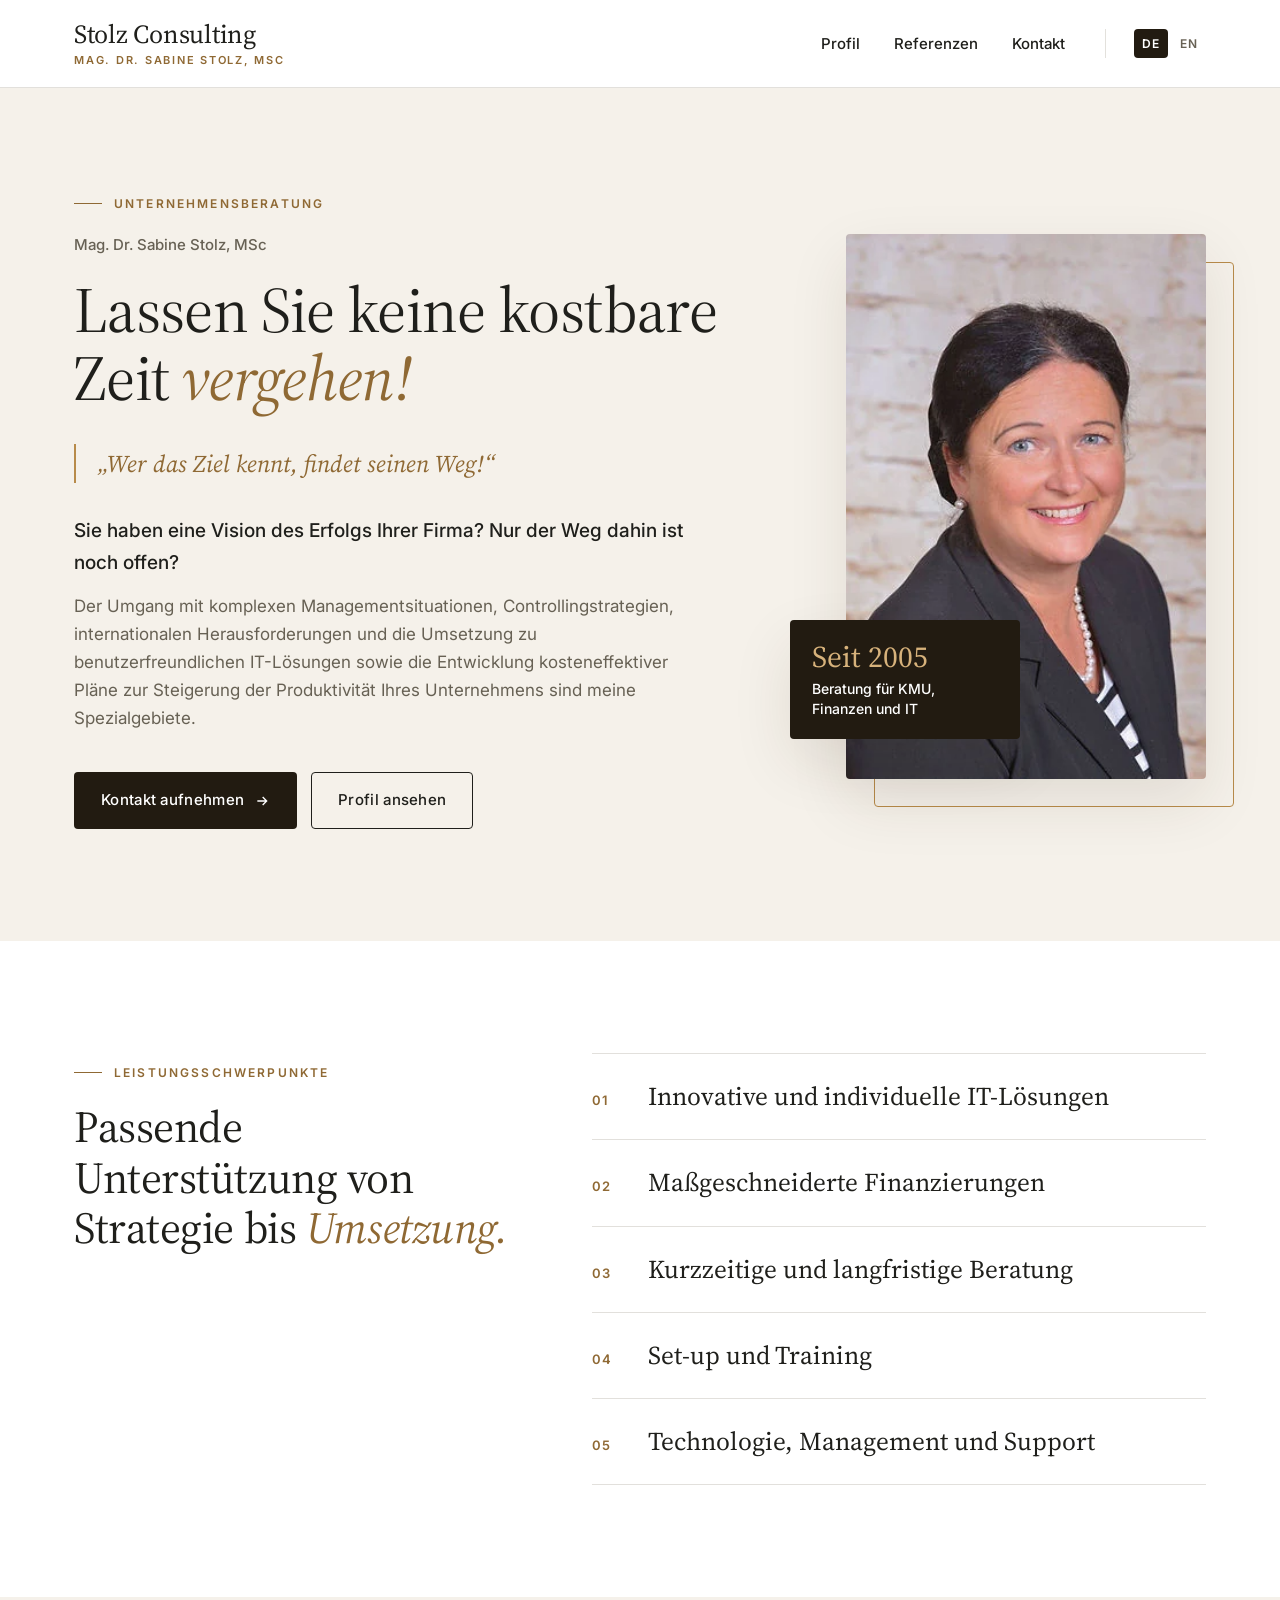
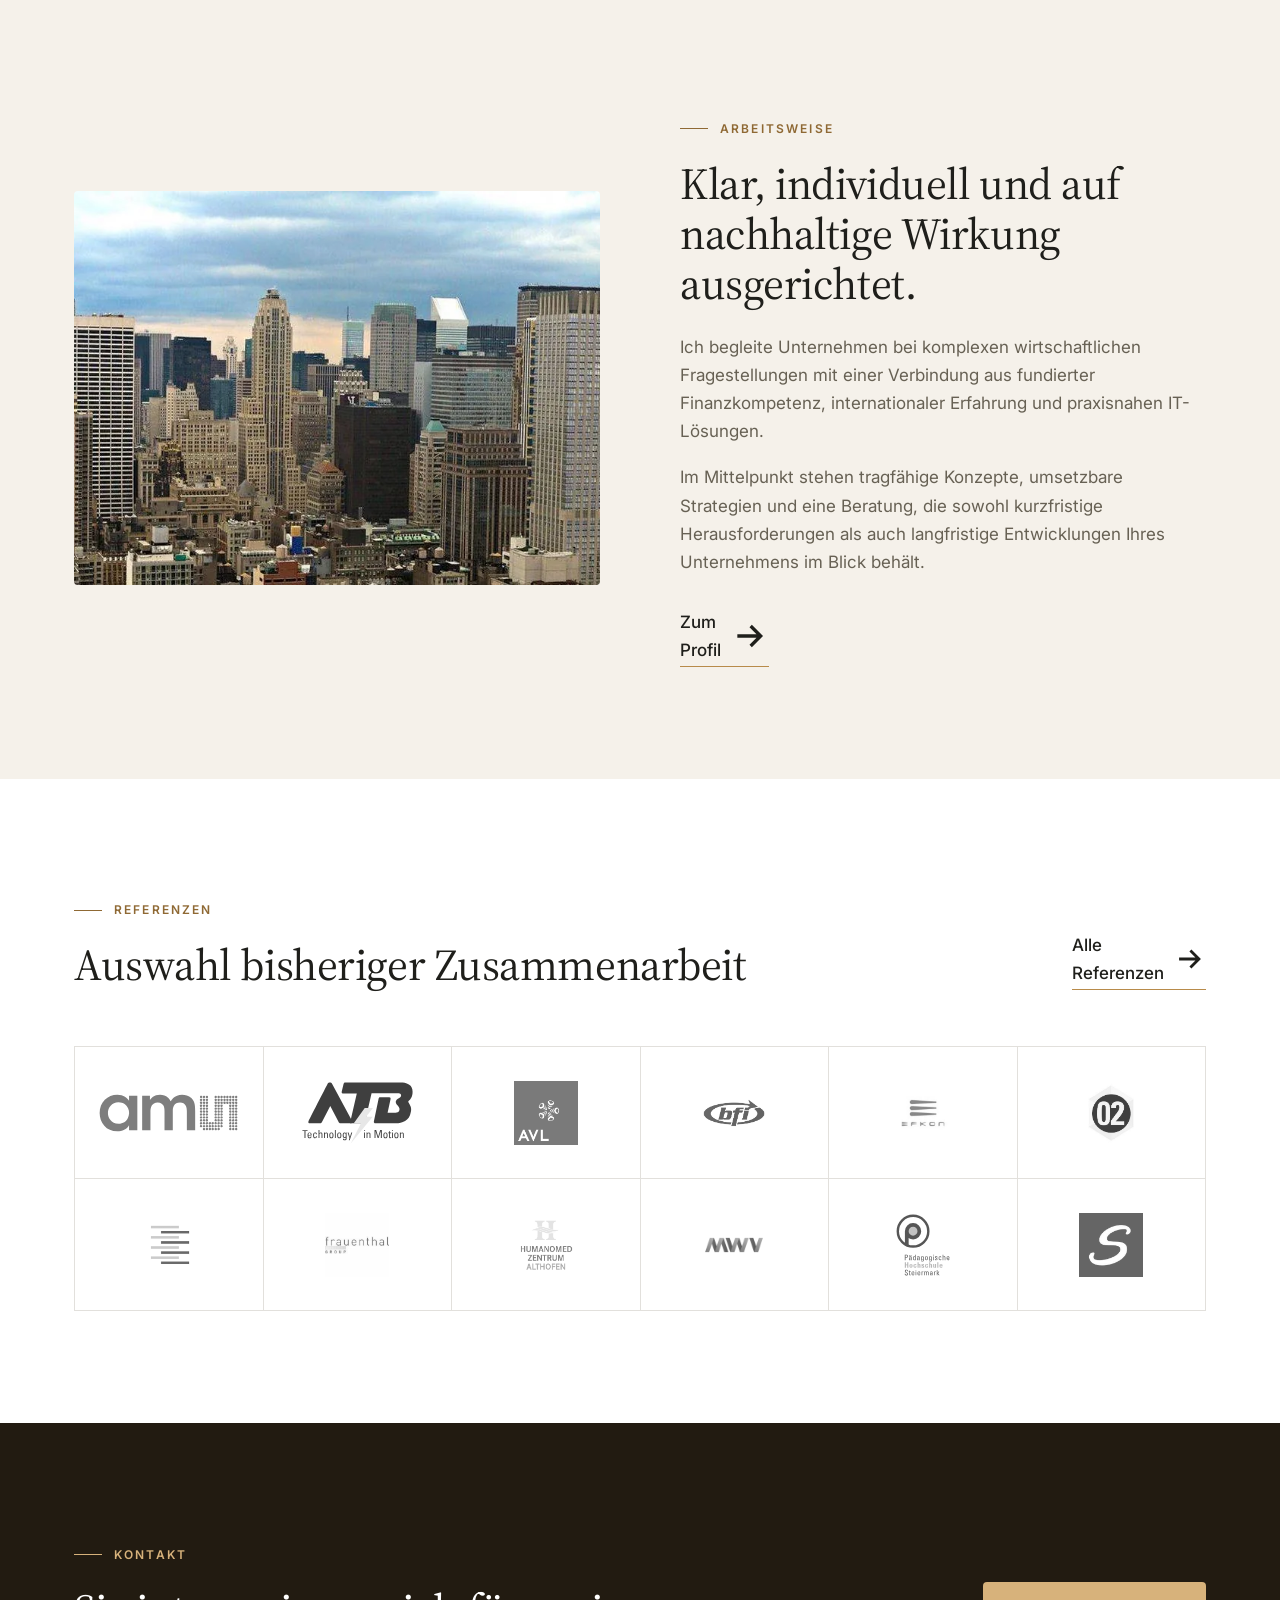
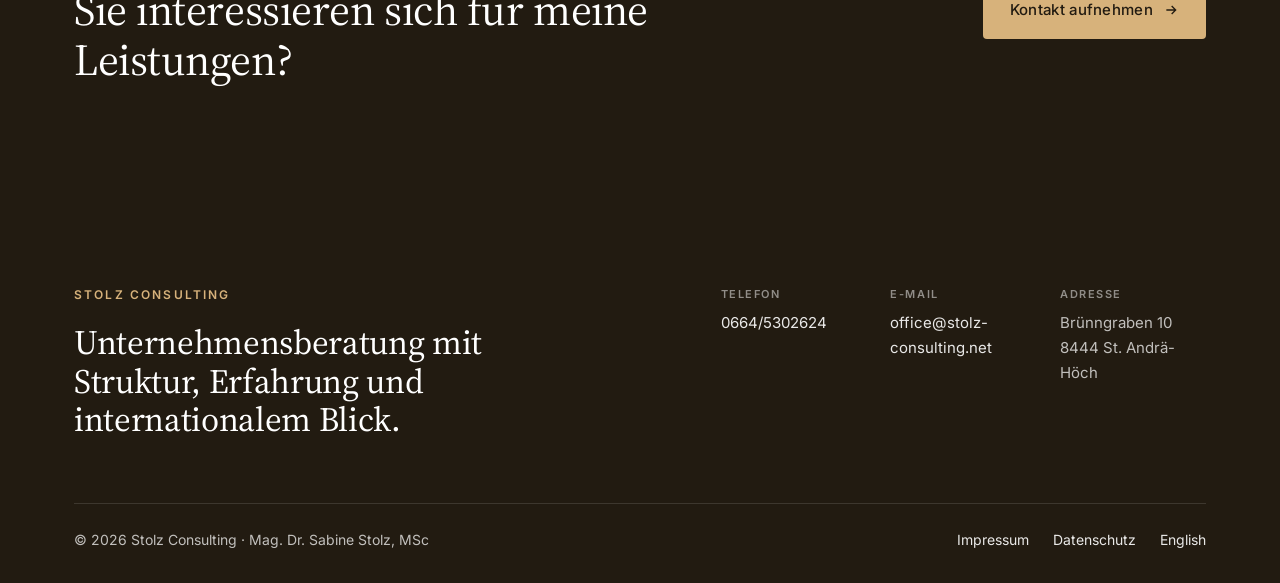
<file: index.html>
<!DOCTYPE html>
<html lang="de">
<head>
  <meta charset="utf-8">
  <meta name="viewport" content="width=device-width, initial-scale=1">
  <title>Stolz Consulting – Unternehmensberatung | Mag. Dr. Sabine Stolz, MSc</title>
  <meta name="description" content="Unternehmensberatung von Mag. Dr. Sabine Stolz, MSc: Management, Controlling, Finanzierung, Internationalisierung und IT-Lösungen für KMU – seit 2005.">
  <link rel="canonical" href="https://www.stolz-consulting.net/">
  <link rel="alternate" hreflang="de" href="https://www.stolz-consulting.net/">
  <link rel="alternate" hreflang="en" href="https://www.stolz-consulting.net/en/">
  <link rel="alternate" hreflang="x-default" href="https://www.stolz-consulting.net/">
  <meta property="og:type" content="website">
  <meta property="og:locale" content="de_AT">
  <meta property="og:title" content="Stolz Consulting – Unternehmensberatung | Mag. Dr. Sabine Stolz, MSc">
  <meta property="og:description" content="Unternehmensberatung von Mag. Dr. Sabine Stolz, MSc: Management, Controlling, Finanzierung, Internationalisierung und IT-Lösungen für KMU – seit 2005.">
  <meta property="og:url" content="https://www.stolz-consulting.net/">
  <meta property="og:image" content="https://www.stolz-consulting.net/assets/img/og-image.jpg">
  <meta name="theme-color" content="#221b11">
  <link rel="icon" type="image/svg+xml" href="assets/img/favicon.svg">
  <link rel="preconnect" href="https://fonts.googleapis.com">
  <link rel="preconnect" href="https://fonts.gstatic.com" crossorigin>
  <link rel="stylesheet" href="https://fonts.googleapis.com/css2?family=Inter:wght@400;500;600&family=Source+Serif+4:ital,opsz,wght@0,8..60,400;1,8..60,400&display=swap">
  <link rel="stylesheet" href="assets/css/style.css">
</head>
<body>
  <a class="skip-link" href="#main">Zum Inhalt springen</a>

  <header class="site-header">
    <div class="container">
      <a class="brand" href="./" aria-label="Stolz Consulting – Startseite">
        <span class="brand__name">Stolz Consulting</span>
        <span class="brand__sub">Mag. Dr. Sabine Stolz, MSc</span>
      </a>
      <button class="nav-toggle" type="button" aria-expanded="false" aria-controls="nav" aria-label="Menü öffnen"><span></span></button>
      <nav class="nav" id="nav" aria-label="Hauptnavigation">
        <ul class="nav__list"><li><a class="nav__link" href="profil/">Profil</a></li><li><a class="nav__link" href="referenzen/">Referenzen</a></li><li><a class="nav__link" href="kontakt/">Kontakt</a></li></ul>
        <div class="lang" aria-label="Sprache"><span aria-current="true" lang="de">DE</span><a href="en/" lang="en" hreflang="en">EN</a></div>
      </nav>
    </div>
  </header>

  <main id="main">
    <section class="hero">
      <div class="container hero__grid">
        <div class="reveal">
          <p class="eyebrow">Unternehmensberatung</p>
          <p class="hero__name">Mag. Dr. Sabine Stolz, MSc</p>
          <h1 class="h1">Lassen Sie keine kostbare Zeit <em>vergehen!</em></h1>
          <blockquote class="hero__quote">„Wer das Ziel kennt, findet seinen Weg!“</blockquote>
          <div class="hero__text">
            <p class="intro">Sie haben eine Vision des Erfolgs Ihrer Firma? Nur der Weg dahin ist noch offen?</p>
            <p>Der Umgang mit komplexen Managementsituationen, Controllingstrategien, internationalen Herausforderungen und die Umsetzung zu benutzerfreundlichen IT-Lösungen sowie die Entwicklung kosteneffektiver Pläne zur Steigerung der Produktivität Ihres Unternehmens sind meine Spezialgebiete.</p>
          </div>
          <div class="hero__actions">
            <a class="btn btn--primary" href="kontakt/">Kontakt aufnehmen <svg viewBox="0 0 24 24" fill="none" stroke="currentColor" stroke-width="2" aria-hidden="true"><path d="M5 12h14M13 6l6 6-6 6"/></svg></a>
            <a class="btn btn--ghost" href="profil/">Profil ansehen</a>
          </div>
        </div>
        <div class="hero__media reveal">
          <picture>
            <source type="image/webp" srcset="assets/img/portrait.webp">
            <img src="assets/img/portrait.jpg" alt="Portrait von Mag. Dr. Sabine Stolz, MSc" width="313" height="474" fetchpriority="high">
          </picture>
          <div class="hero__badge"><span>Seit 2005</span><strong>Beratung für KMU, Finanzen und IT</strong></div>
        </div>
      </div>
    </section>

    <section class="section">
      <div class="container services__grid">
        <div class="reveal">
          <p class="eyebrow">Leistungsschwerpunkte</p>
          <h2 class="h2">Passende Unterstützung von Strategie bis <em>Umsetzung.</em></h2>
        </div>
        <ul class="service-list reveal">
          <li>Innovative und individuelle IT-Lösungen</li>
          <li>Maßgeschneiderte Finanzierungen</li>
          <li>Kurzzeitige und langfristige Beratung</li>
          <li>Set-up und Training</li>
          <li>Technologie, Management und Support</li>
        </ul>
      </div>
    </section>

    <section class="section section--cream">
      <div class="container split">
        <div class="split__media reveal">
          <picture>
            <source type="image/webp" srcset="assets/img/city.webp">
            <img src="assets/img/city.jpg" alt="Stadtansicht als Symbol für internationale Unternehmensberatung" width="999" height="520" loading="lazy">
          </picture>
        </div>
        <div class="split__text reveal">
          <p class="eyebrow">Arbeitsweise</p>
          <h2 class="h2">Klar, individuell und auf nachhaltige Wirkung ausgerichtet.</h2>
          <div class="prose">
            <p>Ich begleite Unternehmen bei komplexen wirtschaftlichen Fragestellungen mit einer Verbindung aus fundierter Finanzkompetenz, internationaler Erfahrung und praxisnahen IT-Lösungen.</p>
            <p>Im Mittelpunkt stehen tragfähige Konzepte, umsetzbare Strategien und eine Beratung, die sowohl kurzfristige Herausforderungen als auch langfristige Entwicklungen Ihres Unternehmens im Blick behält.</p>
          </div>
          <a class="link-arrow" href="profil/">Zum Profil <svg viewBox="0 0 24 24" fill="none" stroke="currentColor" stroke-width="2" aria-hidden="true"><path d="M5 12h14M13 6l6 6-6 6"/></svg></a>
        </div>
      </div>
    </section>

    <section class="section">
      <div class="container">
        <div class="section__head section__head--row reveal">
          <div>
            <p class="eyebrow">Referenzen</p>
            <h2 class="h2">Auswahl bisheriger Zusammenarbeit</h2>
          </div>
          <a class="link-arrow" href="referenzen/">Alle Referenzen <svg viewBox="0 0 24 24" fill="none" stroke="currentColor" stroke-width="2" aria-hidden="true"><path d="M5 12h14M13 6l6 6-6 6"/></svg></a>
        </div>
        <ul class="logo-grid reveal"><li><img src="assets/img/referenzen/ams.svg" alt="ams - austriamicrosystems AG" loading="lazy"></li><li><img src="assets/img/referenzen/atb.svg" alt="ATB Austria Antriebstechnik AG" loading="lazy"></li><li><img src="assets/img/referenzen/avl.png" alt="AVL List GmbH" loading="lazy"></li><li><img src="assets/img/referenzen/bfi.jpg" alt="BFI Steiermark" loading="lazy"></li><li><img src="assets/img/referenzen/efkon.jpeg" alt="Efkon AG" loading="lazy"></li><li><img src="assets/img/referenzen/campus-02.jpeg" alt="FH Campus 02" loading="lazy"></li><li><img src="assets/img/referenzen/fh-hamburg.png" alt="FH Hamburg" loading="lazy"></li><li><img src="assets/img/referenzen/frauenthal.jpeg" alt="Frauenthal Holding AG" loading="lazy"></li><li><img src="assets/img/referenzen/kurzentrum-althofen.png" alt="Kurzentrum Althofen GmbH" loading="lazy"></li><li><img src="assets/img/referenzen/meadwestvaco.png" alt="Meadwestvaco GmbH" loading="lazy"></li><li><img src="assets/img/referenzen/ph-steiermark.svg" alt="Pädagogische Hochschule Steiermark" loading="lazy"></li><li><img src="assets/img/referenzen/saubermacher.jpeg" alt="Saubermacher Dienstleistungs AG" loading="lazy"></li></ul>
      </div>
    </section>

    <section class="section section--dark">
      <div class="container cta reveal">
        <div>
          <p class="eyebrow">Kontakt</p>
          <h2 class="h2">Sie interessieren sich für meine Leistungen?</h2>
        </div>
        <a class="btn btn--light" href="kontakt/">Kontakt aufnehmen <svg viewBox="0 0 24 24" fill="none" stroke="currentColor" stroke-width="2" aria-hidden="true"><path d="M5 12h14M13 6l6 6-6 6"/></svg></a>
      </div>
    </section>
  </main>

  <footer class="site-footer">
    <div class="container">
      <div class="site-footer__top">
        <div>
          <p class="kicker">Stolz Consulting</p>
          <p class="h2">Unternehmensberatung mit Struktur, Erfahrung und internationalem Blick.</p>
        </div>
        <div class="site-footer__contact">
          <div><span class="k">Telefon</span><a href="tel:+436645302624">0664/5302624</a></div>
          <div><span class="k">E-Mail</span><a href="mailto:office@stolz-consulting.net">office@stolz-consulting.net</a></div>
          <div><span class="k">Adresse</span><address>Brünngraben 10<br>8444 St. Andrä-Höch</address></div>
        </div>
      </div>
      <div class="site-footer__bottom">
        <span>© <span data-year>2026</span> Stolz Consulting · Mag. Dr. Sabine Stolz, MSc</span>
        <nav class="site-footer__links" aria-label="Footer">
          <a href="impressum/">Impressum</a>
          <a href="datenschutz/">Datenschutz</a>
          <a href="en/" lang="en" hreflang="en">English</a>
        </nav>
      </div>
    </div>
  </footer>

  <script src="assets/js/main.js" defer></script>
</body>
</html>
</file>
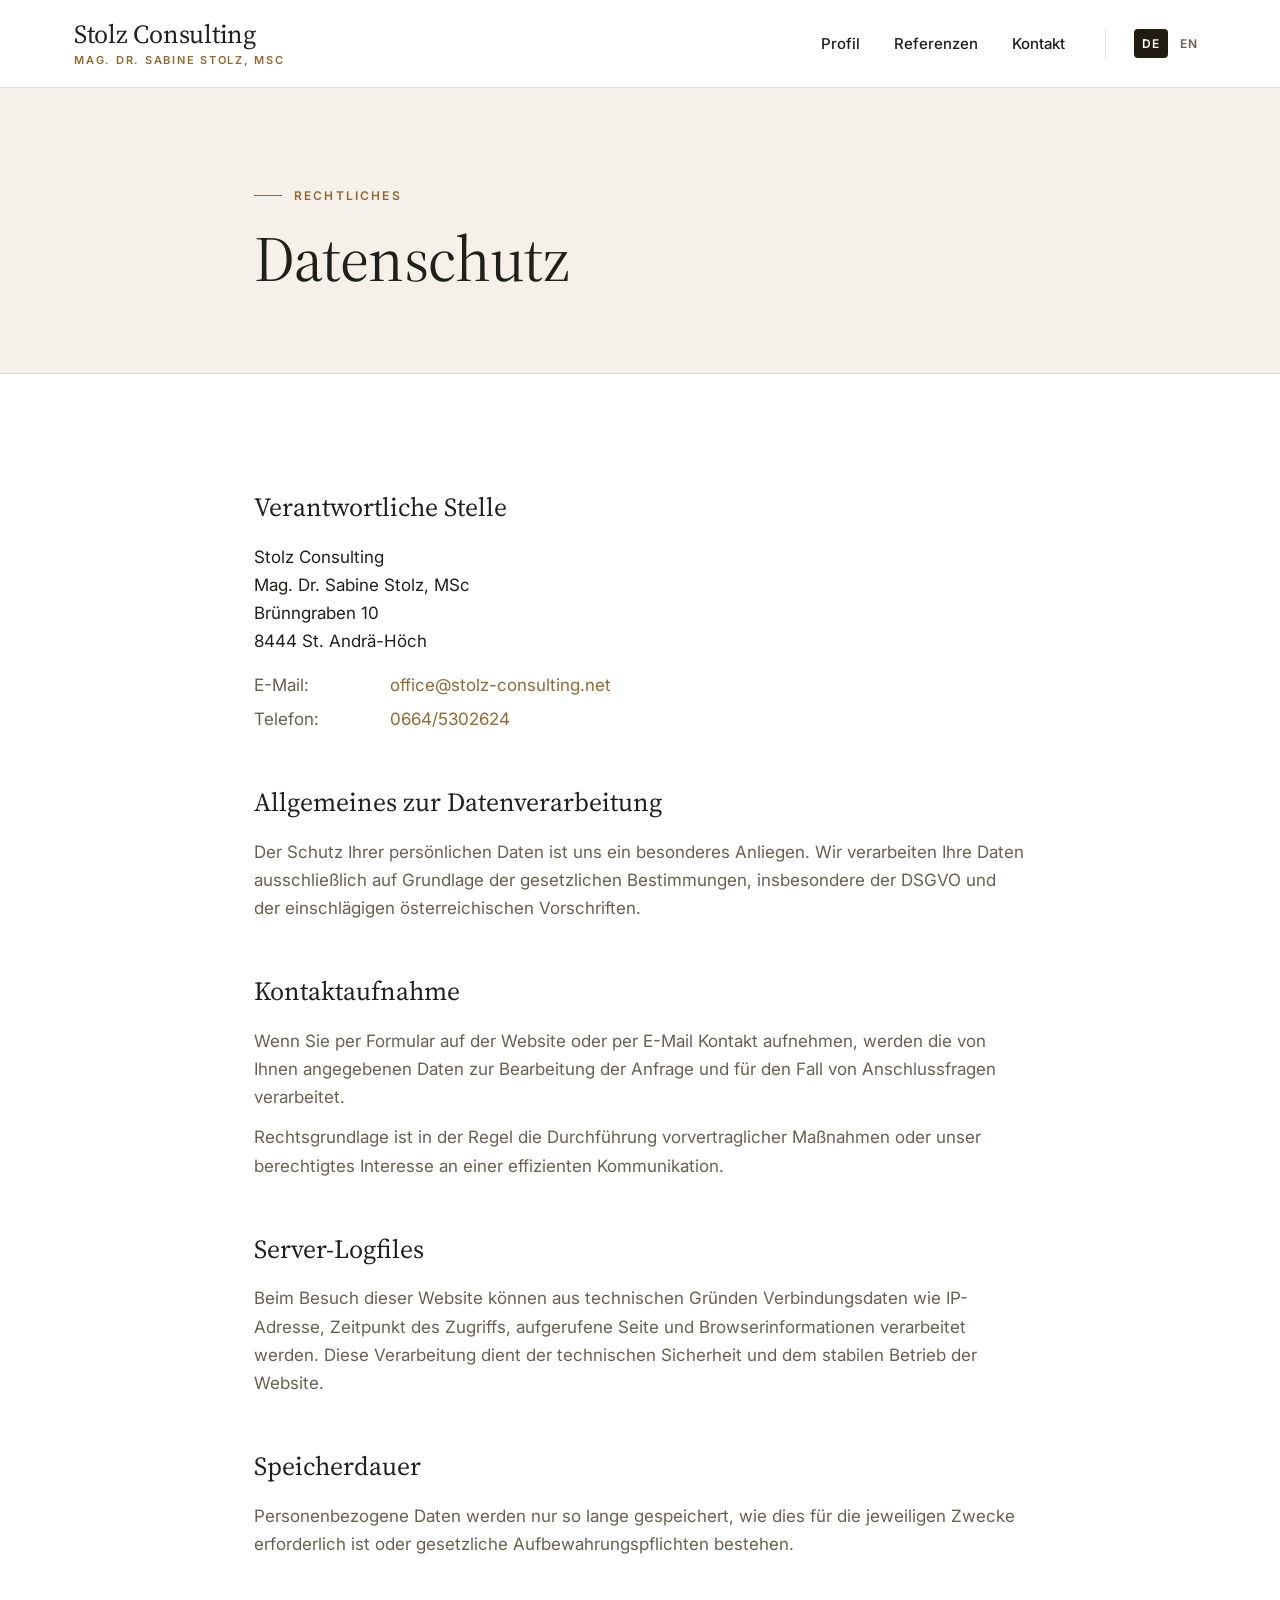
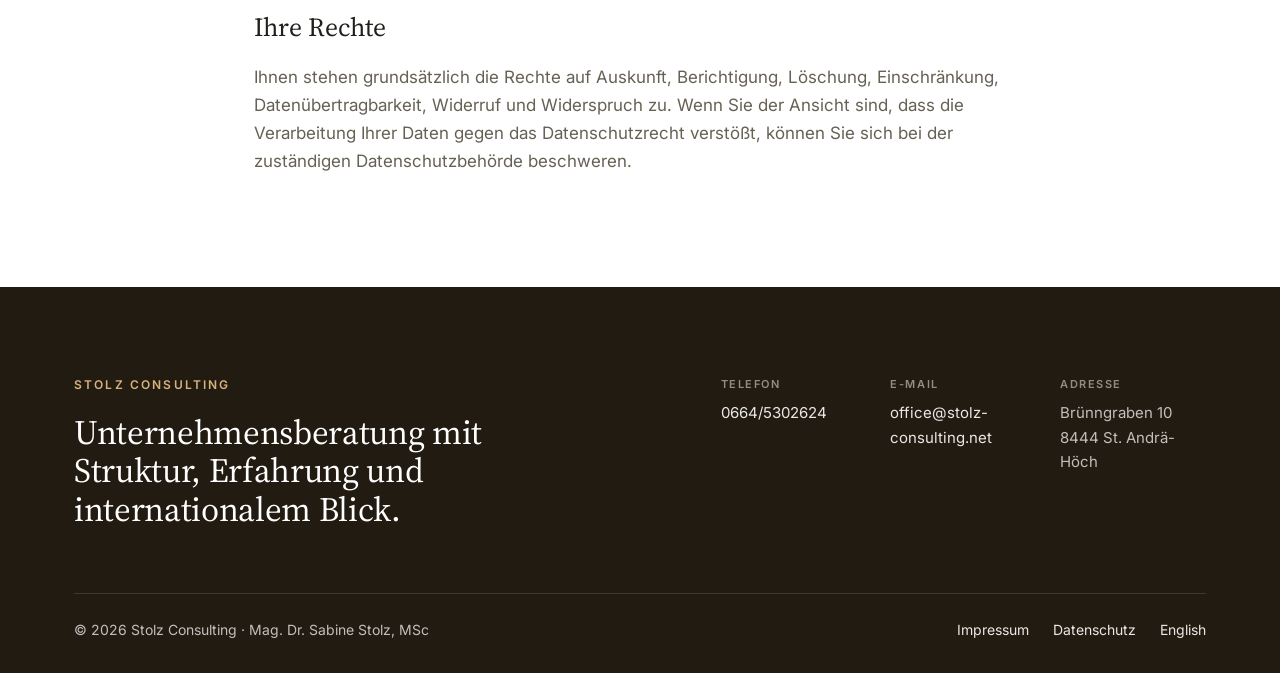
<file: datenschutz/index.html>
<!DOCTYPE html>
<html lang="de">
<head>
  <meta charset="utf-8">
  <meta name="viewport" content="width=device-width, initial-scale=1">
  <title>Datenschutz – Stolz Consulting</title>
  <meta name="description" content="Datenschutzerklärung von Stolz Consulting.">
  <link rel="canonical" href="https://www.stolz-consulting.net/datenschutz/">
  <link rel="alternate" hreflang="de" href="https://www.stolz-consulting.net/datenschutz/">
  <link rel="alternate" hreflang="en" href="https://www.stolz-consulting.net/en/privacy/">
  <link rel="alternate" hreflang="x-default" href="https://www.stolz-consulting.net/datenschutz/">
  <meta property="og:type" content="website">
  <meta property="og:locale" content="de_AT">
  <meta property="og:title" content="Datenschutz – Stolz Consulting">
  <meta property="og:description" content="Datenschutzerklärung von Stolz Consulting.">
  <meta property="og:url" content="https://www.stolz-consulting.net/datenschutz/">
  <meta property="og:image" content="https://www.stolz-consulting.net/assets/img/og-image.jpg">
  <meta name="theme-color" content="#221b11">
  <link rel="icon" type="image/svg+xml" href="../assets/img/favicon.svg">
  <link rel="preconnect" href="https://fonts.googleapis.com">
  <link rel="preconnect" href="https://fonts.gstatic.com" crossorigin>
  <link rel="stylesheet" href="https://fonts.googleapis.com/css2?family=Inter:wght@400;500;600&family=Source+Serif+4:ital,opsz,wght@0,8..60,400;1,8..60,400&display=swap">
  <link rel="stylesheet" href="../assets/css/style.css">
</head>
<body>
  <a class="skip-link" href="#main">Zum Inhalt springen</a>

  <header class="site-header">
    <div class="container">
      <a class="brand" href="../" aria-label="Stolz Consulting – Startseite">
        <span class="brand__name">Stolz Consulting</span>
        <span class="brand__sub">Mag. Dr. Sabine Stolz, MSc</span>
      </a>
      <button class="nav-toggle" type="button" aria-expanded="false" aria-controls="nav" aria-label="Menü öffnen"><span></span></button>
      <nav class="nav" id="nav" aria-label="Hauptnavigation">
        <ul class="nav__list"><li><a class="nav__link" href="../profil/">Profil</a></li><li><a class="nav__link" href="../referenzen/">Referenzen</a></li><li><a class="nav__link" href="../kontakt/">Kontakt</a></li></ul>
        <div class="lang" aria-label="Sprache"><span aria-current="true" lang="de">DE</span><a href="../en/privacy/" lang="en" hreflang="en">EN</a></div>
      </nav>
    </div>
  </header>

  <main id="main">
    <section class="page-hero">
      <div class="container container--narrow">
        <p class="eyebrow">Rechtliches</p>
        <h1 class="h1">Datenschutz</h1>
      </div>
    </section>
    <section class="section">
      <div class="container container--narrow legal">
        <h2>Verantwortliche Stelle</h2>
        <address>Stolz Consulting<br>Mag. Dr. Sabine Stolz, MSc<br>Brünngraben 10<br>8444 St. Andrä-Höch</address>
        <dl>
          <dt>E-Mail:</dt><dd><a href="mailto:office@stolz-consulting.net">office@stolz-consulting.net</a></dd>
          <dt>Telefon:</dt><dd><a href="tel:+436645302624">0664/5302624</a></dd>
        </dl>
        <h2>Allgemeines zur Datenverarbeitung</h2>
        <p>Der Schutz Ihrer persönlichen Daten ist uns ein besonderes Anliegen. Wir verarbeiten Ihre Daten ausschließlich auf Grundlage der gesetzlichen Bestimmungen, insbesondere der DSGVO und der einschlägigen österreichischen Vorschriften.</p>
        <h2>Kontaktaufnahme</h2>
        <p>Wenn Sie per Formular auf der Website oder per E-Mail Kontakt aufnehmen, werden die von Ihnen angegebenen Daten zur Bearbeitung der Anfrage und für den Fall von Anschlussfragen verarbeitet.</p>
        <p>Rechtsgrundlage ist in der Regel die Durchführung vorvertraglicher Maßnahmen oder unser berechtigtes Interesse an einer effizienten Kommunikation.</p>
        <h2>Server-Logfiles</h2>
        <p>Beim Besuch dieser Website können aus technischen Gründen Verbindungsdaten wie IP-Adresse, Zeitpunkt des Zugriffs, aufgerufene Seite und Browserinformationen verarbeitet werden. Diese Verarbeitung dient der technischen Sicherheit und dem stabilen Betrieb der Website.</p>
        <h2>Speicherdauer</h2>
        <p>Personenbezogene Daten werden nur so lange gespeichert, wie dies für die jeweiligen Zwecke erforderlich ist oder gesetzliche Aufbewahrungspflichten bestehen.</p>
        <h2>Ihre Rechte</h2>
        <p>Ihnen stehen grundsätzlich die Rechte auf Auskunft, Berichtigung, Löschung, Einschränkung, Datenübertragbarkeit, Widerruf und Widerspruch zu. Wenn Sie der Ansicht sind, dass die Verarbeitung Ihrer Daten gegen das Datenschutzrecht verstößt, können Sie sich bei der zuständigen Datenschutzbehörde beschweren.</p>
      </div>
    </section>
  </main>

  <footer class="site-footer">
    <div class="container">
      <div class="site-footer__top">
        <div>
          <p class="kicker">Stolz Consulting</p>
          <p class="h2">Unternehmensberatung mit Struktur, Erfahrung und internationalem Blick.</p>
        </div>
        <div class="site-footer__contact">
          <div><span class="k">Telefon</span><a href="tel:+436645302624">0664/5302624</a></div>
          <div><span class="k">E-Mail</span><a href="mailto:office@stolz-consulting.net">office@stolz-consulting.net</a></div>
          <div><span class="k">Adresse</span><address>Brünngraben 10<br>8444 St. Andrä-Höch</address></div>
        </div>
      </div>
      <div class="site-footer__bottom">
        <span>© <span data-year>2026</span> Stolz Consulting · Mag. Dr. Sabine Stolz, MSc</span>
        <nav class="site-footer__links" aria-label="Footer">
          <a href="../impressum/">Impressum</a>
          <a href="../datenschutz/">Datenschutz</a>
          <a href="../en/privacy/" lang="en" hreflang="en">English</a>
        </nav>
      </div>
    </div>
  </footer>

  <script src="../assets/js/main.js" defer></script>
</body>
</html>
</file>
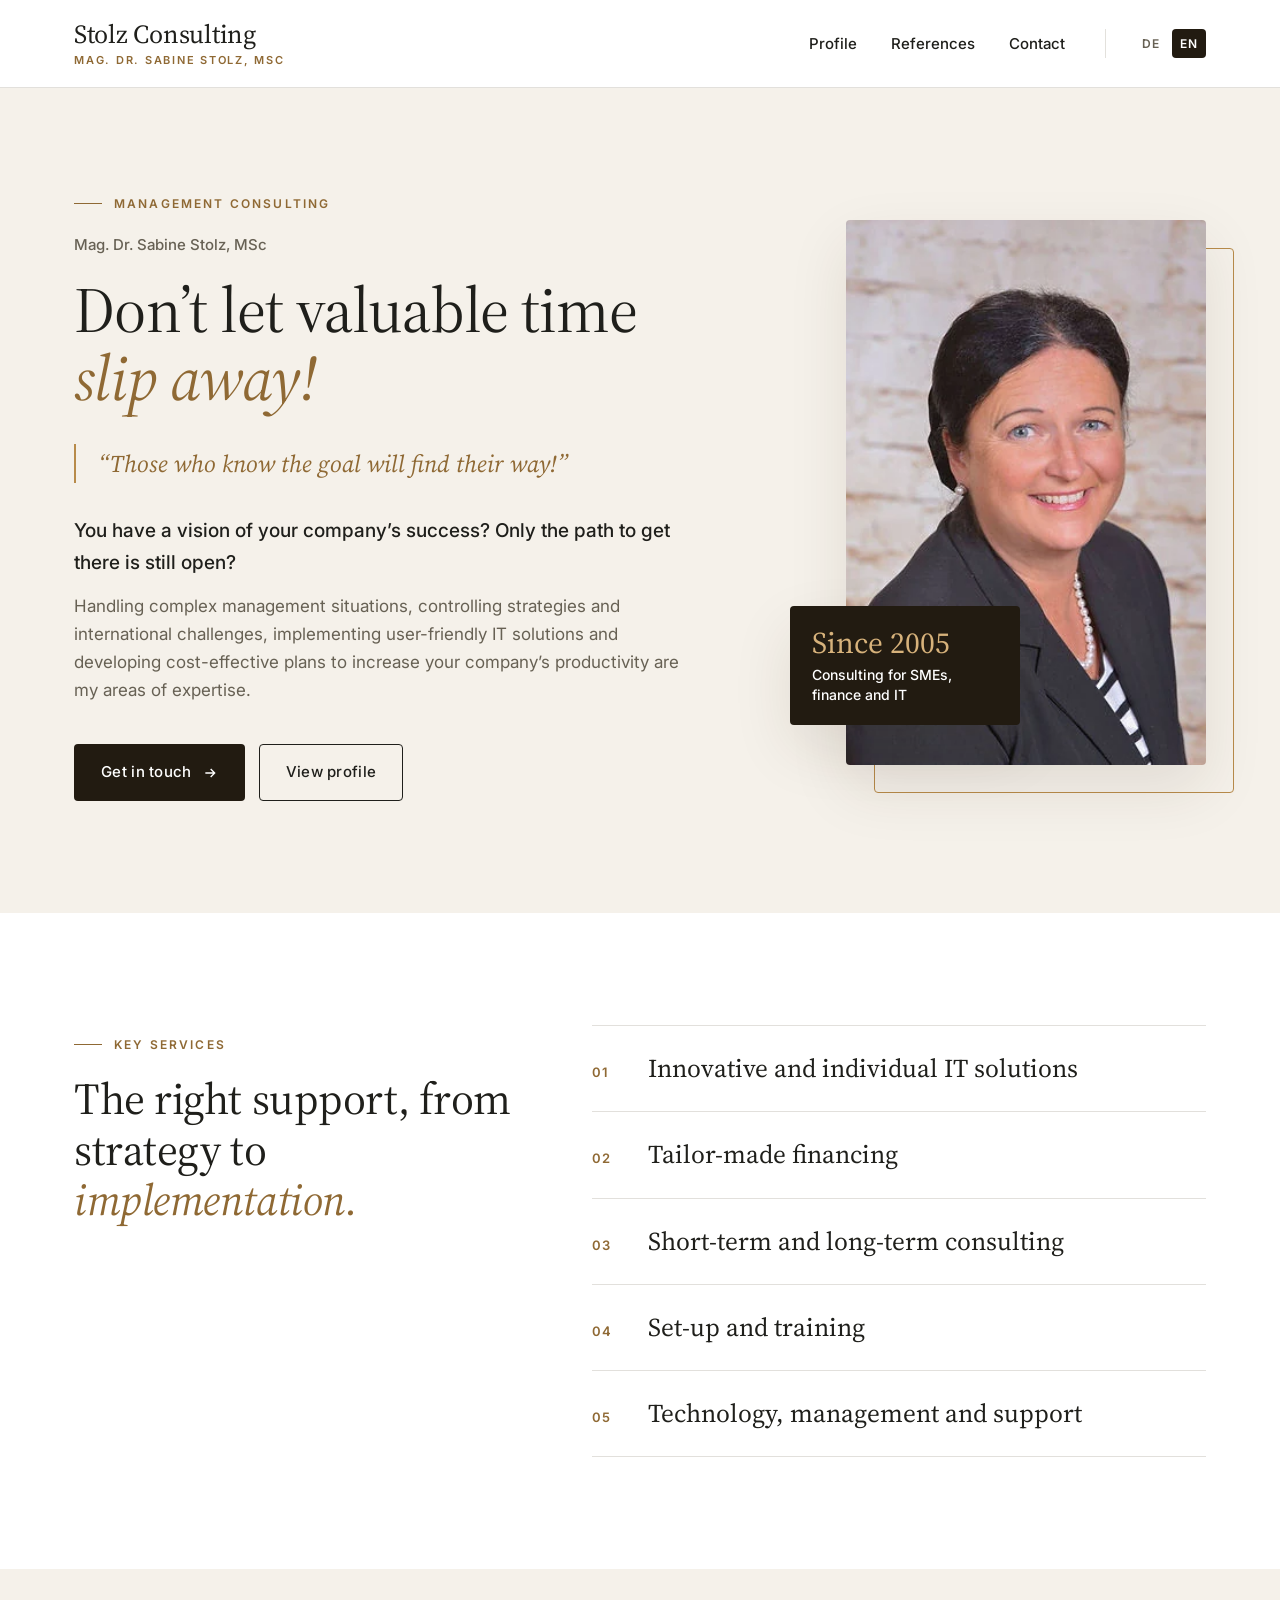
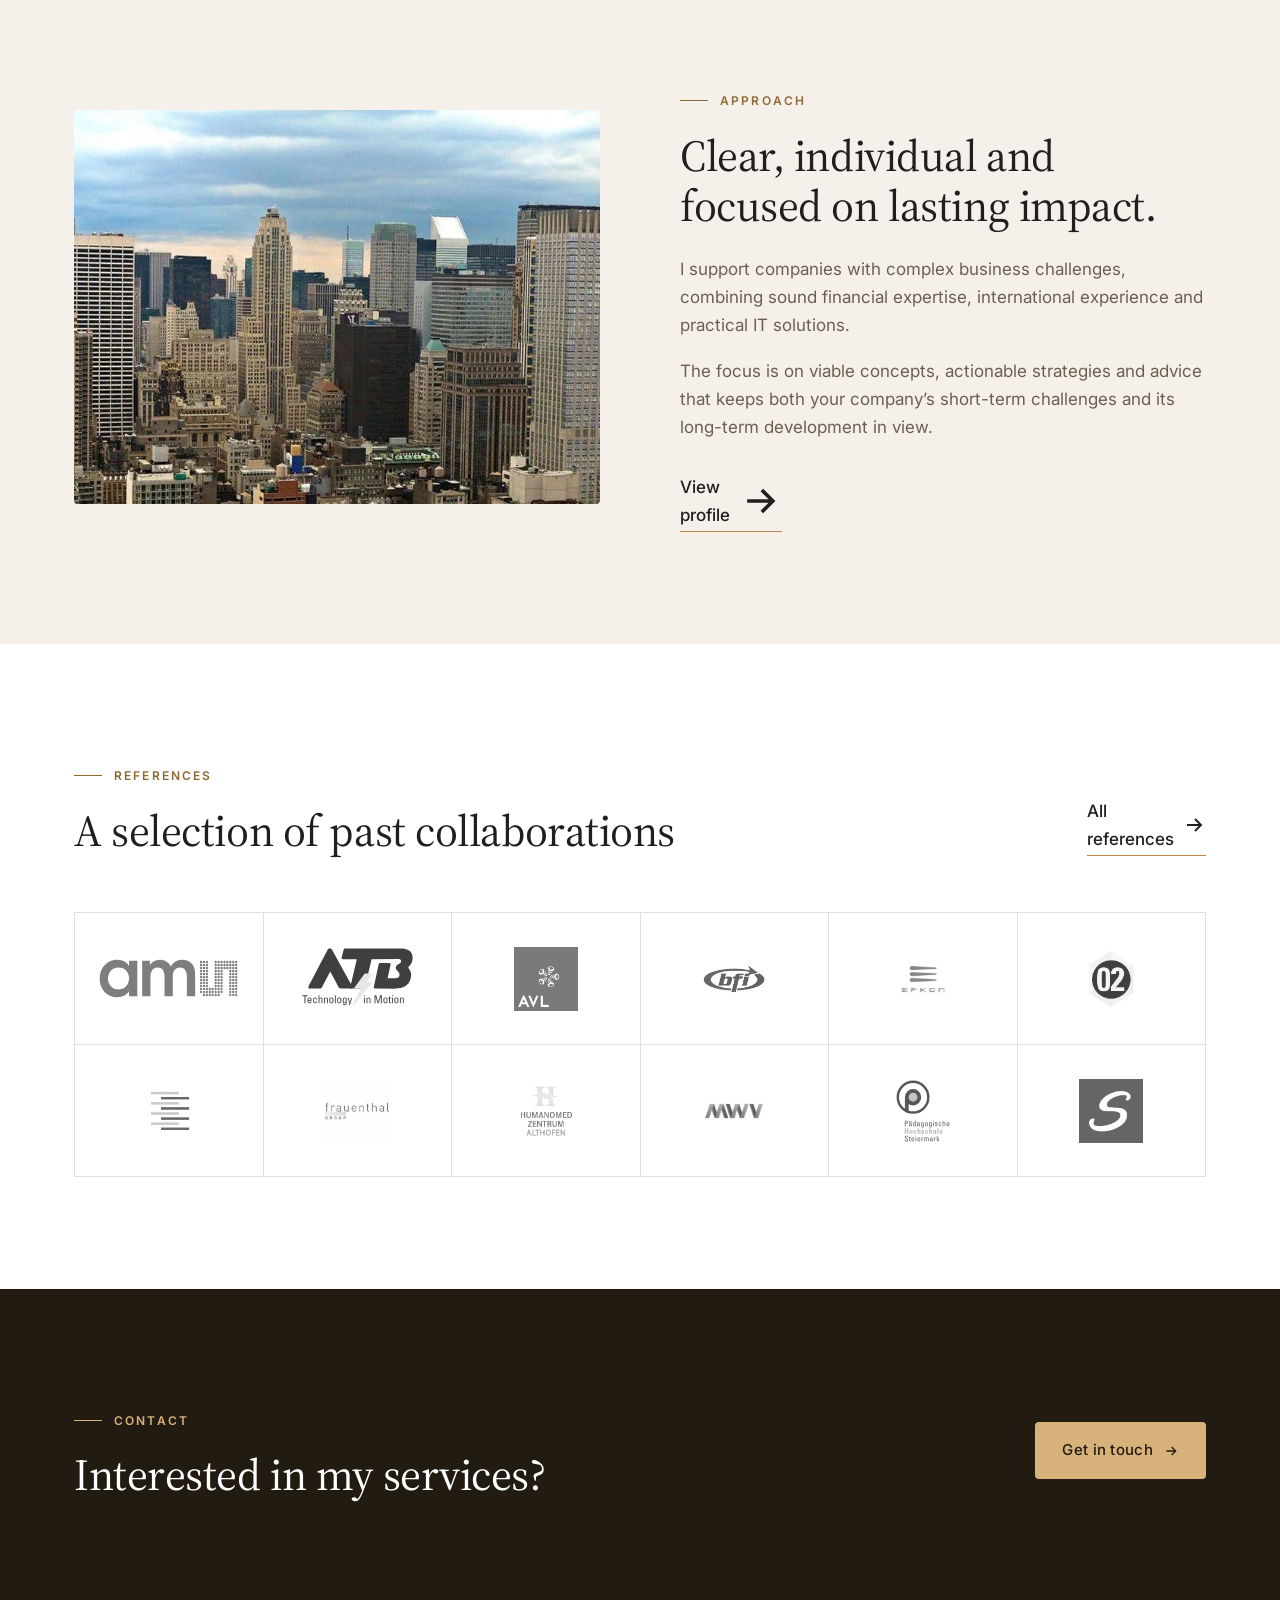
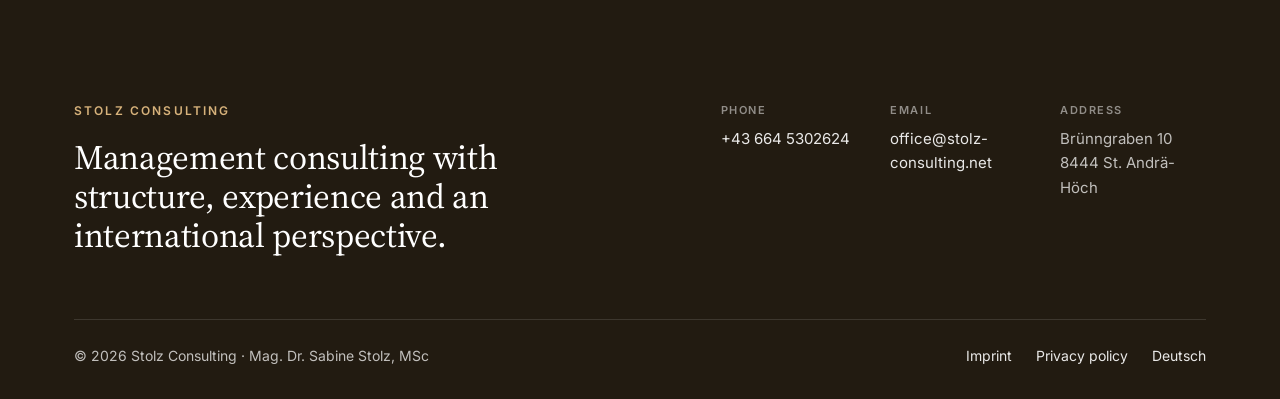
<file: en/index.html>
<!DOCTYPE html>
<html lang="en">
<head>
  <meta charset="utf-8">
  <meta name="viewport" content="width=device-width, initial-scale=1">
  <title>Stolz Consulting – Management Consulting | Mag. Dr. Sabine Stolz, MSc</title>
  <meta name="description" content="Management consulting by Mag. Dr. Sabine Stolz, MSc: management, controlling, financing, internationalisation and IT solutions for SMEs – since 2005.">
  <link rel="canonical" href="https://www.stolz-consulting.net/en/">
  <link rel="alternate" hreflang="de" href="https://www.stolz-consulting.net/">
  <link rel="alternate" hreflang="en" href="https://www.stolz-consulting.net/en/">
  <link rel="alternate" hreflang="x-default" href="https://www.stolz-consulting.net/">
  <meta property="og:type" content="website">
  <meta property="og:locale" content="en_GB">
  <meta property="og:title" content="Stolz Consulting – Management Consulting | Mag. Dr. Sabine Stolz, MSc">
  <meta property="og:description" content="Management consulting by Mag. Dr. Sabine Stolz, MSc: management, controlling, financing, internationalisation and IT solutions for SMEs – since 2005.">
  <meta property="og:url" content="https://www.stolz-consulting.net/en/">
  <meta property="og:image" content="https://www.stolz-consulting.net/assets/img/og-image.jpg">
  <meta name="theme-color" content="#221b11">
  <link rel="icon" type="image/svg+xml" href="../assets/img/favicon.svg">
  <link rel="preconnect" href="https://fonts.googleapis.com">
  <link rel="preconnect" href="https://fonts.gstatic.com" crossorigin>
  <link rel="stylesheet" href="https://fonts.googleapis.com/css2?family=Inter:wght@400;500;600&family=Source+Serif+4:ital,opsz,wght@0,8..60,400;1,8..60,400&display=swap">
  <link rel="stylesheet" href="../assets/css/style.css">
</head>
<body>
  <a class="skip-link" href="#main">Skip to content</a>

  <header class="site-header">
    <div class="container">
      <a class="brand" href="../en/" aria-label="Stolz Consulting – Home">
        <span class="brand__name">Stolz Consulting</span>
        <span class="brand__sub">Mag. Dr. Sabine Stolz, MSc</span>
      </a>
      <button class="nav-toggle" type="button" aria-expanded="false" aria-controls="nav" aria-label="Open menu"><span></span></button>
      <nav class="nav" id="nav" aria-label="Main navigation">
        <ul class="nav__list"><li><a class="nav__link" href="../en/profile/">Profile</a></li><li><a class="nav__link" href="../en/references/">References</a></li><li><a class="nav__link" href="../en/contact/">Contact</a></li></ul>
        <div class="lang" aria-label="Language"><a href="../" lang="de" hreflang="de">DE</a><span aria-current="true" lang="en">EN</span></div>
      </nav>
    </div>
  </header>

  <main id="main">
    <section class="hero">
      <div class="container hero__grid">
        <div class="reveal">
          <p class="eyebrow">Management consulting</p>
          <p class="hero__name">Mag. Dr. Sabine Stolz, MSc</p>
          <h1 class="h1">Don’t let valuable time <em>slip away!</em></h1>
          <blockquote class="hero__quote">“Those who know the goal will find their way!”</blockquote>
          <div class="hero__text">
            <p class="intro">You have a vision of your company’s success? Only the path to get there is still open?</p>
            <p>Handling complex management situations, controlling strategies and international challenges, implementing user-friendly IT solutions and developing cost-effective plans to increase your company’s productivity are my areas of expertise.</p>
          </div>
          <div class="hero__actions">
            <a class="btn btn--primary" href="../en/contact/">Get in touch <svg viewBox="0 0 24 24" fill="none" stroke="currentColor" stroke-width="2" aria-hidden="true"><path d="M5 12h14M13 6l6 6-6 6"/></svg></a>
            <a class="btn btn--ghost" href="../en/profile/">View profile</a>
          </div>
        </div>
        <div class="hero__media reveal">
          <picture>
            <source type="image/webp" srcset="../assets/img/portrait.webp">
            <img src="../assets/img/portrait.jpg" alt="Portrait of Mag. Dr. Sabine Stolz, MSc" width="313" height="474" fetchpriority="high">
          </picture>
          <div class="hero__badge"><span>Since 2005</span><strong>Consulting for SMEs, finance and IT</strong></div>
        </div>
      </div>
    </section>

    <section class="section">
      <div class="container services__grid">
        <div class="reveal">
          <p class="eyebrow">Key services</p>
          <h2 class="h2">The right support, from strategy to <em>implementation.</em></h2>
        </div>
        <ul class="service-list reveal">
          <li>Innovative and individual IT solutions</li>
          <li>Tailor-made financing</li>
          <li>Short-term and long-term consulting</li>
          <li>Set-up and training</li>
          <li>Technology, management and support</li>
        </ul>
      </div>
    </section>

    <section class="section section--cream">
      <div class="container split">
        <div class="split__media reveal">
          <picture>
            <source type="image/webp" srcset="../assets/img/city.webp">
            <img src="../assets/img/city.jpg" alt="City skyline as a symbol of international management consulting" width="999" height="520" loading="lazy">
          </picture>
        </div>
        <div class="split__text reveal">
          <p class="eyebrow">Approach</p>
          <h2 class="h2">Clear, individual and focused on lasting impact.</h2>
          <div class="prose">
            <p>I support companies with complex business challenges, combining sound financial expertise, international experience and practical IT solutions.</p>
            <p>The focus is on viable concepts, actionable strategies and advice that keeps both your company’s short-term challenges and its long-term development in view.</p>
          </div>
          <a class="link-arrow" href="../en/profile/">View profile <svg viewBox="0 0 24 24" fill="none" stroke="currentColor" stroke-width="2" aria-hidden="true"><path d="M5 12h14M13 6l6 6-6 6"/></svg></a>
        </div>
      </div>
    </section>

    <section class="section">
      <div class="container">
        <div class="section__head section__head--row reveal">
          <div>
            <p class="eyebrow">References</p>
            <h2 class="h2">A selection of past collaborations</h2>
          </div>
          <a class="link-arrow" href="../en/references/">All references <svg viewBox="0 0 24 24" fill="none" stroke="currentColor" stroke-width="2" aria-hidden="true"><path d="M5 12h14M13 6l6 6-6 6"/></svg></a>
        </div>
        <ul class="logo-grid reveal"><li><img src="../assets/img/referenzen/ams.svg" alt="ams - austriamicrosystems AG" loading="lazy"></li><li><img src="../assets/img/referenzen/atb.svg" alt="ATB Austria Antriebstechnik AG" loading="lazy"></li><li><img src="../assets/img/referenzen/avl.png" alt="AVL List GmbH" loading="lazy"></li><li><img src="../assets/img/referenzen/bfi.jpg" alt="BFI Steiermark" loading="lazy"></li><li><img src="../assets/img/referenzen/efkon.jpeg" alt="Efkon AG" loading="lazy"></li><li><img src="../assets/img/referenzen/campus-02.jpeg" alt="FH Campus 02" loading="lazy"></li><li><img src="../assets/img/referenzen/fh-hamburg.png" alt="FH Hamburg" loading="lazy"></li><li><img src="../assets/img/referenzen/frauenthal.jpeg" alt="Frauenthal Holding AG" loading="lazy"></li><li><img src="../assets/img/referenzen/kurzentrum-althofen.png" alt="Kurzentrum Althofen GmbH" loading="lazy"></li><li><img src="../assets/img/referenzen/meadwestvaco.png" alt="Meadwestvaco GmbH" loading="lazy"></li><li><img src="../assets/img/referenzen/ph-steiermark.svg" alt="Pädagogische Hochschule Steiermark" loading="lazy"></li><li><img src="../assets/img/referenzen/saubermacher.jpeg" alt="Saubermacher Dienstleistungs AG" loading="lazy"></li></ul>
      </div>
    </section>

    <section class="section section--dark">
      <div class="container cta reveal">
        <div>
          <p class="eyebrow">Contact</p>
          <h2 class="h2">Interested in my services?</h2>
        </div>
        <a class="btn btn--light" href="../en/contact/">Get in touch <svg viewBox="0 0 24 24" fill="none" stroke="currentColor" stroke-width="2" aria-hidden="true"><path d="M5 12h14M13 6l6 6-6 6"/></svg></a>
      </div>
    </section>
  </main>

  <footer class="site-footer">
    <div class="container">
      <div class="site-footer__top">
        <div>
          <p class="kicker">Stolz Consulting</p>
          <p class="h2">Management consulting with structure, experience and an international perspective.</p>
        </div>
        <div class="site-footer__contact">
          <div><span class="k">Phone</span><a href="tel:+436645302624">+43 664 5302624</a></div>
          <div><span class="k">Email</span><a href="mailto:office@stolz-consulting.net">office@stolz-consulting.net</a></div>
          <div><span class="k">Address</span><address>Brünngraben 10<br>8444 St. Andrä-Höch</address></div>
        </div>
      </div>
      <div class="site-footer__bottom">
        <span>© <span data-year>2026</span> Stolz Consulting · Mag. Dr. Sabine Stolz, MSc</span>
        <nav class="site-footer__links" aria-label="Footer">
          <a href="../en/imprint/">Imprint</a>
          <a href="../en/privacy/">Privacy policy</a>
          <a href="../" lang="de" hreflang="de">Deutsch</a>
        </nav>
      </div>
    </div>
  </footer>

  <script src="../assets/js/main.js" defer></script>
</body>
</html>
</file>
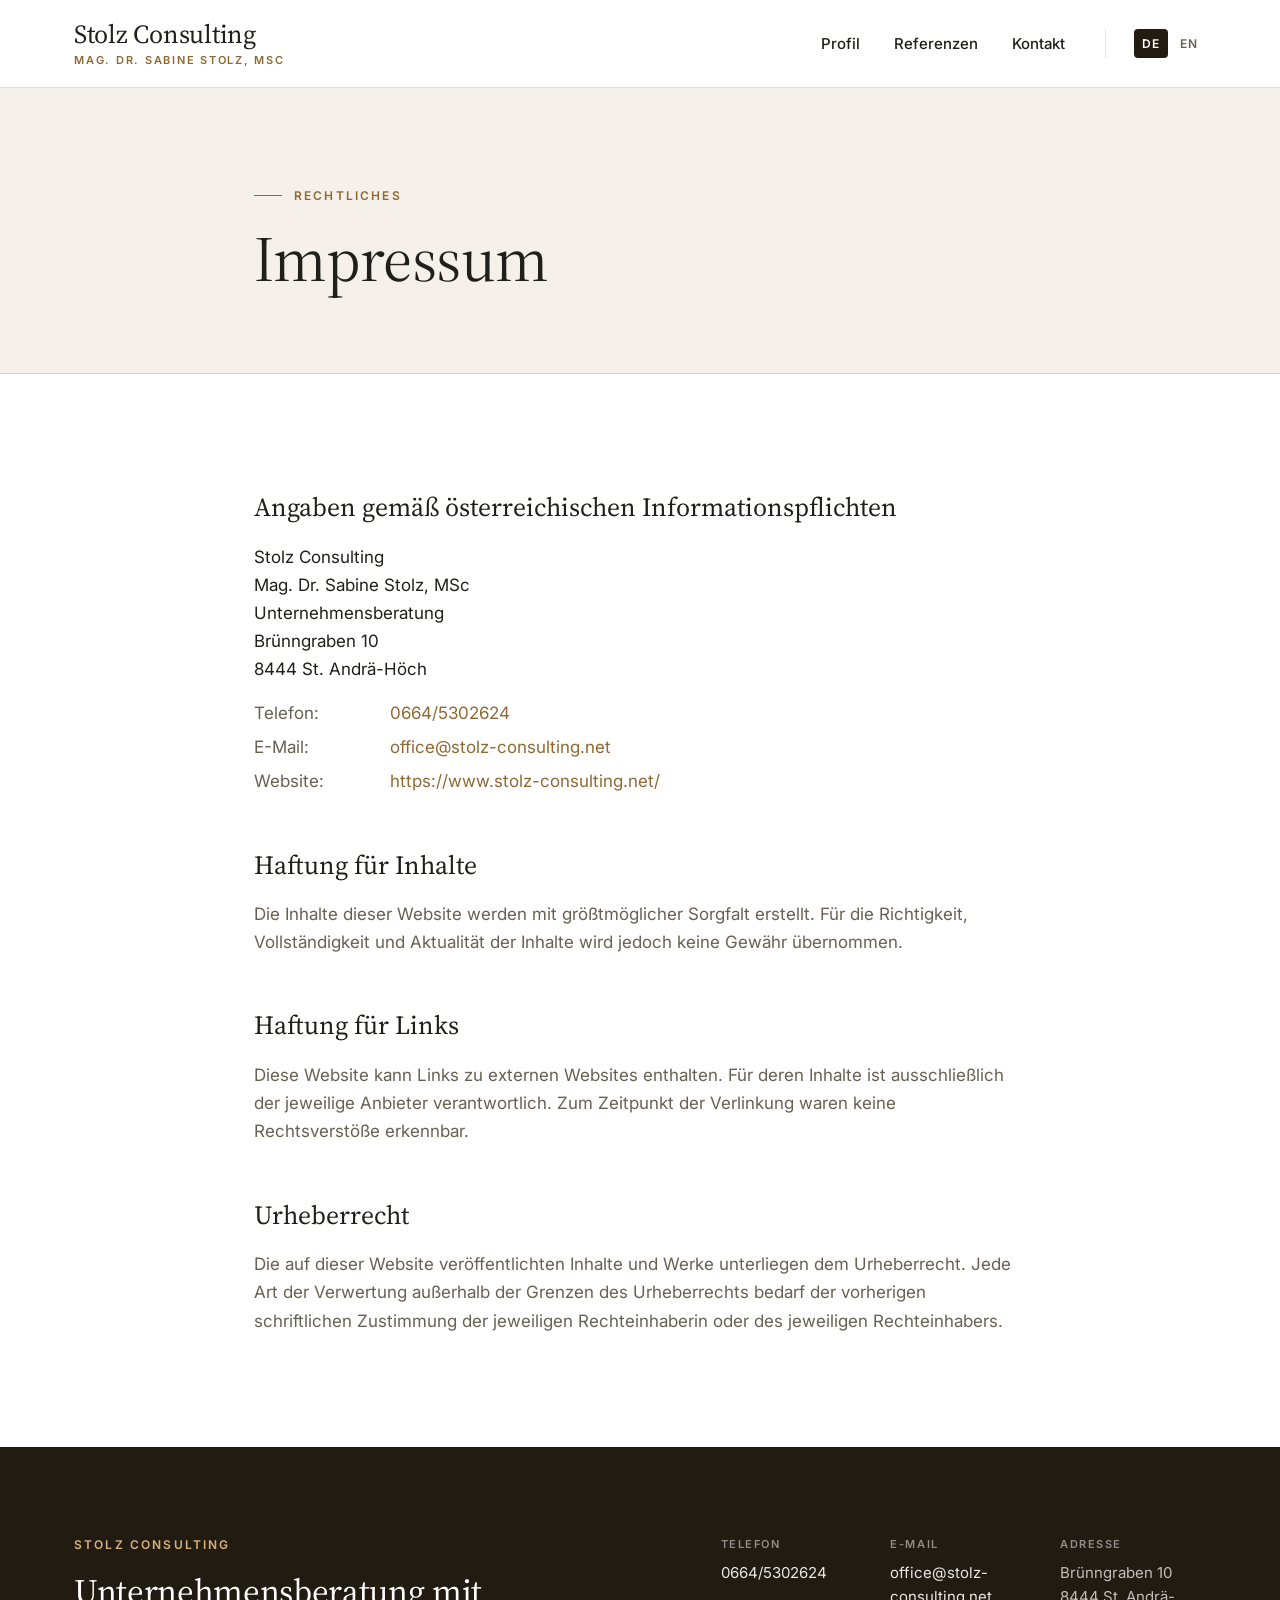
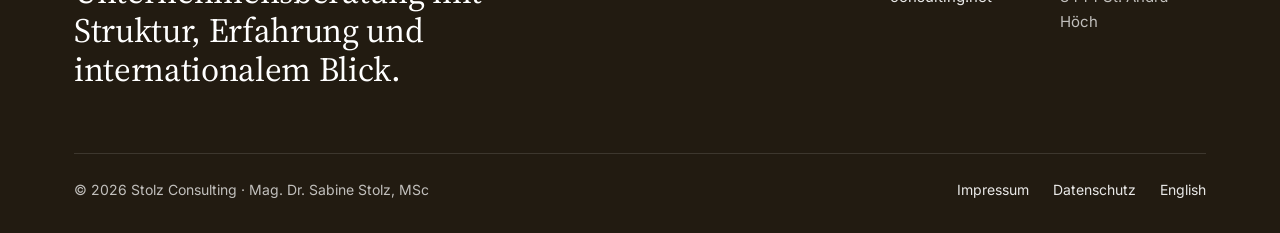
<file: impressum/index.html>
<!DOCTYPE html>
<html lang="de">
<head>
  <meta charset="utf-8">
  <meta name="viewport" content="width=device-width, initial-scale=1">
  <title>Impressum – Stolz Consulting</title>
  <meta name="description" content="Impressum von Stolz Consulting, Mag. Dr. Sabine Stolz, MSc.">
  <link rel="canonical" href="https://www.stolz-consulting.net/impressum/">
  <link rel="alternate" hreflang="de" href="https://www.stolz-consulting.net/impressum/">
  <link rel="alternate" hreflang="en" href="https://www.stolz-consulting.net/en/imprint/">
  <link rel="alternate" hreflang="x-default" href="https://www.stolz-consulting.net/impressum/">
  <meta property="og:type" content="website">
  <meta property="og:locale" content="de_AT">
  <meta property="og:title" content="Impressum – Stolz Consulting">
  <meta property="og:description" content="Impressum von Stolz Consulting, Mag. Dr. Sabine Stolz, MSc.">
  <meta property="og:url" content="https://www.stolz-consulting.net/impressum/">
  <meta property="og:image" content="https://www.stolz-consulting.net/assets/img/og-image.jpg">
  <meta name="theme-color" content="#221b11">
  <link rel="icon" type="image/svg+xml" href="../assets/img/favicon.svg">
  <link rel="preconnect" href="https://fonts.googleapis.com">
  <link rel="preconnect" href="https://fonts.gstatic.com" crossorigin>
  <link rel="stylesheet" href="https://fonts.googleapis.com/css2?family=Inter:wght@400;500;600&family=Source+Serif+4:ital,opsz,wght@0,8..60,400;1,8..60,400&display=swap">
  <link rel="stylesheet" href="../assets/css/style.css">
</head>
<body>
  <a class="skip-link" href="#main">Zum Inhalt springen</a>

  <header class="site-header">
    <div class="container">
      <a class="brand" href="../" aria-label="Stolz Consulting – Startseite">
        <span class="brand__name">Stolz Consulting</span>
        <span class="brand__sub">Mag. Dr. Sabine Stolz, MSc</span>
      </a>
      <button class="nav-toggle" type="button" aria-expanded="false" aria-controls="nav" aria-label="Menü öffnen"><span></span></button>
      <nav class="nav" id="nav" aria-label="Hauptnavigation">
        <ul class="nav__list"><li><a class="nav__link" href="../profil/">Profil</a></li><li><a class="nav__link" href="../referenzen/">Referenzen</a></li><li><a class="nav__link" href="../kontakt/">Kontakt</a></li></ul>
        <div class="lang" aria-label="Sprache"><span aria-current="true" lang="de">DE</span><a href="../en/imprint/" lang="en" hreflang="en">EN</a></div>
      </nav>
    </div>
  </header>

  <main id="main">
    <section class="page-hero">
      <div class="container container--narrow">
        <p class="eyebrow">Rechtliches</p>
        <h1 class="h1">Impressum</h1>
      </div>
    </section>
    <section class="section">
      <div class="container container--narrow legal">
        <h2>Angaben gemäß österreichischen Informationspflichten</h2>
        <address>Stolz Consulting<br>Mag. Dr. Sabine Stolz, MSc<br>Unternehmensberatung<br>Brünngraben 10<br>8444 St. Andrä-Höch</address>
        <dl>
          <dt>Telefon:</dt><dd><a href="tel:+436645302624">0664/5302624</a></dd>
          <dt>E-Mail:</dt><dd><a href="mailto:office@stolz-consulting.net">office@stolz-consulting.net</a></dd>
          <dt>Website:</dt><dd><a href="https://www.stolz-consulting.net/">https://www.stolz-consulting.net/</a></dd>
        </dl>
        <h2>Haftung für Inhalte</h2>
        <p>Die Inhalte dieser Website werden mit größtmöglicher Sorgfalt erstellt. Für die Richtigkeit, Vollständigkeit und Aktualität der Inhalte wird jedoch keine Gewähr übernommen.</p>
        <h2>Haftung für Links</h2>
        <p>Diese Website kann Links zu externen Websites enthalten. Für deren Inhalte ist ausschließlich der jeweilige Anbieter verantwortlich. Zum Zeitpunkt der Verlinkung waren keine Rechtsverstöße erkennbar.</p>
        <h2>Urheberrecht</h2>
        <p>Die auf dieser Website veröffentlichten Inhalte und Werke unterliegen dem Urheberrecht. Jede Art der Verwertung außerhalb der Grenzen des Urheberrechts bedarf der vorherigen schriftlichen Zustimmung der jeweiligen Rechteinhaberin oder des jeweiligen Rechteinhabers.</p>
      </div>
    </section>
  </main>

  <footer class="site-footer">
    <div class="container">
      <div class="site-footer__top">
        <div>
          <p class="kicker">Stolz Consulting</p>
          <p class="h2">Unternehmensberatung mit Struktur, Erfahrung und internationalem Blick.</p>
        </div>
        <div class="site-footer__contact">
          <div><span class="k">Telefon</span><a href="tel:+436645302624">0664/5302624</a></div>
          <div><span class="k">E-Mail</span><a href="mailto:office@stolz-consulting.net">office@stolz-consulting.net</a></div>
          <div><span class="k">Adresse</span><address>Brünngraben 10<br>8444 St. Andrä-Höch</address></div>
        </div>
      </div>
      <div class="site-footer__bottom">
        <span>© <span data-year>2026</span> Stolz Consulting · Mag. Dr. Sabine Stolz, MSc</span>
        <nav class="site-footer__links" aria-label="Footer">
          <a href="../impressum/">Impressum</a>
          <a href="../datenschutz/">Datenschutz</a>
          <a href="../en/imprint/" lang="en" hreflang="en">English</a>
        </nav>
      </div>
    </div>
  </footer>

  <script src="../assets/js/main.js" defer></script>
</body>
</html>
</file>
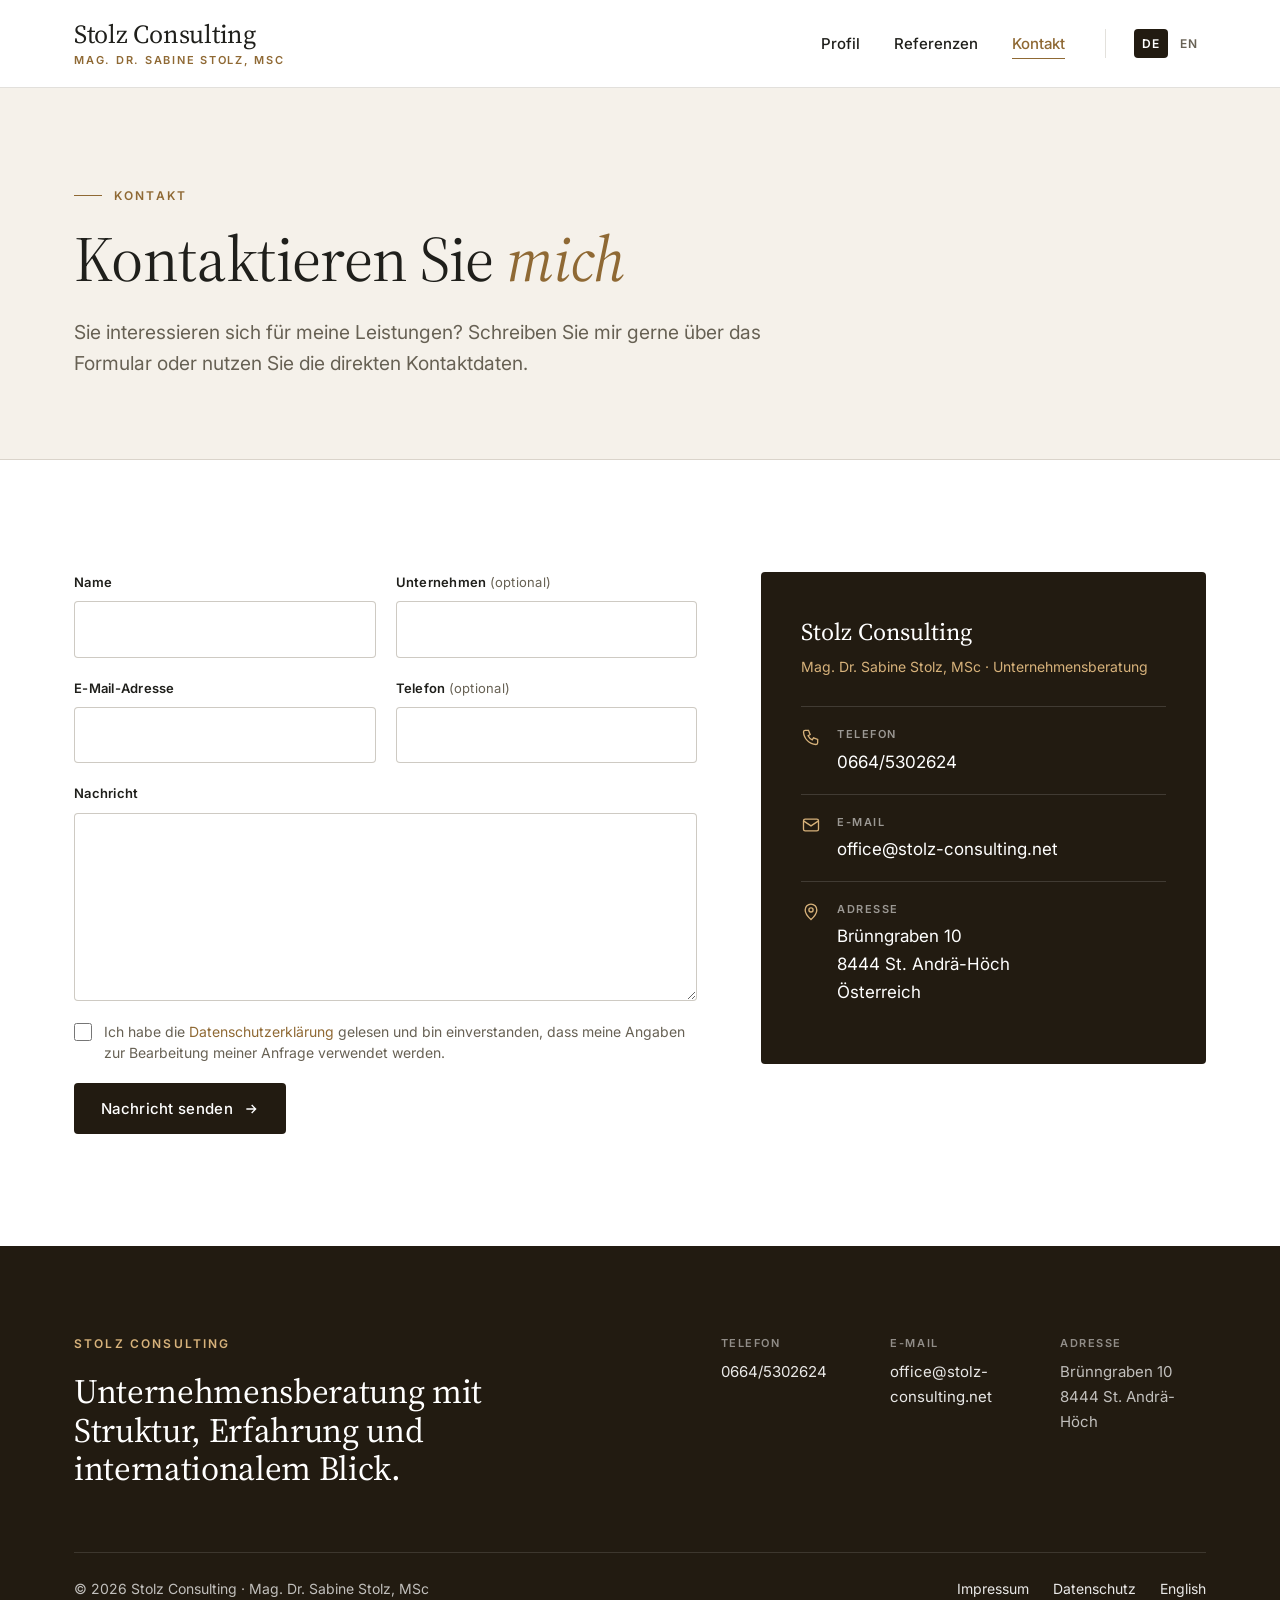
<file: kontakt/index.html>
<!DOCTYPE html>
<html lang="de">
<head>
  <meta charset="utf-8">
  <meta name="viewport" content="width=device-width, initial-scale=1">
  <title>Kontakt – Stolz Consulting | Mag. Dr. Sabine Stolz, MSc</title>
  <meta name="description" content="Kontakt zu Stolz Consulting, Mag. Dr. Sabine Stolz, MSc – Brünngraben 10, 8444 St. Andrä-Höch.">
  <link rel="canonical" href="https://www.stolz-consulting.net/kontakt/">
  <link rel="alternate" hreflang="de" href="https://www.stolz-consulting.net/kontakt/">
  <link rel="alternate" hreflang="en" href="https://www.stolz-consulting.net/en/contact/">
  <link rel="alternate" hreflang="x-default" href="https://www.stolz-consulting.net/kontakt/">
  <meta property="og:type" content="website">
  <meta property="og:locale" content="de_AT">
  <meta property="og:title" content="Kontakt – Stolz Consulting | Mag. Dr. Sabine Stolz, MSc">
  <meta property="og:description" content="Kontakt zu Stolz Consulting, Mag. Dr. Sabine Stolz, MSc – Brünngraben 10, 8444 St. Andrä-Höch.">
  <meta property="og:url" content="https://www.stolz-consulting.net/kontakt/">
  <meta property="og:image" content="https://www.stolz-consulting.net/assets/img/og-image.jpg">
  <meta name="theme-color" content="#221b11">
  <link rel="icon" type="image/svg+xml" href="../assets/img/favicon.svg">
  <link rel="preconnect" href="https://fonts.googleapis.com">
  <link rel="preconnect" href="https://fonts.gstatic.com" crossorigin>
  <link rel="stylesheet" href="https://fonts.googleapis.com/css2?family=Inter:wght@400;500;600&family=Source+Serif+4:ital,opsz,wght@0,8..60,400;1,8..60,400&display=swap">
  <link rel="stylesheet" href="../assets/css/style.css">
</head>
<body>
  <a class="skip-link" href="#main">Zum Inhalt springen</a>

  <header class="site-header">
    <div class="container">
      <a class="brand" href="../" aria-label="Stolz Consulting – Startseite">
        <span class="brand__name">Stolz Consulting</span>
        <span class="brand__sub">Mag. Dr. Sabine Stolz, MSc</span>
      </a>
      <button class="nav-toggle" type="button" aria-expanded="false" aria-controls="nav" aria-label="Menü öffnen"><span></span></button>
      <nav class="nav" id="nav" aria-label="Hauptnavigation">
        <ul class="nav__list"><li><a class="nav__link" href="../profil/">Profil</a></li><li><a class="nav__link" href="../referenzen/">Referenzen</a></li><li><a class="nav__link" href="../kontakt/" aria-current="page">Kontakt</a></li></ul>
        <div class="lang" aria-label="Sprache"><span aria-current="true" lang="de">DE</span><a href="../en/contact/" lang="en" hreflang="en">EN</a></div>
      </nav>
    </div>
  </header>

  <main id="main">
    <section class="page-hero">
      <div class="container reveal">
        <p class="eyebrow">Kontakt</p>
        <h1 class="h1">Kontaktieren Sie <em>mich</em></h1>
        <p class="lead">Sie interessieren sich für meine Leistungen? Schreiben Sie mir gerne über das Formular oder nutzen Sie die direkten Kontaktdaten.</p>
      </div>
    </section>

    <section class="section">
      <div class="container contact-grid">
        <form class="form reveal" action="../contact.php" method="post" novalidate data-contact-form
              data-mailto="office@stolz-consulting.net" data-subject="Anfrage über stolz-consulting.net"
              data-msg-ok="Vielen Dank für Ihre Nachricht. Ich melde mich in Kürze bei Ihnen." data-msg-error="Die Nachricht konnte leider nicht gesendet werden. Bitte schreiben Sie direkt an office@stolz-consulting.net." data-msg-mailto="Ihr E-Mail-Programm wurde mit Ihrer Nachricht geöffnet. Bitte senden Sie die E-Mail dort ab.">
          <input type="hidden" name="lang" value="de">
          <div class="form__row">
            <div class="field">
              <label for="f-name">Name</label>
              <input id="f-name" name="name" type="text" autocomplete="name" required>
            </div>
            <div class="field">
              <label for="f-company">Unternehmen <span class="opt">(optional)</span></label>
              <input id="f-company" name="company" type="text" autocomplete="organization">
            </div>
          </div>
          <div class="form__row">
            <div class="field">
              <label for="f-email">E-Mail-Adresse</label>
              <input id="f-email" name="email" type="email" autocomplete="email" required>
            </div>
            <div class="field">
              <label for="f-phone">Telefon <span class="opt">(optional)</span></label>
              <input id="f-phone" name="phone" type="tel" autocomplete="tel">
            </div>
          </div>
          <div class="field">
            <label for="f-message">Nachricht</label>
            <textarea id="f-message" name="message" rows="6" required></textarea>
          </div>
          <div class="hp" aria-hidden="true">
            <label for="f-website">Website</label>
            <input id="f-website" name="website" type="text" tabindex="-1" autocomplete="off">
          </div>
          <label class="check">
            <input type="checkbox" name="consent" value="1" required>
            <span>Ich habe die <a href="../datenschutz/">Datenschutzerklärung</a> gelesen und bin einverstanden, dass meine Angaben zur Bearbeitung meiner Anfrage verwendet werden.</span>
          </label>
          <button class="btn btn--primary" type="submit">Nachricht senden <svg viewBox="0 0 24 24" fill="none" stroke="currentColor" stroke-width="2" aria-hidden="true"><path d="M5 12h14M13 6l6 6-6 6"/></svg></button>
          <p class="form__status" role="status" aria-live="polite"></p>
        </form>

        <aside class="contact-info reveal" aria-label="Kontaktinformationen">
          <p class="name">Stolz Consulting</p>
          <p class="role">Mag. Dr. Sabine Stolz, MSc · Unternehmensberatung</p>
          <ul>
            <li><svg viewBox="0 0 24 24" fill="none" stroke="currentColor" stroke-width="1.6" aria-hidden="true"><path d="M5 4h4l2 5-2.5 1.5a11 11 0 0 0 5 5L15 13l5 2v4a2 2 0 0 1-2 2A16 16 0 0 1 3 6a2 2 0 0 1 2-2"/></svg><div><span class="k">Telefon</span><a href="tel:+436645302624">0664/5302624</a></div></li>
            <li><svg viewBox="0 0 24 24" fill="none" stroke="currentColor" stroke-width="1.6" aria-hidden="true"><rect x="3" y="5" width="18" height="14" rx="2"/><path d="m3 7 9 6 9-6"/></svg><div><span class="k">E-Mail</span><a href="mailto:office@stolz-consulting.net">office@stolz-consulting.net</a></div></li>
            <li><svg viewBox="0 0 24 24" fill="none" stroke="currentColor" stroke-width="1.6" aria-hidden="true"><path d="M12 21s-7-6.2-7-11.5A7 7 0 0 1 19 9.5C19 14.8 12 21 12 21z"/><circle cx="12" cy="9.5" r="2.5"/></svg><div><span class="k">Adresse</span><address>Brünngraben 10<br>8444 St. Andrä-Höch<br>Österreich</address></div></li>
          </ul>
        </aside>
      </div>
    </section>
  </main>

  <footer class="site-footer">
    <div class="container">
      <div class="site-footer__top">
        <div>
          <p class="kicker">Stolz Consulting</p>
          <p class="h2">Unternehmensberatung mit Struktur, Erfahrung und internationalem Blick.</p>
        </div>
        <div class="site-footer__contact">
          <div><span class="k">Telefon</span><a href="tel:+436645302624">0664/5302624</a></div>
          <div><span class="k">E-Mail</span><a href="mailto:office@stolz-consulting.net">office@stolz-consulting.net</a></div>
          <div><span class="k">Adresse</span><address>Brünngraben 10<br>8444 St. Andrä-Höch</address></div>
        </div>
      </div>
      <div class="site-footer__bottom">
        <span>© <span data-year>2026</span> Stolz Consulting · Mag. Dr. Sabine Stolz, MSc</span>
        <nav class="site-footer__links" aria-label="Footer">
          <a href="../impressum/">Impressum</a>
          <a href="../datenschutz/">Datenschutz</a>
          <a href="../en/contact/" lang="en" hreflang="en">English</a>
        </nav>
      </div>
    </div>
  </footer>

  <script src="../assets/js/main.js" defer></script>
</body>
</html>
</file>
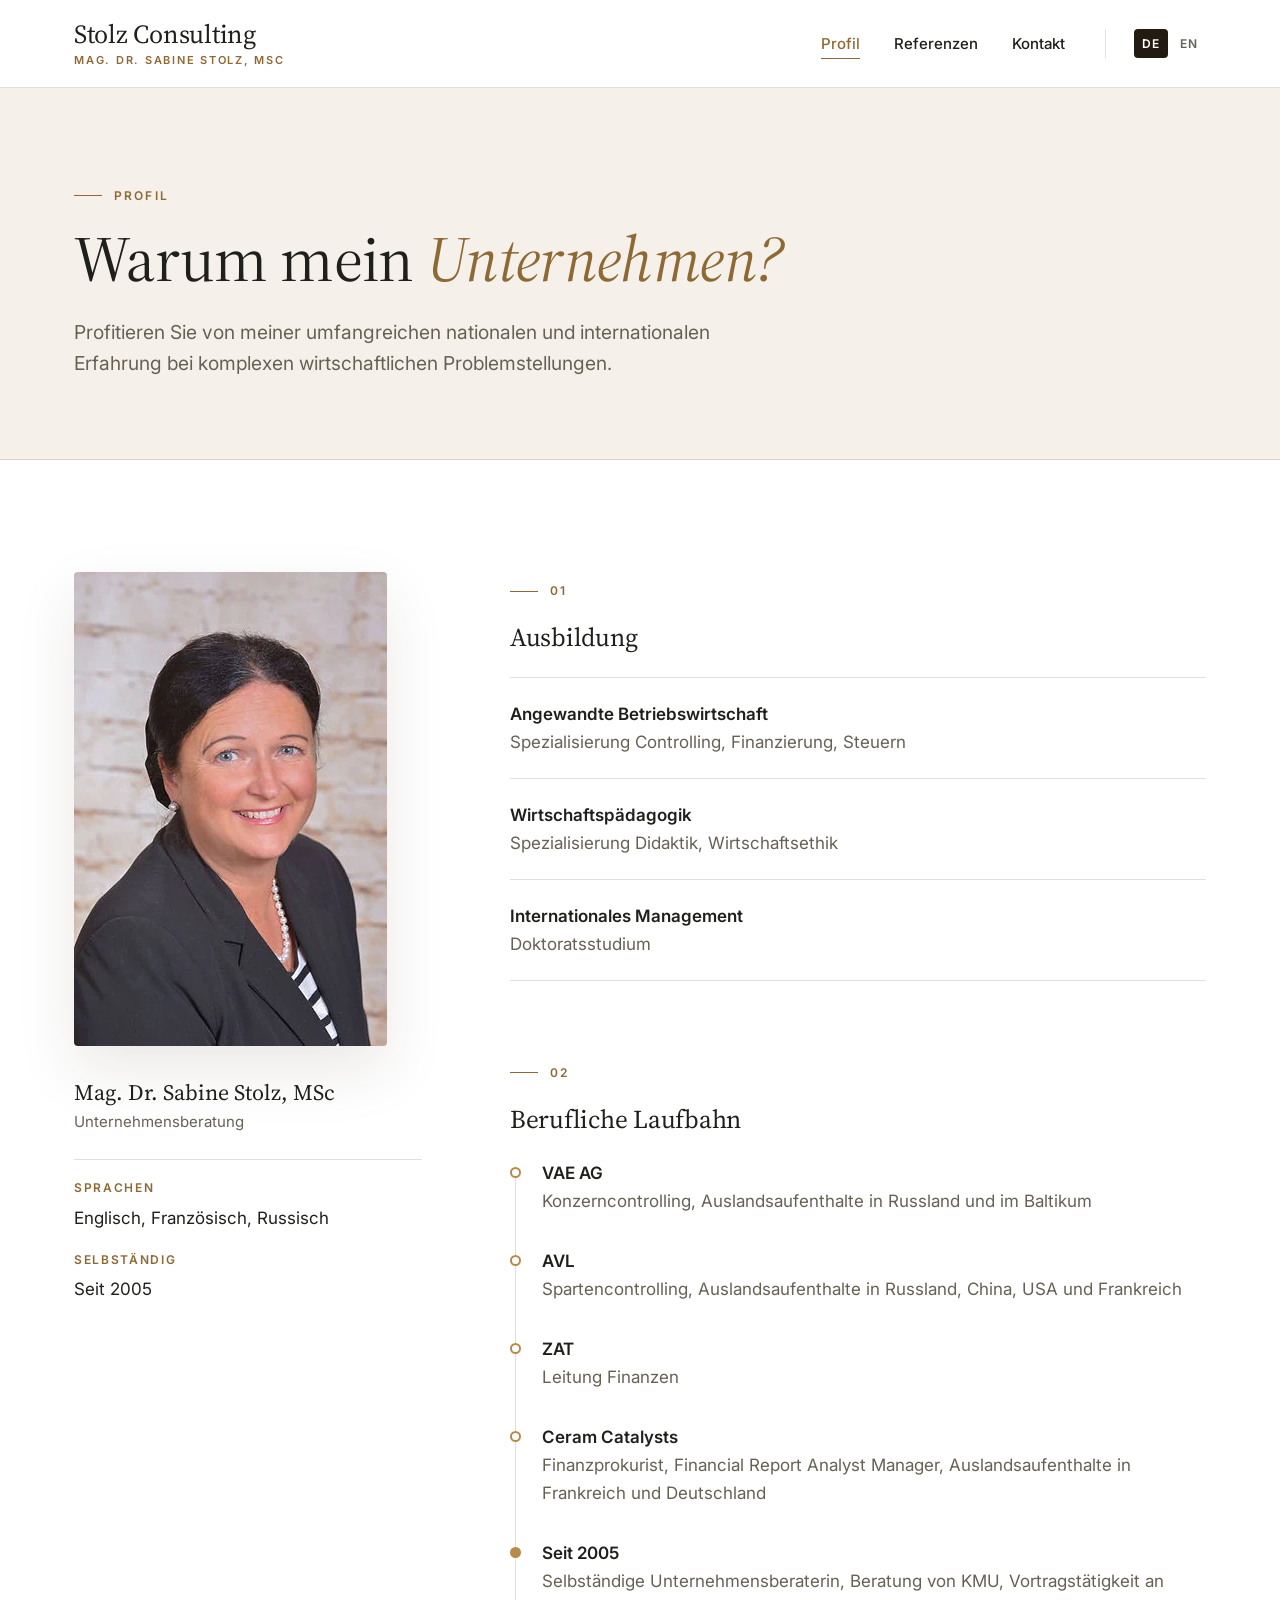
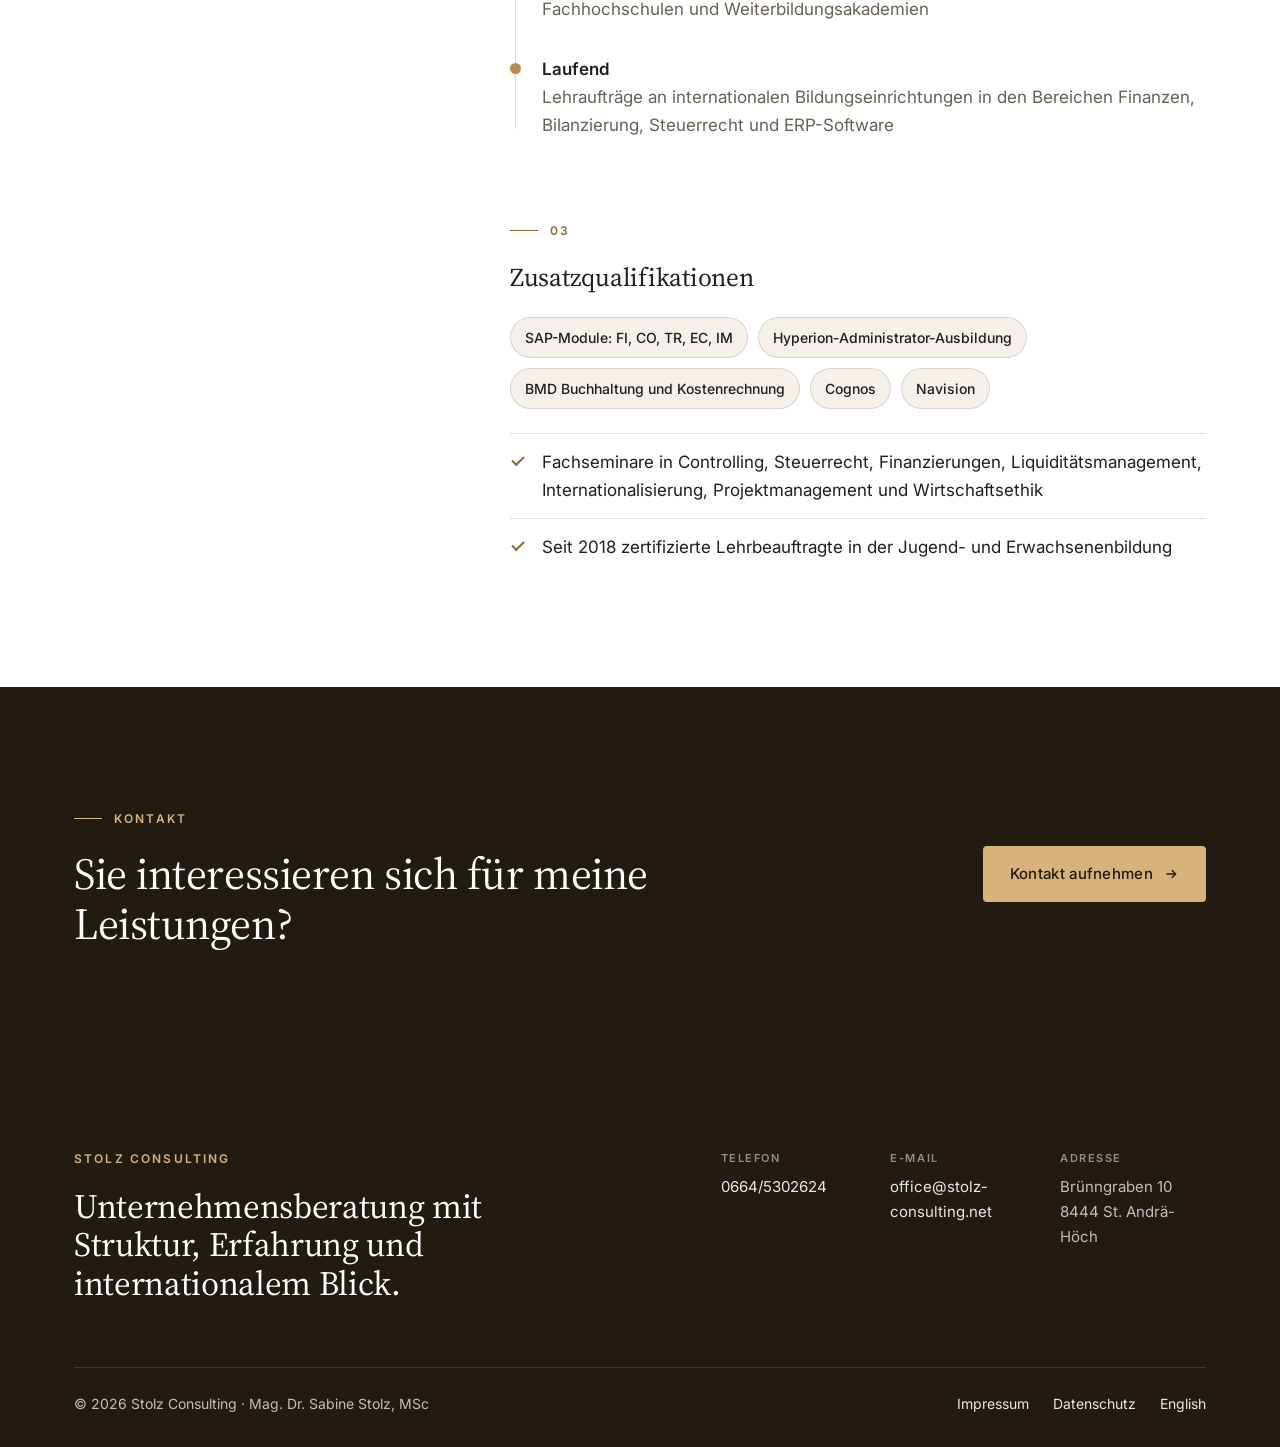
<file: profil/index.html>
<!DOCTYPE html>
<html lang="de">
<head>
  <meta charset="utf-8">
  <meta name="viewport" content="width=device-width, initial-scale=1">
  <title>Profil – Mag. Dr. Sabine Stolz, MSc | Stolz Consulting</title>
  <meta name="description" content="Ausbildung, berufliche Laufbahn und Zusatzqualifikationen von Mag. Dr. Sabine Stolz, MSc – selbständige Unternehmensberaterin seit 2005.">
  <link rel="canonical" href="https://www.stolz-consulting.net/profil/">
  <link rel="alternate" hreflang="de" href="https://www.stolz-consulting.net/profil/">
  <link rel="alternate" hreflang="en" href="https://www.stolz-consulting.net/en/profile/">
  <link rel="alternate" hreflang="x-default" href="https://www.stolz-consulting.net/profil/">
  <meta property="og:type" content="website">
  <meta property="og:locale" content="de_AT">
  <meta property="og:title" content="Profil – Mag. Dr. Sabine Stolz, MSc | Stolz Consulting">
  <meta property="og:description" content="Ausbildung, berufliche Laufbahn und Zusatzqualifikationen von Mag. Dr. Sabine Stolz, MSc – selbständige Unternehmensberaterin seit 2005.">
  <meta property="og:url" content="https://www.stolz-consulting.net/profil/">
  <meta property="og:image" content="https://www.stolz-consulting.net/assets/img/og-image.jpg">
  <meta name="theme-color" content="#221b11">
  <link rel="icon" type="image/svg+xml" href="../assets/img/favicon.svg">
  <link rel="preconnect" href="https://fonts.googleapis.com">
  <link rel="preconnect" href="https://fonts.gstatic.com" crossorigin>
  <link rel="stylesheet" href="https://fonts.googleapis.com/css2?family=Inter:wght@400;500;600&family=Source+Serif+4:ital,opsz,wght@0,8..60,400;1,8..60,400&display=swap">
  <link rel="stylesheet" href="../assets/css/style.css">
</head>
<body>
  <a class="skip-link" href="#main">Zum Inhalt springen</a>

  <header class="site-header">
    <div class="container">
      <a class="brand" href="../" aria-label="Stolz Consulting – Startseite">
        <span class="brand__name">Stolz Consulting</span>
        <span class="brand__sub">Mag. Dr. Sabine Stolz, MSc</span>
      </a>
      <button class="nav-toggle" type="button" aria-expanded="false" aria-controls="nav" aria-label="Menü öffnen"><span></span></button>
      <nav class="nav" id="nav" aria-label="Hauptnavigation">
        <ul class="nav__list"><li><a class="nav__link" href="../profil/" aria-current="page">Profil</a></li><li><a class="nav__link" href="../referenzen/">Referenzen</a></li><li><a class="nav__link" href="../kontakt/">Kontakt</a></li></ul>
        <div class="lang" aria-label="Sprache"><span aria-current="true" lang="de">DE</span><a href="../en/profile/" lang="en" hreflang="en">EN</a></div>
      </nav>
    </div>
  </header>

  <main id="main">
    <section class="page-hero">
      <div class="container reveal">
        <p class="eyebrow">Profil</p>
        <h1 class="h1">Warum mein <em>Unternehmen?</em></h1>
        <p class="lead">Profitieren Sie von meiner umfangreichen nationalen und internationalen Erfahrung bei komplexen wirtschaftlichen Problemstellungen.</p>
      </div>
    </section>

    <section class="section">
      <div class="container profile">
        <aside class="profile__aside reveal">
          <picture>
            <source type="image/webp" srcset="../assets/img/portrait.webp">
            <img src="../assets/img/portrait.jpg" alt="Mag. Dr. Sabine Stolz, MSc" width="313" height="474">
          </picture>
          <div class="profile__card">
            <p class="name">Mag. Dr. Sabine Stolz, MSc</p>
            <p class="role">Unternehmensberatung</p>
            <dl>
              <dt>Sprachen</dt><dd>Englisch, Französisch, Russisch</dd>
              <dt>Selbständig</dt><dd>Seit 2005</dd>
            </dl>
          </div>
        </aside>

        <div>
          <div class="profile__block reveal">
            <p class="eyebrow">01</p>
            <h2 class="h3">Ausbildung</h2>
            <ul class="edu-list"><li><strong>Angewandte Betriebswirtschaft</strong><span>Spezialisierung Controlling, Finanzierung, Steuern</span></li><li><strong>Wirtschaftspädagogik</strong><span>Spezialisierung Didaktik, Wirtschaftsethik</span></li><li><strong>Internationales Management</strong><span>Doktoratsstudium</span></li></ul>
          </div>
          <div class="profile__block reveal">
            <p class="eyebrow">02</p>
            <h2 class="h3">Berufliche Laufbahn</h2>
            <ol class="timeline"><li><strong>VAE AG</strong><span>Konzerncontrolling, Auslandsaufenthalte in Russland und im Baltikum</span></li><li><strong>AVL</strong><span>Spartencontrolling, Auslandsaufenthalte in Russland, China, USA und Frankreich</span></li><li><strong>ZAT</strong><span>Leitung Finanzen</span></li><li><strong>Ceram Catalysts</strong><span>Finanzprokurist, Financial Report Analyst Manager, Auslandsaufenthalte in Frankreich und Deutschland</span></li><li class="is-current"><strong>Seit 2005</strong><span>Selbständige Unternehmensberaterin, Beratung von KMU, Vortragstätigkeit an Fachhochschulen und Weiterbildungsakademien</span></li><li class="is-current"><strong>Laufend</strong><span>Lehraufträge an internationalen Bildungseinrichtungen in den Bereichen Finanzen, Bilanzierung, Steuerrecht und ERP-Software</span></li></ol>
          </div>
          <div class="profile__block reveal">
            <p class="eyebrow">03</p>
            <h2 class="h3">Zusatzqualifikationen</h2>
            <ul class="tags"><li>SAP-Module: FI, CO, TR, EC, IM</li><li>Hyperion-Administrator-Ausbildung</li><li>BMD Buchhaltung und Kostenrechnung</li><li>Cognos</li><li>Navision</li></ul>
            <ul class="check-list"><li>Fachseminare in Controlling, Steuerrecht, Finanzierungen, Liquiditätsmanagement, Internationalisierung, Projektmanagement und Wirtschaftsethik</li><li>Seit 2018 zertifizierte Lehrbeauftragte in der Jugend- und Erwachsenenbildung</li></ul>
          </div>
        </div>
      </div>
    </section>

    <section class="section section--dark">
      <div class="container cta reveal">
        <div>
          <p class="eyebrow">Kontakt</p>
          <h2 class="h2">Sie interessieren sich für meine Leistungen?</h2>
        </div>
        <a class="btn btn--light" href="../kontakt/">Kontakt aufnehmen <svg viewBox="0 0 24 24" fill="none" stroke="currentColor" stroke-width="2" aria-hidden="true"><path d="M5 12h14M13 6l6 6-6 6"/></svg></a>
      </div>
    </section>
  </main>

  <footer class="site-footer">
    <div class="container">
      <div class="site-footer__top">
        <div>
          <p class="kicker">Stolz Consulting</p>
          <p class="h2">Unternehmensberatung mit Struktur, Erfahrung und internationalem Blick.</p>
        </div>
        <div class="site-footer__contact">
          <div><span class="k">Telefon</span><a href="tel:+436645302624">0664/5302624</a></div>
          <div><span class="k">E-Mail</span><a href="mailto:office@stolz-consulting.net">office@stolz-consulting.net</a></div>
          <div><span class="k">Adresse</span><address>Brünngraben 10<br>8444 St. Andrä-Höch</address></div>
        </div>
      </div>
      <div class="site-footer__bottom">
        <span>© <span data-year>2026</span> Stolz Consulting · Mag. Dr. Sabine Stolz, MSc</span>
        <nav class="site-footer__links" aria-label="Footer">
          <a href="../impressum/">Impressum</a>
          <a href="../datenschutz/">Datenschutz</a>
          <a href="../en/profile/" lang="en" hreflang="en">English</a>
        </nav>
      </div>
    </div>
  </footer>

  <script src="../assets/js/main.js" defer></script>
</body>
</html>
</file>
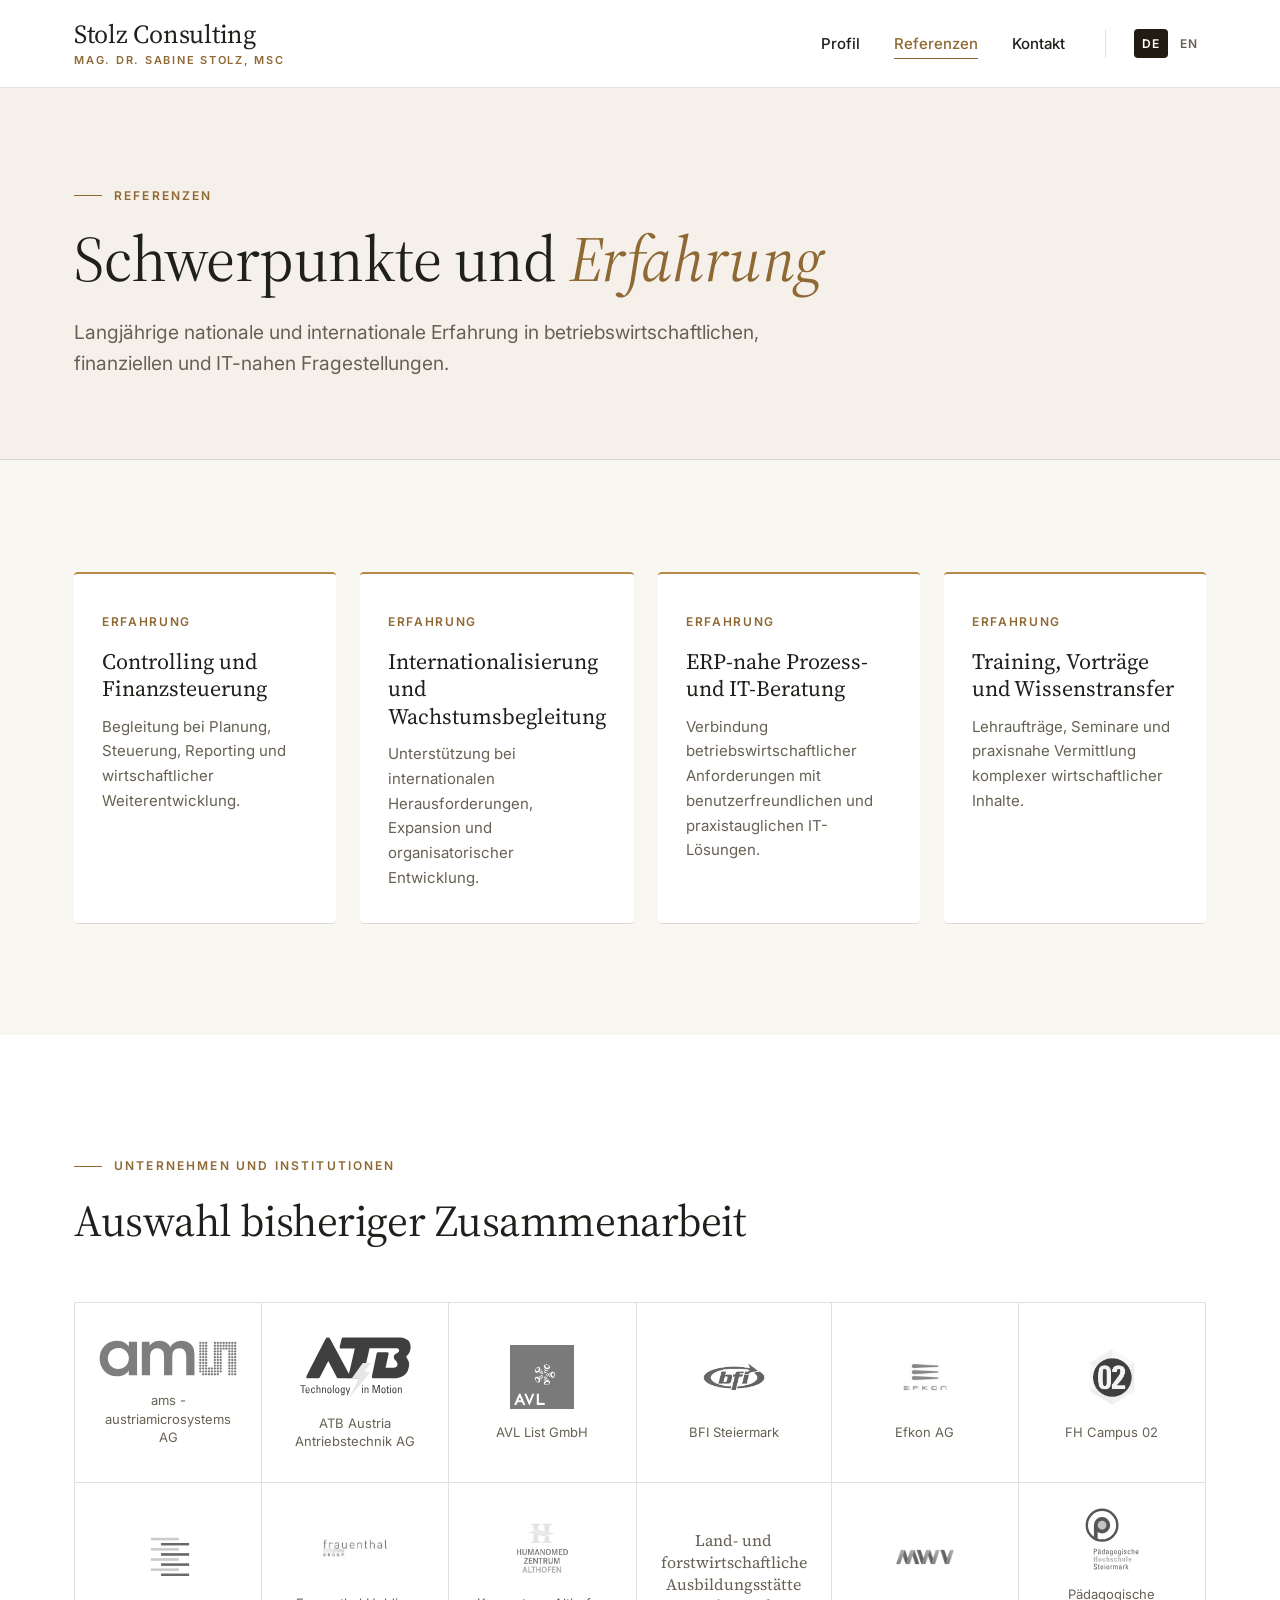
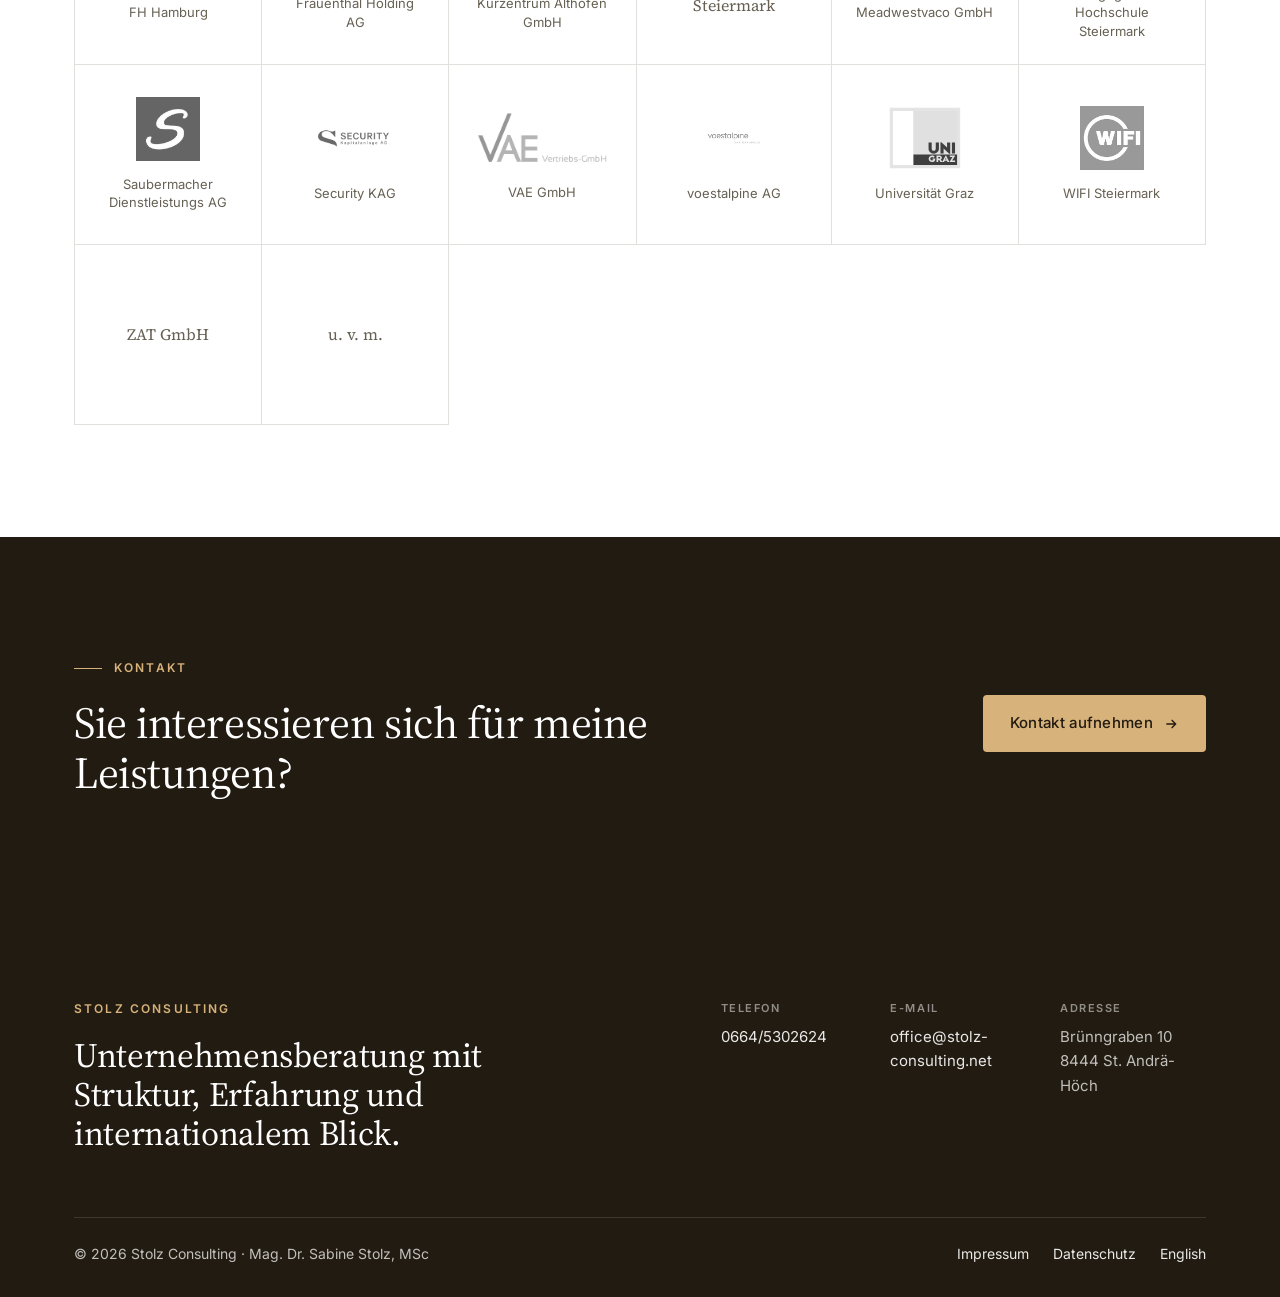
<file: referenzen/index.html>
<!DOCTYPE html>
<html lang="de">
<head>
  <meta charset="utf-8">
  <meta name="viewport" content="width=device-width, initial-scale=1">
  <title>Referenzen – Stolz Consulting | Mag. Dr. Sabine Stolz, MSc</title>
  <meta name="description" content="Schwerpunkte, Erfahrung und eine Auswahl bisheriger Zusammenarbeit von Stolz Consulting.">
  <link rel="canonical" href="https://www.stolz-consulting.net/referenzen/">
  <link rel="alternate" hreflang="de" href="https://www.stolz-consulting.net/referenzen/">
  <link rel="alternate" hreflang="en" href="https://www.stolz-consulting.net/en/references/">
  <link rel="alternate" hreflang="x-default" href="https://www.stolz-consulting.net/referenzen/">
  <meta property="og:type" content="website">
  <meta property="og:locale" content="de_AT">
  <meta property="og:title" content="Referenzen – Stolz Consulting | Mag. Dr. Sabine Stolz, MSc">
  <meta property="og:description" content="Schwerpunkte, Erfahrung und eine Auswahl bisheriger Zusammenarbeit von Stolz Consulting.">
  <meta property="og:url" content="https://www.stolz-consulting.net/referenzen/">
  <meta property="og:image" content="https://www.stolz-consulting.net/assets/img/og-image.jpg">
  <meta name="theme-color" content="#221b11">
  <link rel="icon" type="image/svg+xml" href="../assets/img/favicon.svg">
  <link rel="preconnect" href="https://fonts.googleapis.com">
  <link rel="preconnect" href="https://fonts.gstatic.com" crossorigin>
  <link rel="stylesheet" href="https://fonts.googleapis.com/css2?family=Inter:wght@400;500;600&family=Source+Serif+4:ital,opsz,wght@0,8..60,400;1,8..60,400&display=swap">
  <link rel="stylesheet" href="../assets/css/style.css">
</head>
<body>
  <a class="skip-link" href="#main">Zum Inhalt springen</a>

  <header class="site-header">
    <div class="container">
      <a class="brand" href="../" aria-label="Stolz Consulting – Startseite">
        <span class="brand__name">Stolz Consulting</span>
        <span class="brand__sub">Mag. Dr. Sabine Stolz, MSc</span>
      </a>
      <button class="nav-toggle" type="button" aria-expanded="false" aria-controls="nav" aria-label="Menü öffnen"><span></span></button>
      <nav class="nav" id="nav" aria-label="Hauptnavigation">
        <ul class="nav__list"><li><a class="nav__link" href="../profil/">Profil</a></li><li><a class="nav__link" href="../referenzen/" aria-current="page">Referenzen</a></li><li><a class="nav__link" href="../kontakt/">Kontakt</a></li></ul>
        <div class="lang" aria-label="Sprache"><span aria-current="true" lang="de">DE</span><a href="../en/references/" lang="en" hreflang="en">EN</a></div>
      </nav>
    </div>
  </header>

  <main id="main">
    <section class="page-hero">
      <div class="container reveal">
        <p class="eyebrow">Referenzen</p>
        <h1 class="h1">Schwerpunkte und <em>Erfahrung</em></h1>
        <p class="lead">Langjährige nationale und internationale Erfahrung in betriebswirtschaftlichen, finanziellen und IT-nahen Fragestellungen.</p>
      </div>
    </section>

    <section class="section section--soft">
      <div class="container">
        <ul class="expertise"><li class="reveal"><span class="label">Erfahrung</span><h3>Controlling und Finanzsteuerung</h3><p>Begleitung bei Planung, Steuerung, Reporting und wirtschaftlicher Weiterentwicklung.</p></li><li class="reveal"><span class="label">Erfahrung</span><h3>Internationalisierung und Wachstumsbegleitung</h3><p>Unterstützung bei internationalen Herausforderungen, Expansion und organisatorischer Entwicklung.</p></li><li class="reveal"><span class="label">Erfahrung</span><h3>ERP-nahe Prozess- und IT-Beratung</h3><p>Verbindung betriebswirtschaftlicher Anforderungen mit benutzerfreundlichen und praxistauglichen IT-Lösungen.</p></li><li class="reveal"><span class="label">Erfahrung</span><h3>Training, Vorträge und Wissenstransfer</h3><p>Lehraufträge, Seminare und praxisnahe Vermittlung komplexer wirtschaftlicher Inhalte.</p></li></ul>
      </div>
    </section>

    <section class="section">
      <div class="container">
        <div class="section__head reveal">
          <p class="eyebrow">Unternehmen und Institutionen</p>
          <h2 class="h2">Auswahl bisheriger Zusammenarbeit</h2>
        </div>
        <ul class="logo-grid logo-grid--names reveal"><li><img src="../assets/img/referenzen/ams.svg" alt="ams - austriamicrosystems AG" loading="lazy"><span class="logo-name">ams - austriamicrosystems AG</span></li><li><img src="../assets/img/referenzen/atb.svg" alt="ATB Austria Antriebstechnik AG" loading="lazy"><span class="logo-name">ATB Austria Antriebstechnik AG</span></li><li><img src="../assets/img/referenzen/avl.png" alt="AVL List GmbH" loading="lazy"><span class="logo-name">AVL List GmbH</span></li><li><img src="../assets/img/referenzen/bfi.jpg" alt="BFI Steiermark" loading="lazy"><span class="logo-name">BFI Steiermark</span></li><li><img src="../assets/img/referenzen/efkon.jpeg" alt="Efkon AG" loading="lazy"><span class="logo-name">Efkon AG</span></li><li><img src="../assets/img/referenzen/campus-02.jpeg" alt="FH Campus 02" loading="lazy"><span class="logo-name">FH Campus 02</span></li><li><img src="../assets/img/referenzen/fh-hamburg.png" alt="FH Hamburg" loading="lazy"><span class="logo-name">FH Hamburg</span></li><li><img src="../assets/img/referenzen/frauenthal.jpeg" alt="Frauenthal Holding AG" loading="lazy"><span class="logo-name">Frauenthal Holding AG</span></li><li><img src="../assets/img/referenzen/kurzentrum-althofen.png" alt="Kurzentrum Althofen GmbH" loading="lazy"><span class="logo-name">Kurzentrum Althofen GmbH</span></li><li><span class="logo-text">Land- und forstwirtschaftliche Ausbildungsstätte Steiermark</span></li><li><img src="../assets/img/referenzen/meadwestvaco.png" alt="Meadwestvaco GmbH" loading="lazy"><span class="logo-name">Meadwestvaco GmbH</span></li><li><img src="../assets/img/referenzen/ph-steiermark.svg" alt="Pädagogische Hochschule Steiermark" loading="lazy"><span class="logo-name">Pädagogische Hochschule Steiermark</span></li><li><img src="../assets/img/referenzen/saubermacher.jpeg" alt="Saubermacher Dienstleistungs AG" loading="lazy"><span class="logo-name">Saubermacher Dienstleistungs AG</span></li><li><img src="../assets/img/referenzen/security-kag.png" alt="Security KAG" loading="lazy"><span class="logo-name">Security KAG</span></li><li><img src="../assets/img/referenzen/vae.png" alt="VAE GmbH" loading="lazy"><span class="logo-name">VAE GmbH</span></li><li><img src="../assets/img/referenzen/voestalpine.png" alt="voestalpine AG" loading="lazy"><span class="logo-name">voestalpine AG</span></li><li><img src="../assets/img/referenzen/universitaet-graz.svg" alt="Universität Graz" loading="lazy"><span class="logo-name">Universität Graz</span></li><li><img src="../assets/img/referenzen/wifi.png" alt="WIFI Steiermark" loading="lazy"><span class="logo-name">WIFI Steiermark</span></li><li><span class="logo-text">ZAT GmbH</span></li><li><span class="logo-text">u. v. m.</span></li></ul>
      </div>
    </section>

    <section class="section section--dark">
      <div class="container cta reveal">
        <div>
          <p class="eyebrow">Kontakt</p>
          <h2 class="h2">Sie interessieren sich für meine Leistungen?</h2>
        </div>
        <a class="btn btn--light" href="../kontakt/">Kontakt aufnehmen <svg viewBox="0 0 24 24" fill="none" stroke="currentColor" stroke-width="2" aria-hidden="true"><path d="M5 12h14M13 6l6 6-6 6"/></svg></a>
      </div>
    </section>
  </main>

  <footer class="site-footer">
    <div class="container">
      <div class="site-footer__top">
        <div>
          <p class="kicker">Stolz Consulting</p>
          <p class="h2">Unternehmensberatung mit Struktur, Erfahrung und internationalem Blick.</p>
        </div>
        <div class="site-footer__contact">
          <div><span class="k">Telefon</span><a href="tel:+436645302624">0664/5302624</a></div>
          <div><span class="k">E-Mail</span><a href="mailto:office@stolz-consulting.net">office@stolz-consulting.net</a></div>
          <div><span class="k">Adresse</span><address>Brünngraben 10<br>8444 St. Andrä-Höch</address></div>
        </div>
      </div>
      <div class="site-footer__bottom">
        <span>© <span data-year>2026</span> Stolz Consulting · Mag. Dr. Sabine Stolz, MSc</span>
        <nav class="site-footer__links" aria-label="Footer">
          <a href="../impressum/">Impressum</a>
          <a href="../datenschutz/">Datenschutz</a>
          <a href="../en/references/" lang="en" hreflang="en">English</a>
        </nav>
      </div>
    </div>
  </footer>

  <script src="../assets/js/main.js" defer></script>
</body>
</html>
</file>
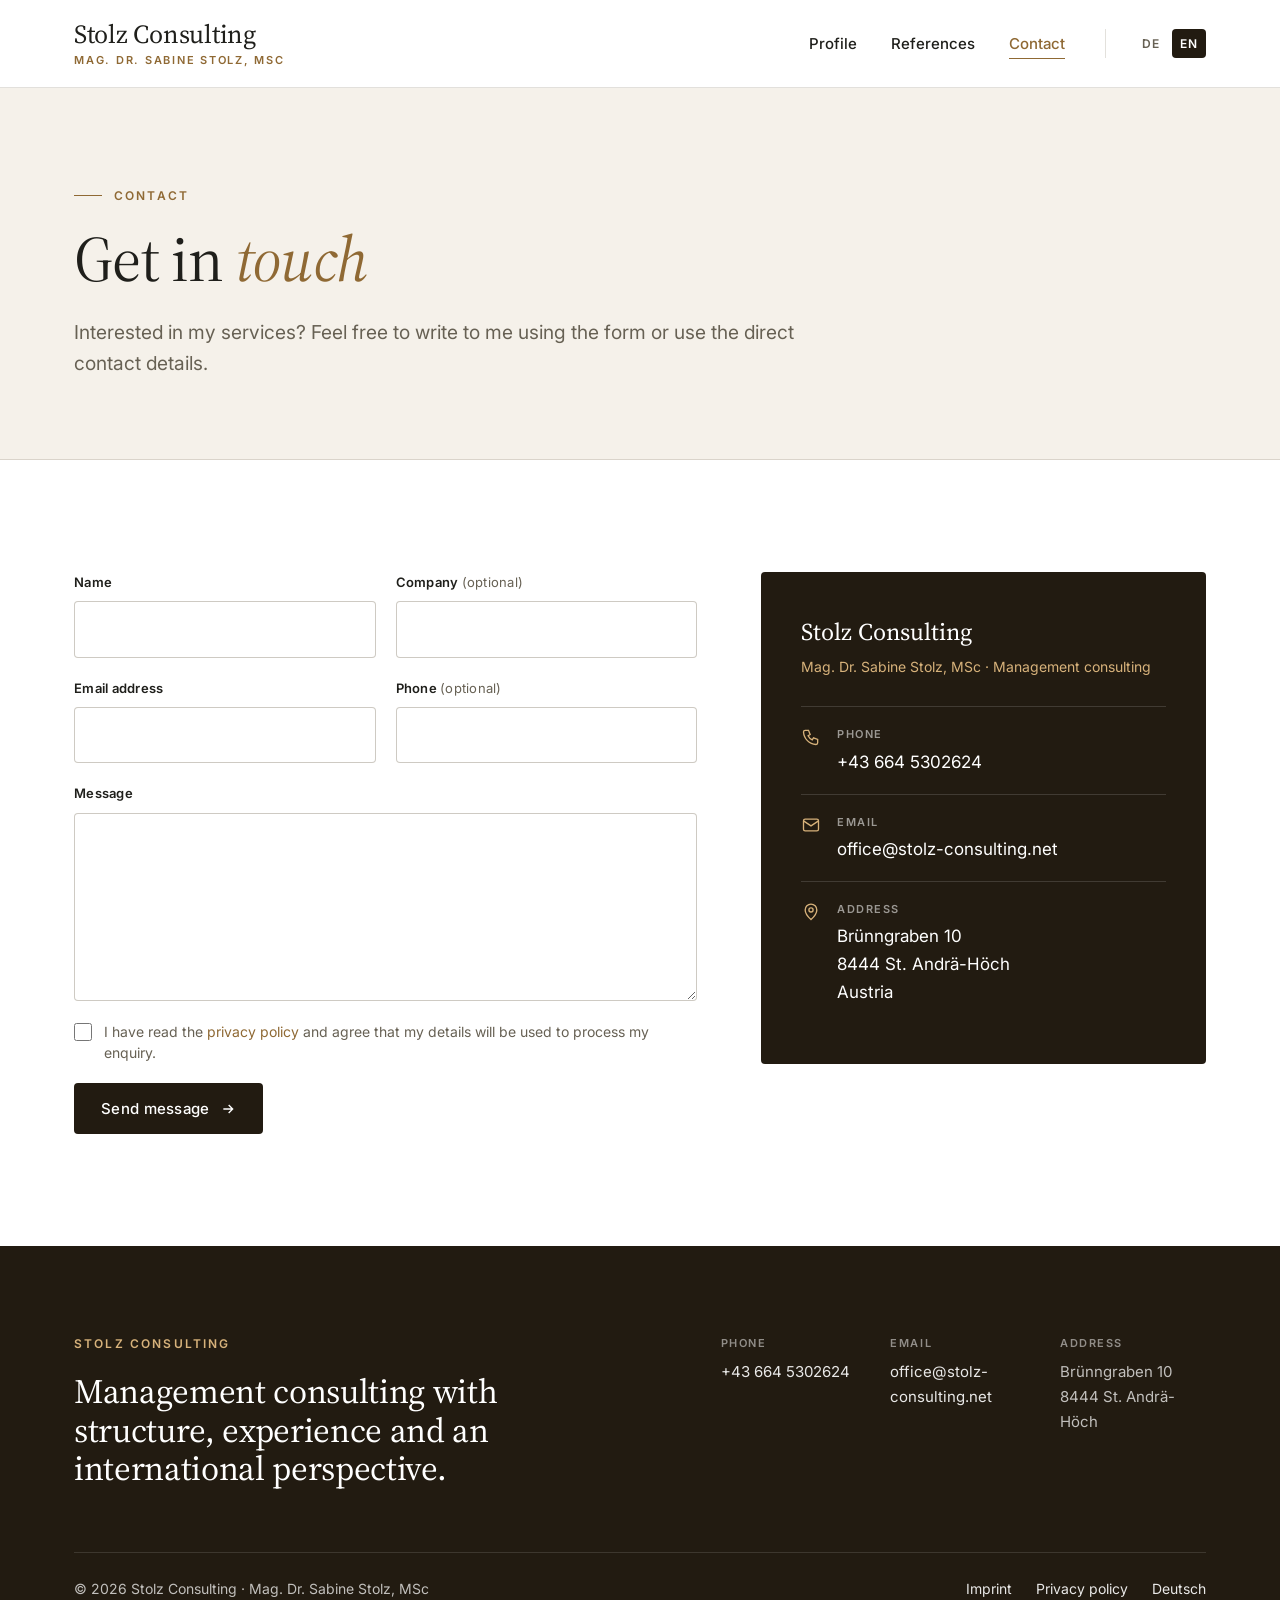
<file: en/contact/index.html>
<!DOCTYPE html>
<html lang="en">
<head>
  <meta charset="utf-8">
  <meta name="viewport" content="width=device-width, initial-scale=1">
  <title>Contact – Stolz Consulting | Mag. Dr. Sabine Stolz, MSc</title>
  <meta name="description" content="Contact Stolz Consulting, Mag. Dr. Sabine Stolz, MSc – Brünngraben 10, 8444 St. Andrä-Höch, Austria.">
  <link rel="canonical" href="https://www.stolz-consulting.net/en/contact/">
  <link rel="alternate" hreflang="de" href="https://www.stolz-consulting.net/kontakt/">
  <link rel="alternate" hreflang="en" href="https://www.stolz-consulting.net/en/contact/">
  <link rel="alternate" hreflang="x-default" href="https://www.stolz-consulting.net/kontakt/">
  <meta property="og:type" content="website">
  <meta property="og:locale" content="en_GB">
  <meta property="og:title" content="Contact – Stolz Consulting | Mag. Dr. Sabine Stolz, MSc">
  <meta property="og:description" content="Contact Stolz Consulting, Mag. Dr. Sabine Stolz, MSc – Brünngraben 10, 8444 St. Andrä-Höch, Austria.">
  <meta property="og:url" content="https://www.stolz-consulting.net/en/contact/">
  <meta property="og:image" content="https://www.stolz-consulting.net/assets/img/og-image.jpg">
  <meta name="theme-color" content="#221b11">
  <link rel="icon" type="image/svg+xml" href="../../assets/img/favicon.svg">
  <link rel="preconnect" href="https://fonts.googleapis.com">
  <link rel="preconnect" href="https://fonts.gstatic.com" crossorigin>
  <link rel="stylesheet" href="https://fonts.googleapis.com/css2?family=Inter:wght@400;500;600&family=Source+Serif+4:ital,opsz,wght@0,8..60,400;1,8..60,400&display=swap">
  <link rel="stylesheet" href="../../assets/css/style.css">
</head>
<body>
  <a class="skip-link" href="#main">Skip to content</a>

  <header class="site-header">
    <div class="container">
      <a class="brand" href="../../en/" aria-label="Stolz Consulting – Home">
        <span class="brand__name">Stolz Consulting</span>
        <span class="brand__sub">Mag. Dr. Sabine Stolz, MSc</span>
      </a>
      <button class="nav-toggle" type="button" aria-expanded="false" aria-controls="nav" aria-label="Open menu"><span></span></button>
      <nav class="nav" id="nav" aria-label="Main navigation">
        <ul class="nav__list"><li><a class="nav__link" href="../../en/profile/">Profile</a></li><li><a class="nav__link" href="../../en/references/">References</a></li><li><a class="nav__link" href="../../en/contact/" aria-current="page">Contact</a></li></ul>
        <div class="lang" aria-label="Language"><a href="../../kontakt/" lang="de" hreflang="de">DE</a><span aria-current="true" lang="en">EN</span></div>
      </nav>
    </div>
  </header>

  <main id="main">
    <section class="page-hero">
      <div class="container reveal">
        <p class="eyebrow">Contact</p>
        <h1 class="h1">Get in <em>touch</em></h1>
        <p class="lead">Interested in my services? Feel free to write to me using the form or use the direct contact details.</p>
      </div>
    </section>

    <section class="section">
      <div class="container contact-grid">
        <form class="form reveal" action="../../contact.php" method="post" novalidate data-contact-form
              data-mailto="office@stolz-consulting.net" data-subject="Enquiry via stolz-consulting.net"
              data-msg-ok="Thank you for your message. I will get back to you shortly." data-msg-error="Unfortunately, your message could not be sent. Please write directly to office@stolz-consulting.net." data-msg-mailto="Your email program has been opened with your message. Please send the email from there.">
          <input type="hidden" name="lang" value="en">
          <div class="form__row">
            <div class="field">
              <label for="f-name">Name</label>
              <input id="f-name" name="name" type="text" autocomplete="name" required>
            </div>
            <div class="field">
              <label for="f-company">Company <span class="opt">(optional)</span></label>
              <input id="f-company" name="company" type="text" autocomplete="organization">
            </div>
          </div>
          <div class="form__row">
            <div class="field">
              <label for="f-email">Email address</label>
              <input id="f-email" name="email" type="email" autocomplete="email" required>
            </div>
            <div class="field">
              <label for="f-phone">Phone <span class="opt">(optional)</span></label>
              <input id="f-phone" name="phone" type="tel" autocomplete="tel">
            </div>
          </div>
          <div class="field">
            <label for="f-message">Message</label>
            <textarea id="f-message" name="message" rows="6" required></textarea>
          </div>
          <div class="hp" aria-hidden="true">
            <label for="f-website">Website</label>
            <input id="f-website" name="website" type="text" tabindex="-1" autocomplete="off">
          </div>
          <label class="check">
            <input type="checkbox" name="consent" value="1" required>
            <span>I have read the <a href="../../en/privacy/">privacy policy</a> and agree that my details will be used to process my enquiry.</span>
          </label>
          <button class="btn btn--primary" type="submit">Send message <svg viewBox="0 0 24 24" fill="none" stroke="currentColor" stroke-width="2" aria-hidden="true"><path d="M5 12h14M13 6l6 6-6 6"/></svg></button>
          <p class="form__status" role="status" aria-live="polite"></p>
        </form>

        <aside class="contact-info reveal" aria-label="Contact information">
          <p class="name">Stolz Consulting</p>
          <p class="role">Mag. Dr. Sabine Stolz, MSc · Management consulting</p>
          <ul>
            <li><svg viewBox="0 0 24 24" fill="none" stroke="currentColor" stroke-width="1.6" aria-hidden="true"><path d="M5 4h4l2 5-2.5 1.5a11 11 0 0 0 5 5L15 13l5 2v4a2 2 0 0 1-2 2A16 16 0 0 1 3 6a2 2 0 0 1 2-2"/></svg><div><span class="k">Phone</span><a href="tel:+436645302624">+43 664 5302624</a></div></li>
            <li><svg viewBox="0 0 24 24" fill="none" stroke="currentColor" stroke-width="1.6" aria-hidden="true"><rect x="3" y="5" width="18" height="14" rx="2"/><path d="m3 7 9 6 9-6"/></svg><div><span class="k">Email</span><a href="mailto:office@stolz-consulting.net">office@stolz-consulting.net</a></div></li>
            <li><svg viewBox="0 0 24 24" fill="none" stroke="currentColor" stroke-width="1.6" aria-hidden="true"><path d="M12 21s-7-6.2-7-11.5A7 7 0 0 1 19 9.5C19 14.8 12 21 12 21z"/><circle cx="12" cy="9.5" r="2.5"/></svg><div><span class="k">Address</span><address>Brünngraben 10<br>8444 St. Andrä-Höch<br>Austria</address></div></li>
          </ul>
        </aside>
      </div>
    </section>
  </main>

  <footer class="site-footer">
    <div class="container">
      <div class="site-footer__top">
        <div>
          <p class="kicker">Stolz Consulting</p>
          <p class="h2">Management consulting with structure, experience and an international perspective.</p>
        </div>
        <div class="site-footer__contact">
          <div><span class="k">Phone</span><a href="tel:+436645302624">+43 664 5302624</a></div>
          <div><span class="k">Email</span><a href="mailto:office@stolz-consulting.net">office@stolz-consulting.net</a></div>
          <div><span class="k">Address</span><address>Brünngraben 10<br>8444 St. Andrä-Höch</address></div>
        </div>
      </div>
      <div class="site-footer__bottom">
        <span>© <span data-year>2026</span> Stolz Consulting · Mag. Dr. Sabine Stolz, MSc</span>
        <nav class="site-footer__links" aria-label="Footer">
          <a href="../../en/imprint/">Imprint</a>
          <a href="../../en/privacy/">Privacy policy</a>
          <a href="../../kontakt/" lang="de" hreflang="de">Deutsch</a>
        </nav>
      </div>
    </div>
  </footer>

  <script src="../../assets/js/main.js" defer></script>
</body>
</html>
</file>
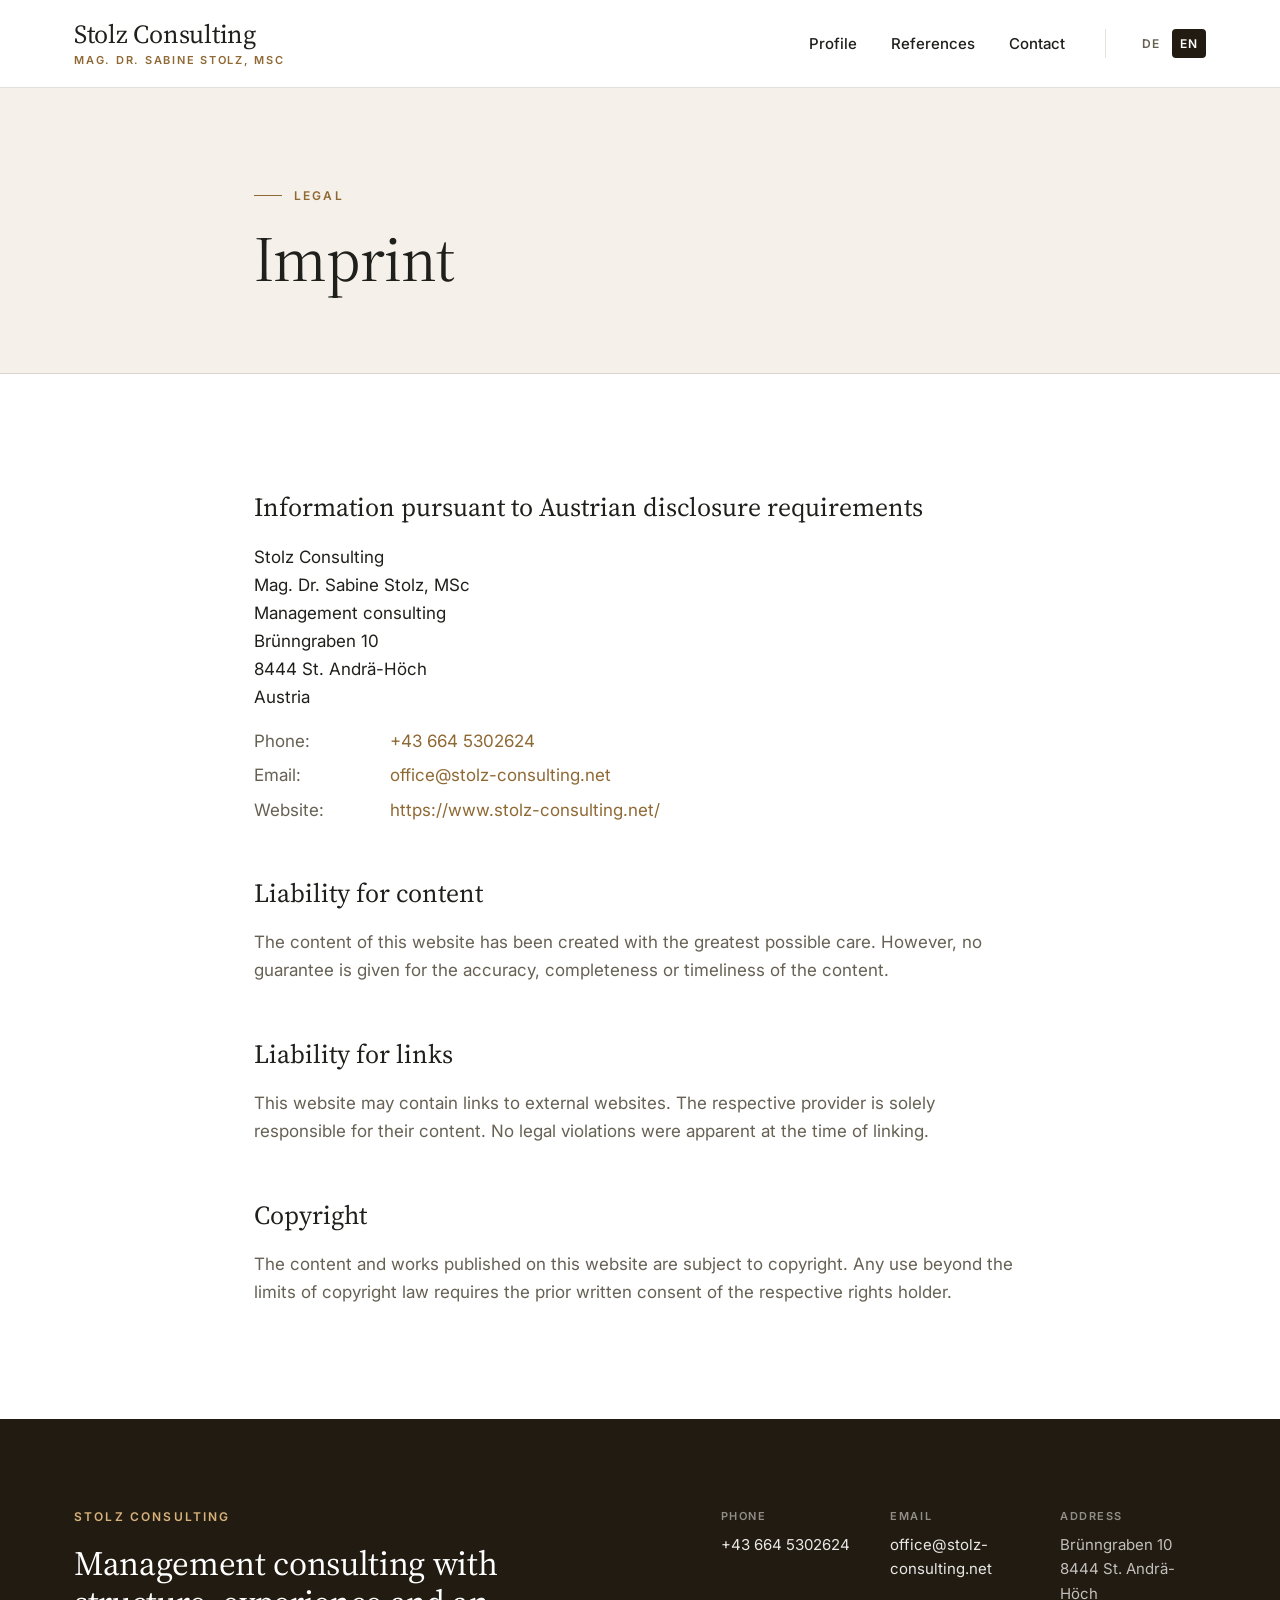
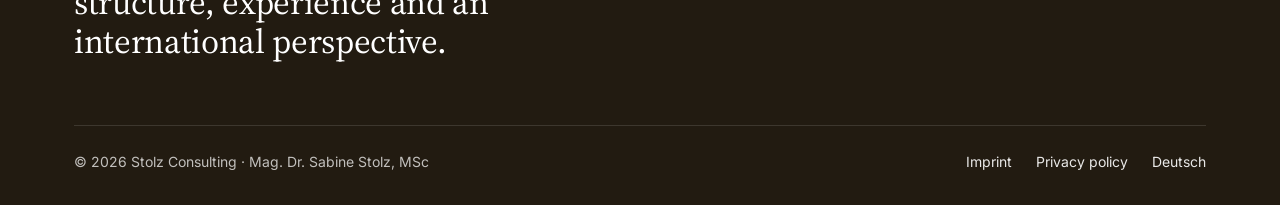
<file: en/imprint/index.html>
<!DOCTYPE html>
<html lang="en">
<head>
  <meta charset="utf-8">
  <meta name="viewport" content="width=device-width, initial-scale=1">
  <title>Imprint – Stolz Consulting</title>
  <meta name="description" content="Imprint of Stolz Consulting, Mag. Dr. Sabine Stolz, MSc.">
  <link rel="canonical" href="https://www.stolz-consulting.net/en/imprint/">
  <link rel="alternate" hreflang="de" href="https://www.stolz-consulting.net/impressum/">
  <link rel="alternate" hreflang="en" href="https://www.stolz-consulting.net/en/imprint/">
  <link rel="alternate" hreflang="x-default" href="https://www.stolz-consulting.net/impressum/">
  <meta property="og:type" content="website">
  <meta property="og:locale" content="en_GB">
  <meta property="og:title" content="Imprint – Stolz Consulting">
  <meta property="og:description" content="Imprint of Stolz Consulting, Mag. Dr. Sabine Stolz, MSc.">
  <meta property="og:url" content="https://www.stolz-consulting.net/en/imprint/">
  <meta property="og:image" content="https://www.stolz-consulting.net/assets/img/og-image.jpg">
  <meta name="theme-color" content="#221b11">
  <link rel="icon" type="image/svg+xml" href="../../assets/img/favicon.svg">
  <link rel="preconnect" href="https://fonts.googleapis.com">
  <link rel="preconnect" href="https://fonts.gstatic.com" crossorigin>
  <link rel="stylesheet" href="https://fonts.googleapis.com/css2?family=Inter:wght@400;500;600&family=Source+Serif+4:ital,opsz,wght@0,8..60,400;1,8..60,400&display=swap">
  <link rel="stylesheet" href="../../assets/css/style.css">
</head>
<body>
  <a class="skip-link" href="#main">Skip to content</a>

  <header class="site-header">
    <div class="container">
      <a class="brand" href="../../en/" aria-label="Stolz Consulting – Home">
        <span class="brand__name">Stolz Consulting</span>
        <span class="brand__sub">Mag. Dr. Sabine Stolz, MSc</span>
      </a>
      <button class="nav-toggle" type="button" aria-expanded="false" aria-controls="nav" aria-label="Open menu"><span></span></button>
      <nav class="nav" id="nav" aria-label="Main navigation">
        <ul class="nav__list"><li><a class="nav__link" href="../../en/profile/">Profile</a></li><li><a class="nav__link" href="../../en/references/">References</a></li><li><a class="nav__link" href="../../en/contact/">Contact</a></li></ul>
        <div class="lang" aria-label="Language"><a href="../../impressum/" lang="de" hreflang="de">DE</a><span aria-current="true" lang="en">EN</span></div>
      </nav>
    </div>
  </header>

  <main id="main">
    <section class="page-hero">
      <div class="container container--narrow">
        <p class="eyebrow">Legal</p>
        <h1 class="h1">Imprint</h1>
      </div>
    </section>
    <section class="section">
      <div class="container container--narrow legal">
        <h2>Information pursuant to Austrian disclosure requirements</h2>
        <address>Stolz Consulting<br>Mag. Dr. Sabine Stolz, MSc<br>Management consulting<br>Brünngraben 10<br>8444 St. Andrä-Höch<br>Austria</address>
        <dl>
          <dt>Phone:</dt><dd><a href="tel:+436645302624">+43 664 5302624</a></dd>
          <dt>Email:</dt><dd><a href="mailto:office@stolz-consulting.net">office@stolz-consulting.net</a></dd>
          <dt>Website:</dt><dd><a href="https://www.stolz-consulting.net/">https://www.stolz-consulting.net/</a></dd>
        </dl>
        <h2>Liability for content</h2>
        <p>The content of this website has been created with the greatest possible care. However, no guarantee is given for the accuracy, completeness or timeliness of the content.</p>
        <h2>Liability for links</h2>
        <p>This website may contain links to external websites. The respective provider is solely responsible for their content. No legal violations were apparent at the time of linking.</p>
        <h2>Copyright</h2>
        <p>The content and works published on this website are subject to copyright. Any use beyond the limits of copyright law requires the prior written consent of the respective rights holder.</p>
      </div>
    </section>
  </main>

  <footer class="site-footer">
    <div class="container">
      <div class="site-footer__top">
        <div>
          <p class="kicker">Stolz Consulting</p>
          <p class="h2">Management consulting with structure, experience and an international perspective.</p>
        </div>
        <div class="site-footer__contact">
          <div><span class="k">Phone</span><a href="tel:+436645302624">+43 664 5302624</a></div>
          <div><span class="k">Email</span><a href="mailto:office@stolz-consulting.net">office@stolz-consulting.net</a></div>
          <div><span class="k">Address</span><address>Brünngraben 10<br>8444 St. Andrä-Höch</address></div>
        </div>
      </div>
      <div class="site-footer__bottom">
        <span>© <span data-year>2026</span> Stolz Consulting · Mag. Dr. Sabine Stolz, MSc</span>
        <nav class="site-footer__links" aria-label="Footer">
          <a href="../../en/imprint/">Imprint</a>
          <a href="../../en/privacy/">Privacy policy</a>
          <a href="../../impressum/" lang="de" hreflang="de">Deutsch</a>
        </nav>
      </div>
    </div>
  </footer>

  <script src="../../assets/js/main.js" defer></script>
</body>
</html>
</file>
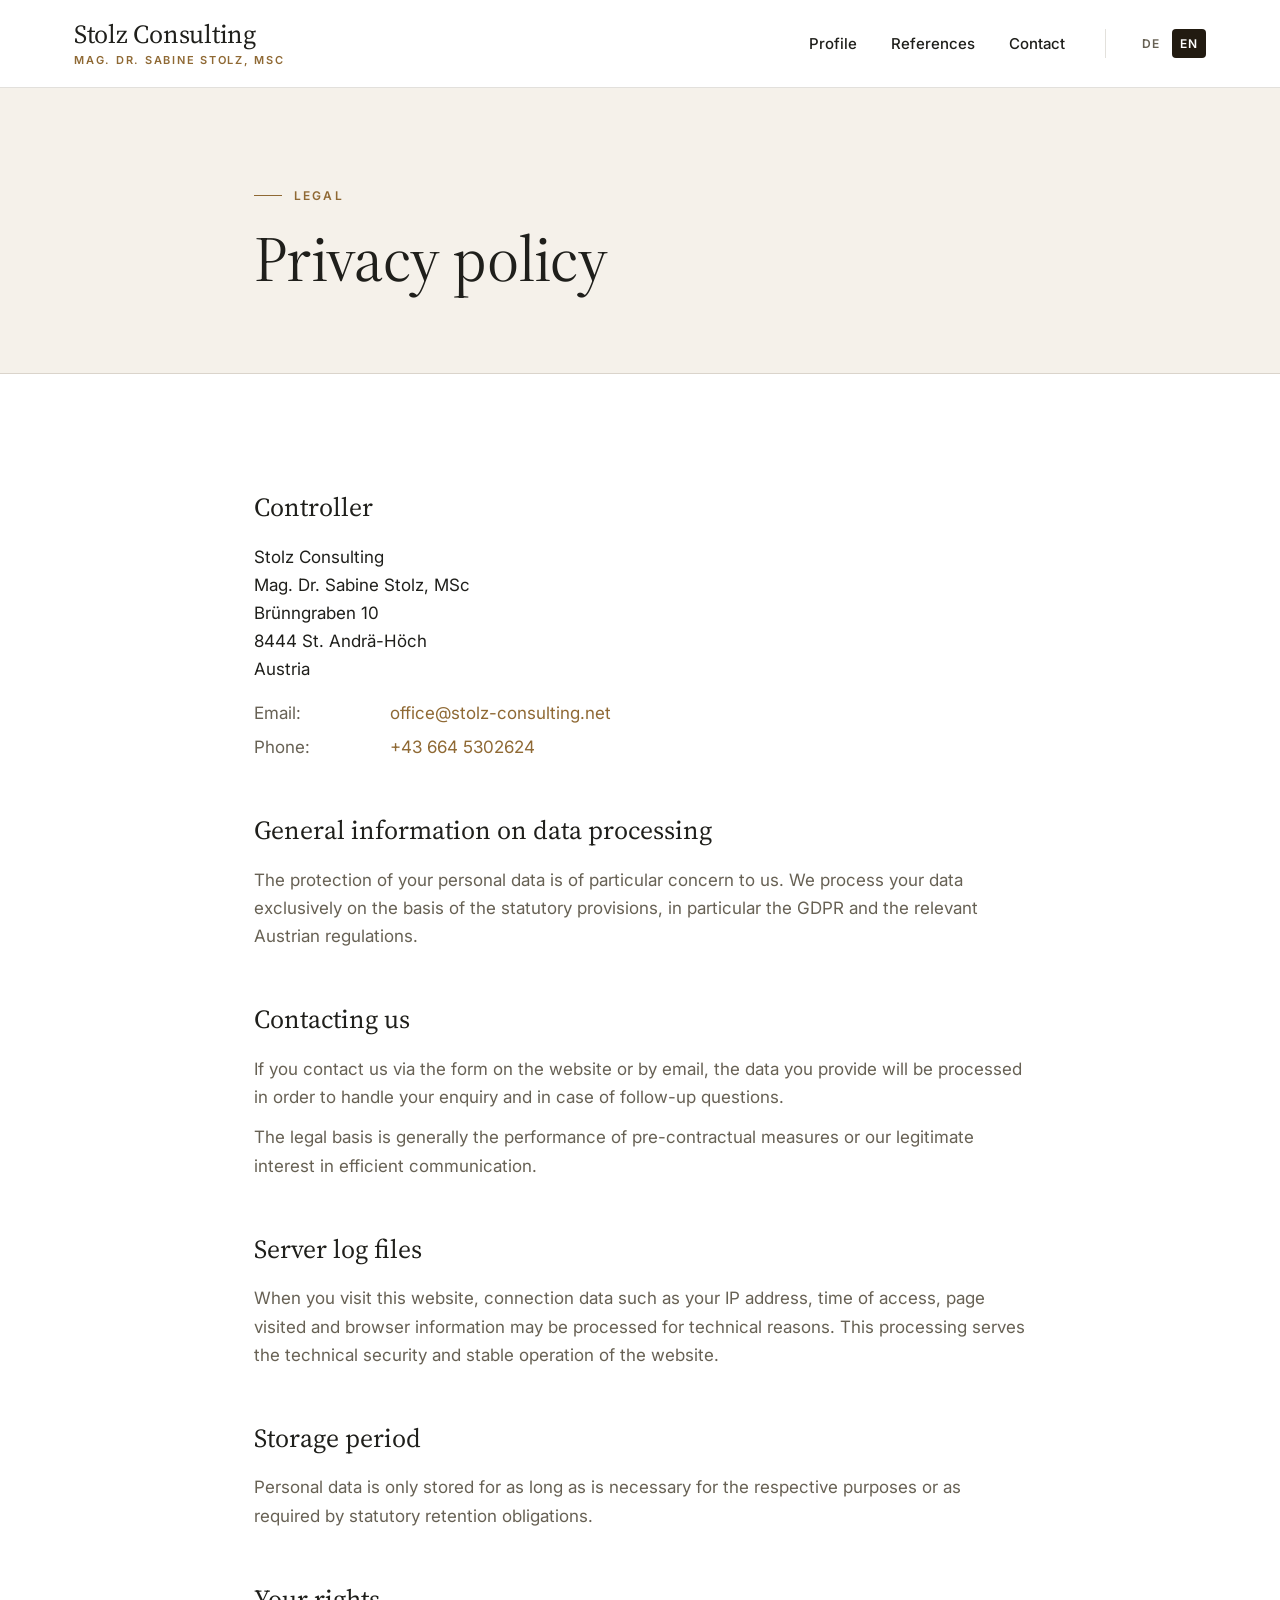
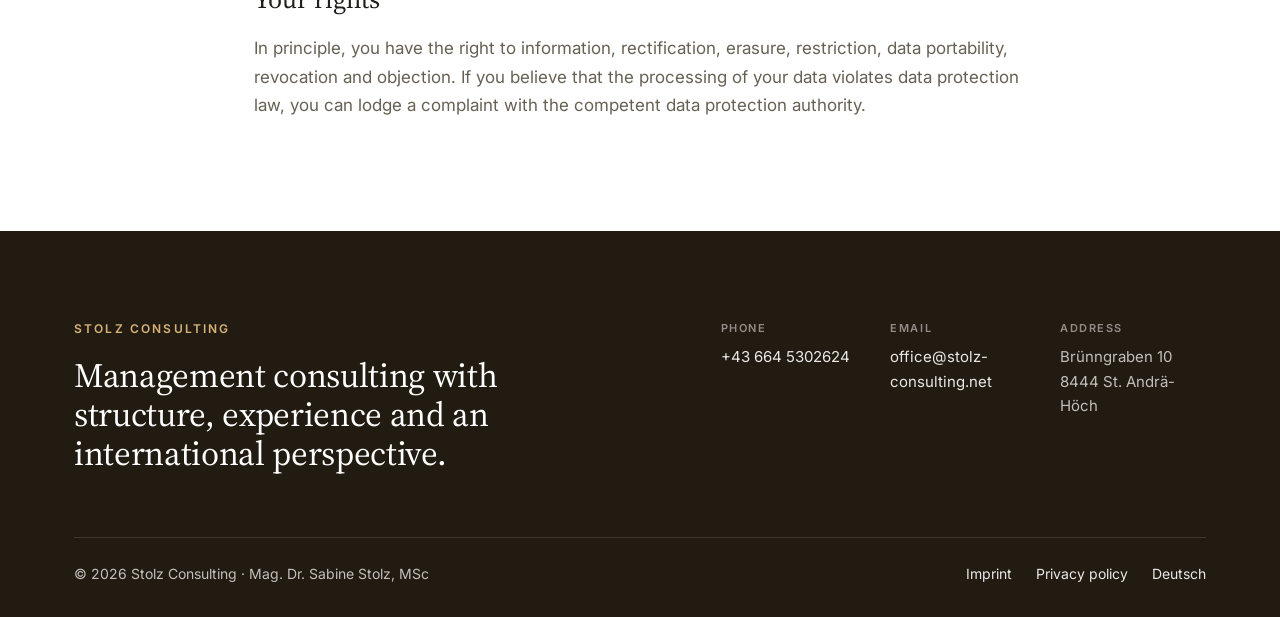
<file: en/privacy/index.html>
<!DOCTYPE html>
<html lang="en">
<head>
  <meta charset="utf-8">
  <meta name="viewport" content="width=device-width, initial-scale=1">
  <title>Privacy policy – Stolz Consulting</title>
  <meta name="description" content="Privacy policy of Stolz Consulting.">
  <link rel="canonical" href="https://www.stolz-consulting.net/en/privacy/">
  <link rel="alternate" hreflang="de" href="https://www.stolz-consulting.net/datenschutz/">
  <link rel="alternate" hreflang="en" href="https://www.stolz-consulting.net/en/privacy/">
  <link rel="alternate" hreflang="x-default" href="https://www.stolz-consulting.net/datenschutz/">
  <meta property="og:type" content="website">
  <meta property="og:locale" content="en_GB">
  <meta property="og:title" content="Privacy policy – Stolz Consulting">
  <meta property="og:description" content="Privacy policy of Stolz Consulting.">
  <meta property="og:url" content="https://www.stolz-consulting.net/en/privacy/">
  <meta property="og:image" content="https://www.stolz-consulting.net/assets/img/og-image.jpg">
  <meta name="theme-color" content="#221b11">
  <link rel="icon" type="image/svg+xml" href="../../assets/img/favicon.svg">
  <link rel="preconnect" href="https://fonts.googleapis.com">
  <link rel="preconnect" href="https://fonts.gstatic.com" crossorigin>
  <link rel="stylesheet" href="https://fonts.googleapis.com/css2?family=Inter:wght@400;500;600&family=Source+Serif+4:ital,opsz,wght@0,8..60,400;1,8..60,400&display=swap">
  <link rel="stylesheet" href="../../assets/css/style.css">
</head>
<body>
  <a class="skip-link" href="#main">Skip to content</a>

  <header class="site-header">
    <div class="container">
      <a class="brand" href="../../en/" aria-label="Stolz Consulting – Home">
        <span class="brand__name">Stolz Consulting</span>
        <span class="brand__sub">Mag. Dr. Sabine Stolz, MSc</span>
      </a>
      <button class="nav-toggle" type="button" aria-expanded="false" aria-controls="nav" aria-label="Open menu"><span></span></button>
      <nav class="nav" id="nav" aria-label="Main navigation">
        <ul class="nav__list"><li><a class="nav__link" href="../../en/profile/">Profile</a></li><li><a class="nav__link" href="../../en/references/">References</a></li><li><a class="nav__link" href="../../en/contact/">Contact</a></li></ul>
        <div class="lang" aria-label="Language"><a href="../../datenschutz/" lang="de" hreflang="de">DE</a><span aria-current="true" lang="en">EN</span></div>
      </nav>
    </div>
  </header>

  <main id="main">
    <section class="page-hero">
      <div class="container container--narrow">
        <p class="eyebrow">Legal</p>
        <h1 class="h1">Privacy policy</h1>
      </div>
    </section>
    <section class="section">
      <div class="container container--narrow legal">
        <h2>Controller</h2>
        <address>Stolz Consulting<br>Mag. Dr. Sabine Stolz, MSc<br>Brünngraben 10<br>8444 St. Andrä-Höch<br>Austria</address>
        <dl>
          <dt>Email:</dt><dd><a href="mailto:office@stolz-consulting.net">office@stolz-consulting.net</a></dd>
          <dt>Phone:</dt><dd><a href="tel:+436645302624">+43 664 5302624</a></dd>
        </dl>
        <h2>General information on data processing</h2>
        <p>The protection of your personal data is of particular concern to us. We process your data exclusively on the basis of the statutory provisions, in particular the GDPR and the relevant Austrian regulations.</p>
        <h2>Contacting us</h2>
        <p>If you contact us via the form on the website or by email, the data you provide will be processed in order to handle your enquiry and in case of follow-up questions.</p>
        <p>The legal basis is generally the performance of pre-contractual measures or our legitimate interest in efficient communication.</p>
        <h2>Server log files</h2>
        <p>When you visit this website, connection data such as your IP address, time of access, page visited and browser information may be processed for technical reasons. This processing serves the technical security and stable operation of the website.</p>
        <h2>Storage period</h2>
        <p>Personal data is only stored for as long as is necessary for the respective purposes or as required by statutory retention obligations.</p>
        <h2>Your rights</h2>
        <p>In principle, you have the right to information, rectification, erasure, restriction, data portability, revocation and objection. If you believe that the processing of your data violates data protection law, you can lodge a complaint with the competent data protection authority.</p>
      </div>
    </section>
  </main>

  <footer class="site-footer">
    <div class="container">
      <div class="site-footer__top">
        <div>
          <p class="kicker">Stolz Consulting</p>
          <p class="h2">Management consulting with structure, experience and an international perspective.</p>
        </div>
        <div class="site-footer__contact">
          <div><span class="k">Phone</span><a href="tel:+436645302624">+43 664 5302624</a></div>
          <div><span class="k">Email</span><a href="mailto:office@stolz-consulting.net">office@stolz-consulting.net</a></div>
          <div><span class="k">Address</span><address>Brünngraben 10<br>8444 St. Andrä-Höch</address></div>
        </div>
      </div>
      <div class="site-footer__bottom">
        <span>© <span data-year>2026</span> Stolz Consulting · Mag. Dr. Sabine Stolz, MSc</span>
        <nav class="site-footer__links" aria-label="Footer">
          <a href="../../en/imprint/">Imprint</a>
          <a href="../../en/privacy/">Privacy policy</a>
          <a href="../../datenschutz/" lang="de" hreflang="de">Deutsch</a>
        </nav>
      </div>
    </div>
  </footer>

  <script src="../../assets/js/main.js" defer></script>
</body>
</html>
</file>
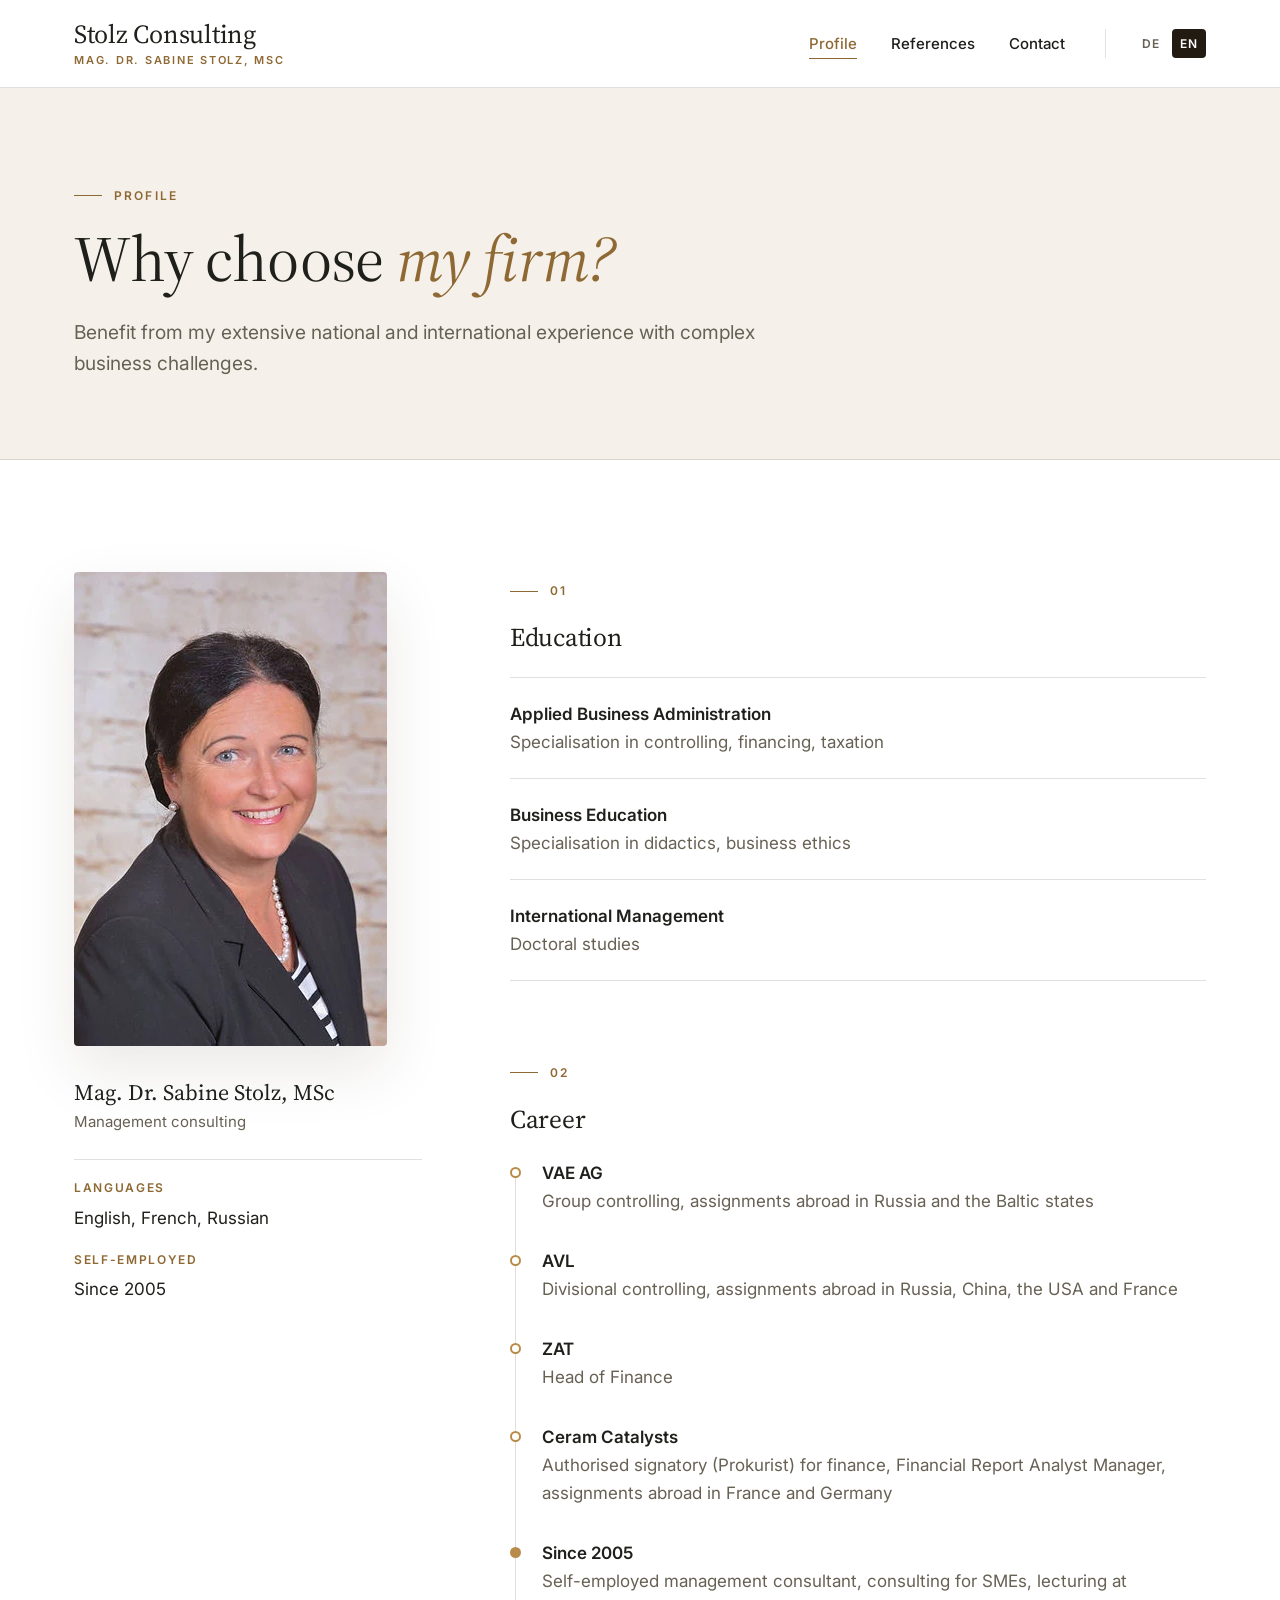
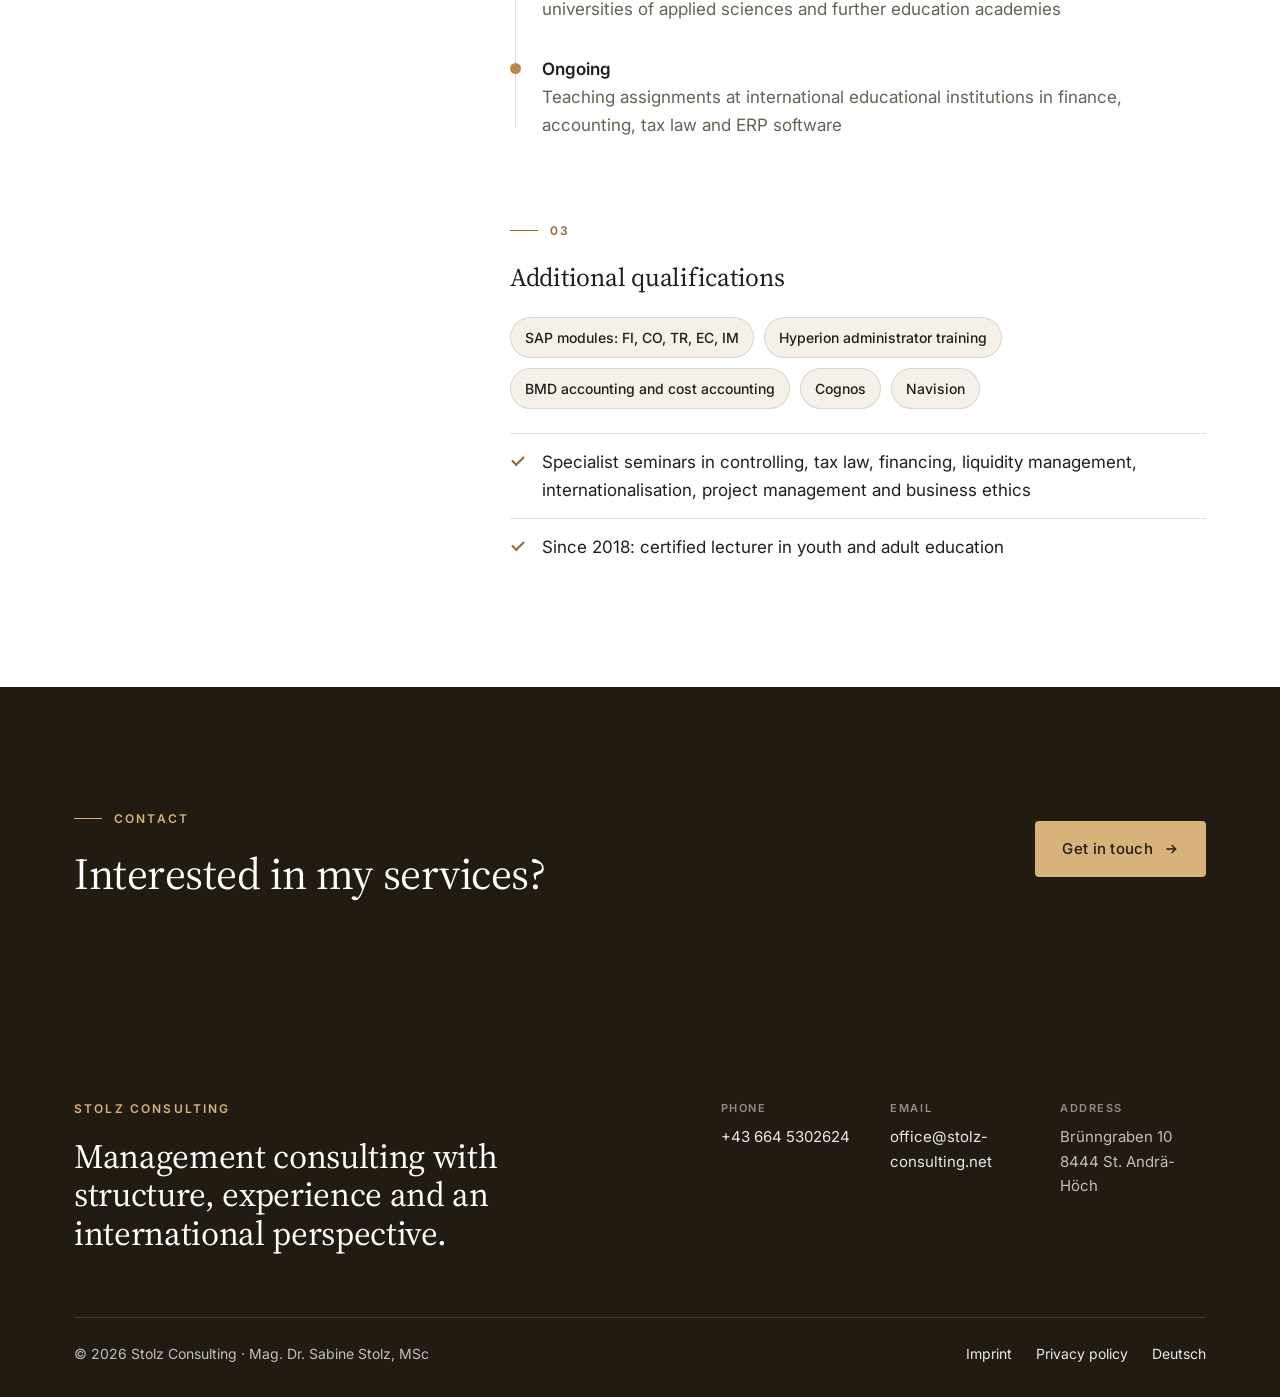
<file: en/profile/index.html>
<!DOCTYPE html>
<html lang="en">
<head>
  <meta charset="utf-8">
  <meta name="viewport" content="width=device-width, initial-scale=1">
  <title>Profile – Mag. Dr. Sabine Stolz, MSc | Stolz Consulting</title>
  <meta name="description" content="Education, career and additional qualifications of Mag. Dr. Sabine Stolz, MSc – self-employed management consultant since 2005.">
  <link rel="canonical" href="https://www.stolz-consulting.net/en/profile/">
  <link rel="alternate" hreflang="de" href="https://www.stolz-consulting.net/profil/">
  <link rel="alternate" hreflang="en" href="https://www.stolz-consulting.net/en/profile/">
  <link rel="alternate" hreflang="x-default" href="https://www.stolz-consulting.net/profil/">
  <meta property="og:type" content="website">
  <meta property="og:locale" content="en_GB">
  <meta property="og:title" content="Profile – Mag. Dr. Sabine Stolz, MSc | Stolz Consulting">
  <meta property="og:description" content="Education, career and additional qualifications of Mag. Dr. Sabine Stolz, MSc – self-employed management consultant since 2005.">
  <meta property="og:url" content="https://www.stolz-consulting.net/en/profile/">
  <meta property="og:image" content="https://www.stolz-consulting.net/assets/img/og-image.jpg">
  <meta name="theme-color" content="#221b11">
  <link rel="icon" type="image/svg+xml" href="../../assets/img/favicon.svg">
  <link rel="preconnect" href="https://fonts.googleapis.com">
  <link rel="preconnect" href="https://fonts.gstatic.com" crossorigin>
  <link rel="stylesheet" href="https://fonts.googleapis.com/css2?family=Inter:wght@400;500;600&family=Source+Serif+4:ital,opsz,wght@0,8..60,400;1,8..60,400&display=swap">
  <link rel="stylesheet" href="../../assets/css/style.css">
</head>
<body>
  <a class="skip-link" href="#main">Skip to content</a>

  <header class="site-header">
    <div class="container">
      <a class="brand" href="../../en/" aria-label="Stolz Consulting – Home">
        <span class="brand__name">Stolz Consulting</span>
        <span class="brand__sub">Mag. Dr. Sabine Stolz, MSc</span>
      </a>
      <button class="nav-toggle" type="button" aria-expanded="false" aria-controls="nav" aria-label="Open menu"><span></span></button>
      <nav class="nav" id="nav" aria-label="Main navigation">
        <ul class="nav__list"><li><a class="nav__link" href="../../en/profile/" aria-current="page">Profile</a></li><li><a class="nav__link" href="../../en/references/">References</a></li><li><a class="nav__link" href="../../en/contact/">Contact</a></li></ul>
        <div class="lang" aria-label="Language"><a href="../../profil/" lang="de" hreflang="de">DE</a><span aria-current="true" lang="en">EN</span></div>
      </nav>
    </div>
  </header>

  <main id="main">
    <section class="page-hero">
      <div class="container reveal">
        <p class="eyebrow">Profile</p>
        <h1 class="h1">Why choose <em>my firm?</em></h1>
        <p class="lead">Benefit from my extensive national and international experience with complex business challenges.</p>
      </div>
    </section>

    <section class="section">
      <div class="container profile">
        <aside class="profile__aside reveal">
          <picture>
            <source type="image/webp" srcset="../../assets/img/portrait.webp">
            <img src="../../assets/img/portrait.jpg" alt="Mag. Dr. Sabine Stolz, MSc" width="313" height="474">
          </picture>
          <div class="profile__card">
            <p class="name">Mag. Dr. Sabine Stolz, MSc</p>
            <p class="role">Management consulting</p>
            <dl>
              <dt>Languages</dt><dd>English, French, Russian</dd>
              <dt>Self-employed</dt><dd>Since 2005</dd>
            </dl>
          </div>
        </aside>

        <div>
          <div class="profile__block reveal">
            <p class="eyebrow">01</p>
            <h2 class="h3">Education</h2>
            <ul class="edu-list"><li><strong>Applied Business Administration</strong><span>Specialisation in controlling, financing, taxation</span></li><li><strong>Business Education</strong><span>Specialisation in didactics, business ethics</span></li><li><strong>International Management</strong><span>Doctoral studies</span></li></ul>
          </div>
          <div class="profile__block reveal">
            <p class="eyebrow">02</p>
            <h2 class="h3">Career</h2>
            <ol class="timeline"><li><strong>VAE AG</strong><span>Group controlling, assignments abroad in Russia and the Baltic states</span></li><li><strong>AVL</strong><span>Divisional controlling, assignments abroad in Russia, China, the USA and France</span></li><li><strong>ZAT</strong><span>Head of Finance</span></li><li><strong>Ceram Catalysts</strong><span>Authorised signatory (Prokurist) for finance, Financial Report Analyst Manager, assignments abroad in France and Germany</span></li><li class="is-current"><strong>Since 2005</strong><span>Self-employed management consultant, consulting for SMEs, lecturing at universities of applied sciences and further education academies</span></li><li class="is-current"><strong>Ongoing</strong><span>Teaching assignments at international educational institutions in finance, accounting, tax law and ERP software</span></li></ol>
          </div>
          <div class="profile__block reveal">
            <p class="eyebrow">03</p>
            <h2 class="h3">Additional qualifications</h2>
            <ul class="tags"><li>SAP modules: FI, CO, TR, EC, IM</li><li>Hyperion administrator training</li><li>BMD accounting and cost accounting</li><li>Cognos</li><li>Navision</li></ul>
            <ul class="check-list"><li>Specialist seminars in controlling, tax law, financing, liquidity management, internationalisation, project management and business ethics</li><li>Since 2018: certified lecturer in youth and adult education</li></ul>
          </div>
        </div>
      </div>
    </section>

    <section class="section section--dark">
      <div class="container cta reveal">
        <div>
          <p class="eyebrow">Contact</p>
          <h2 class="h2">Interested in my services?</h2>
        </div>
        <a class="btn btn--light" href="../../en/contact/">Get in touch <svg viewBox="0 0 24 24" fill="none" stroke="currentColor" stroke-width="2" aria-hidden="true"><path d="M5 12h14M13 6l6 6-6 6"/></svg></a>
      </div>
    </section>
  </main>

  <footer class="site-footer">
    <div class="container">
      <div class="site-footer__top">
        <div>
          <p class="kicker">Stolz Consulting</p>
          <p class="h2">Management consulting with structure, experience and an international perspective.</p>
        </div>
        <div class="site-footer__contact">
          <div><span class="k">Phone</span><a href="tel:+436645302624">+43 664 5302624</a></div>
          <div><span class="k">Email</span><a href="mailto:office@stolz-consulting.net">office@stolz-consulting.net</a></div>
          <div><span class="k">Address</span><address>Brünngraben 10<br>8444 St. Andrä-Höch</address></div>
        </div>
      </div>
      <div class="site-footer__bottom">
        <span>© <span data-year>2026</span> Stolz Consulting · Mag. Dr. Sabine Stolz, MSc</span>
        <nav class="site-footer__links" aria-label="Footer">
          <a href="../../en/imprint/">Imprint</a>
          <a href="../../en/privacy/">Privacy policy</a>
          <a href="../../profil/" lang="de" hreflang="de">Deutsch</a>
        </nav>
      </div>
    </div>
  </footer>

  <script src="../../assets/js/main.js" defer></script>
</body>
</html>
</file>
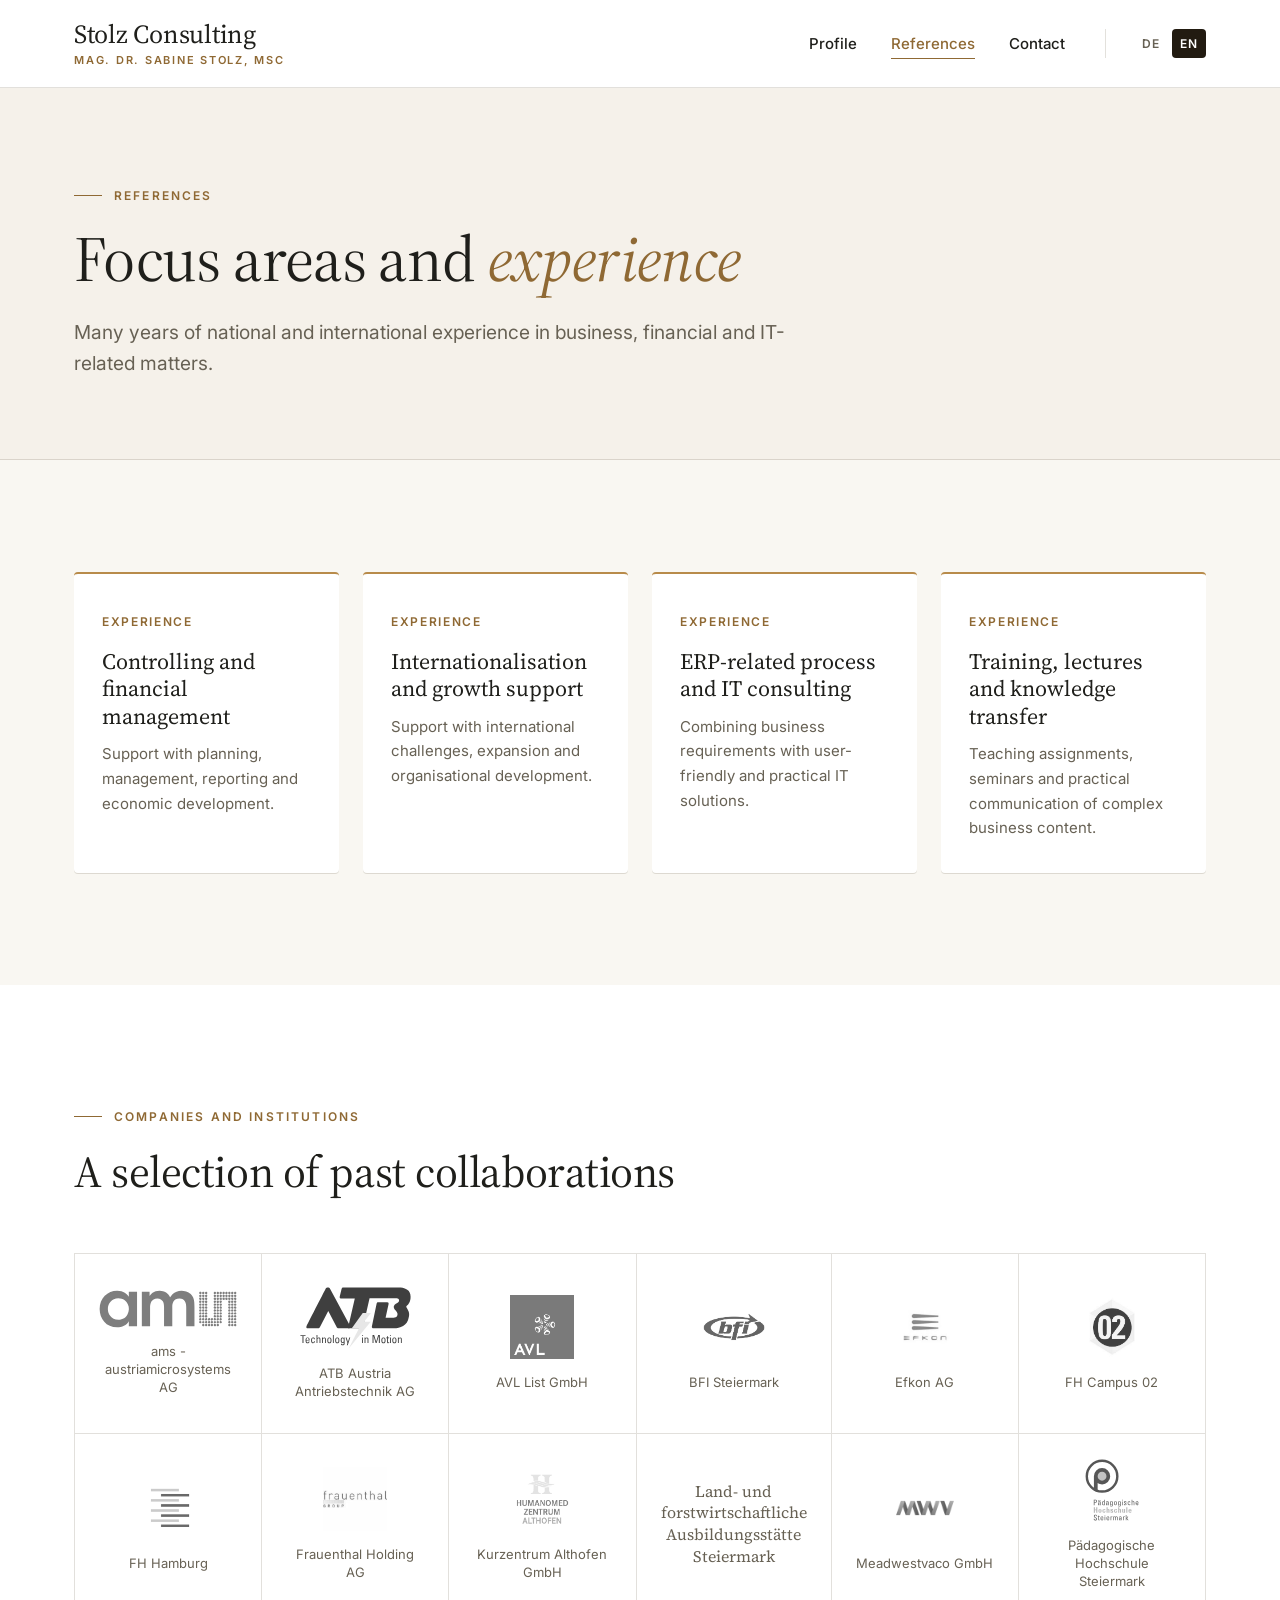
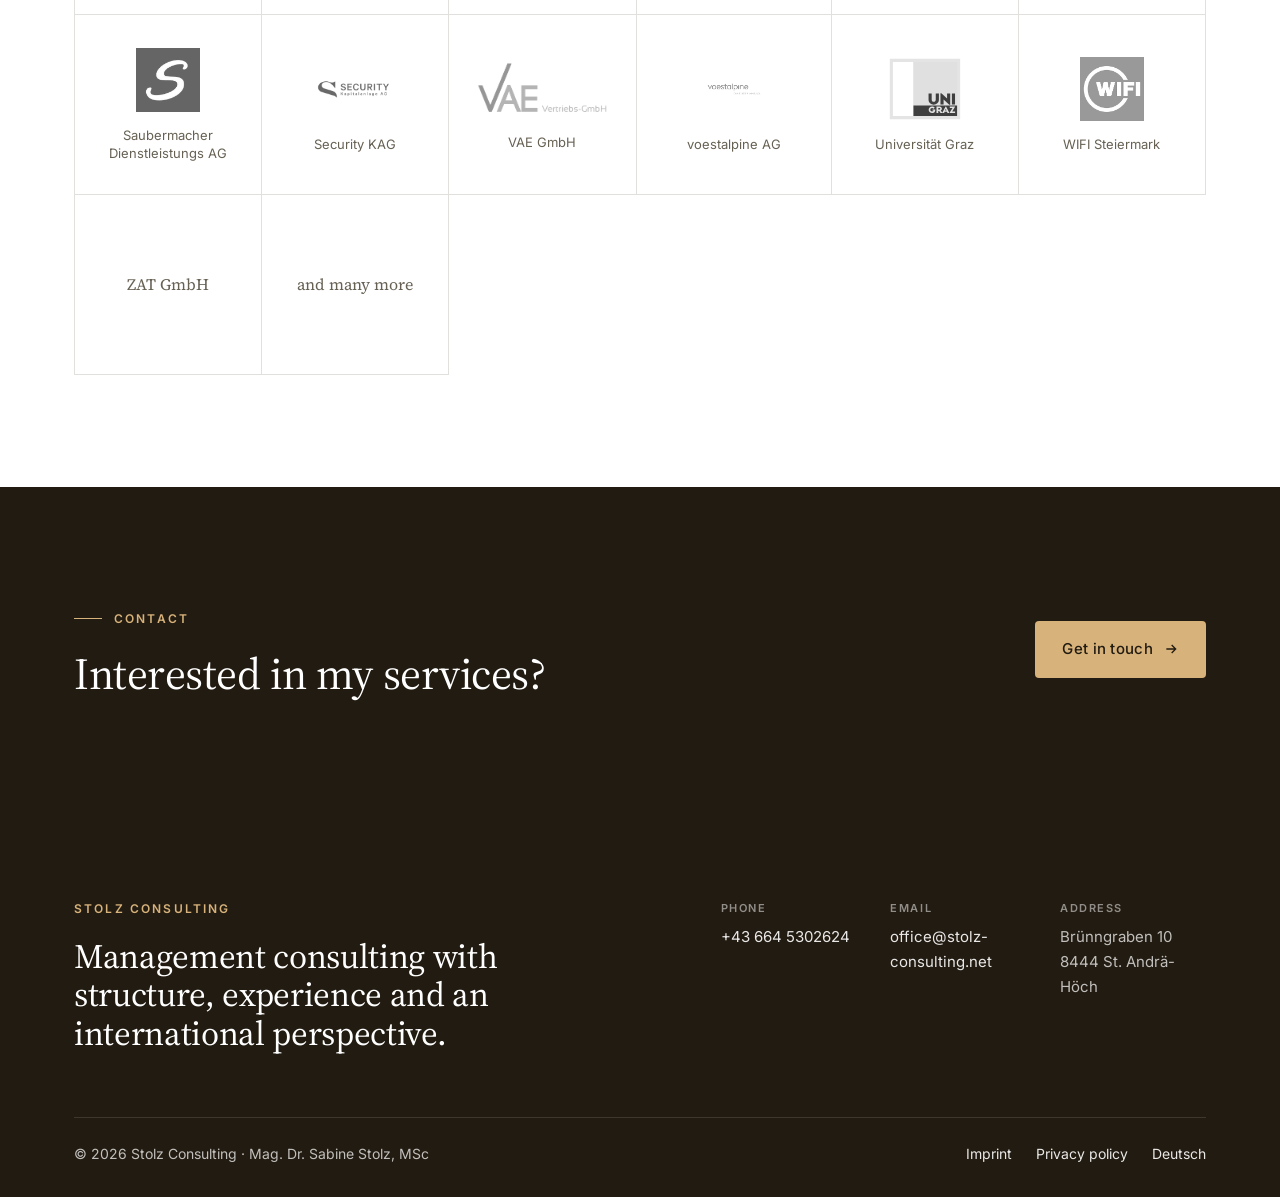
<file: en/references/index.html>
<!DOCTYPE html>
<html lang="en">
<head>
  <meta charset="utf-8">
  <meta name="viewport" content="width=device-width, initial-scale=1">
  <title>References – Stolz Consulting | Mag. Dr. Sabine Stolz, MSc</title>
  <meta name="description" content="Areas of focus, experience and a selection of past collaborations of Stolz Consulting.">
  <link rel="canonical" href="https://www.stolz-consulting.net/en/references/">
  <link rel="alternate" hreflang="de" href="https://www.stolz-consulting.net/referenzen/">
  <link rel="alternate" hreflang="en" href="https://www.stolz-consulting.net/en/references/">
  <link rel="alternate" hreflang="x-default" href="https://www.stolz-consulting.net/referenzen/">
  <meta property="og:type" content="website">
  <meta property="og:locale" content="en_GB">
  <meta property="og:title" content="References – Stolz Consulting | Mag. Dr. Sabine Stolz, MSc">
  <meta property="og:description" content="Areas of focus, experience and a selection of past collaborations of Stolz Consulting.">
  <meta property="og:url" content="https://www.stolz-consulting.net/en/references/">
  <meta property="og:image" content="https://www.stolz-consulting.net/assets/img/og-image.jpg">
  <meta name="theme-color" content="#221b11">
  <link rel="icon" type="image/svg+xml" href="../../assets/img/favicon.svg">
  <link rel="preconnect" href="https://fonts.googleapis.com">
  <link rel="preconnect" href="https://fonts.gstatic.com" crossorigin>
  <link rel="stylesheet" href="https://fonts.googleapis.com/css2?family=Inter:wght@400;500;600&family=Source+Serif+4:ital,opsz,wght@0,8..60,400;1,8..60,400&display=swap">
  <link rel="stylesheet" href="../../assets/css/style.css">
</head>
<body>
  <a class="skip-link" href="#main">Skip to content</a>

  <header class="site-header">
    <div class="container">
      <a class="brand" href="../../en/" aria-label="Stolz Consulting – Home">
        <span class="brand__name">Stolz Consulting</span>
        <span class="brand__sub">Mag. Dr. Sabine Stolz, MSc</span>
      </a>
      <button class="nav-toggle" type="button" aria-expanded="false" aria-controls="nav" aria-label="Open menu"><span></span></button>
      <nav class="nav" id="nav" aria-label="Main navigation">
        <ul class="nav__list"><li><a class="nav__link" href="../../en/profile/">Profile</a></li><li><a class="nav__link" href="../../en/references/" aria-current="page">References</a></li><li><a class="nav__link" href="../../en/contact/">Contact</a></li></ul>
        <div class="lang" aria-label="Language"><a href="../../referenzen/" lang="de" hreflang="de">DE</a><span aria-current="true" lang="en">EN</span></div>
      </nav>
    </div>
  </header>

  <main id="main">
    <section class="page-hero">
      <div class="container reveal">
        <p class="eyebrow">References</p>
        <h1 class="h1">Focus areas and <em>experience</em></h1>
        <p class="lead">Many years of national and international experience in business, financial and IT-related matters.</p>
      </div>
    </section>

    <section class="section section--soft">
      <div class="container">
        <ul class="expertise"><li class="reveal"><span class="label">Experience</span><h3>Controlling and financial management</h3><p>Support with planning, management, reporting and economic development.</p></li><li class="reveal"><span class="label">Experience</span><h3>Internationalisation and growth support</h3><p>Support with international challenges, expansion and organisational development.</p></li><li class="reveal"><span class="label">Experience</span><h3>ERP-related process and IT consulting</h3><p>Combining business requirements with user-friendly and practical IT solutions.</p></li><li class="reveal"><span class="label">Experience</span><h3>Training, lectures and knowledge transfer</h3><p>Teaching assignments, seminars and practical communication of complex business content.</p></li></ul>
      </div>
    </section>

    <section class="section">
      <div class="container">
        <div class="section__head reveal">
          <p class="eyebrow">Companies and institutions</p>
          <h2 class="h2">A selection of past collaborations</h2>
        </div>
        <ul class="logo-grid logo-grid--names reveal"><li><img src="../../assets/img/referenzen/ams.svg" alt="ams - austriamicrosystems AG" loading="lazy"><span class="logo-name">ams - austriamicrosystems AG</span></li><li><img src="../../assets/img/referenzen/atb.svg" alt="ATB Austria Antriebstechnik AG" loading="lazy"><span class="logo-name">ATB Austria Antriebstechnik AG</span></li><li><img src="../../assets/img/referenzen/avl.png" alt="AVL List GmbH" loading="lazy"><span class="logo-name">AVL List GmbH</span></li><li><img src="../../assets/img/referenzen/bfi.jpg" alt="BFI Steiermark" loading="lazy"><span class="logo-name">BFI Steiermark</span></li><li><img src="../../assets/img/referenzen/efkon.jpeg" alt="Efkon AG" loading="lazy"><span class="logo-name">Efkon AG</span></li><li><img src="../../assets/img/referenzen/campus-02.jpeg" alt="FH Campus 02" loading="lazy"><span class="logo-name">FH Campus 02</span></li><li><img src="../../assets/img/referenzen/fh-hamburg.png" alt="FH Hamburg" loading="lazy"><span class="logo-name">FH Hamburg</span></li><li><img src="../../assets/img/referenzen/frauenthal.jpeg" alt="Frauenthal Holding AG" loading="lazy"><span class="logo-name">Frauenthal Holding AG</span></li><li><img src="../../assets/img/referenzen/kurzentrum-althofen.png" alt="Kurzentrum Althofen GmbH" loading="lazy"><span class="logo-name">Kurzentrum Althofen GmbH</span></li><li><span class="logo-text">Land- und forstwirtschaftliche Ausbildungsstätte Steiermark</span></li><li><img src="../../assets/img/referenzen/meadwestvaco.png" alt="Meadwestvaco GmbH" loading="lazy"><span class="logo-name">Meadwestvaco GmbH</span></li><li><img src="../../assets/img/referenzen/ph-steiermark.svg" alt="Pädagogische Hochschule Steiermark" loading="lazy"><span class="logo-name">Pädagogische Hochschule Steiermark</span></li><li><img src="../../assets/img/referenzen/saubermacher.jpeg" alt="Saubermacher Dienstleistungs AG" loading="lazy"><span class="logo-name">Saubermacher Dienstleistungs AG</span></li><li><img src="../../assets/img/referenzen/security-kag.png" alt="Security KAG" loading="lazy"><span class="logo-name">Security KAG</span></li><li><img src="../../assets/img/referenzen/vae.png" alt="VAE GmbH" loading="lazy"><span class="logo-name">VAE GmbH</span></li><li><img src="../../assets/img/referenzen/voestalpine.png" alt="voestalpine AG" loading="lazy"><span class="logo-name">voestalpine AG</span></li><li><img src="../../assets/img/referenzen/universitaet-graz.svg" alt="Universität Graz" loading="lazy"><span class="logo-name">Universität Graz</span></li><li><img src="../../assets/img/referenzen/wifi.png" alt="WIFI Steiermark" loading="lazy"><span class="logo-name">WIFI Steiermark</span></li><li><span class="logo-text">ZAT GmbH</span></li><li><span class="logo-text">and many more</span></li></ul>
      </div>
    </section>

    <section class="section section--dark">
      <div class="container cta reveal">
        <div>
          <p class="eyebrow">Contact</p>
          <h2 class="h2">Interested in my services?</h2>
        </div>
        <a class="btn btn--light" href="../../en/contact/">Get in touch <svg viewBox="0 0 24 24" fill="none" stroke="currentColor" stroke-width="2" aria-hidden="true"><path d="M5 12h14M13 6l6 6-6 6"/></svg></a>
      </div>
    </section>
  </main>

  <footer class="site-footer">
    <div class="container">
      <div class="site-footer__top">
        <div>
          <p class="kicker">Stolz Consulting</p>
          <p class="h2">Management consulting with structure, experience and an international perspective.</p>
        </div>
        <div class="site-footer__contact">
          <div><span class="k">Phone</span><a href="tel:+436645302624">+43 664 5302624</a></div>
          <div><span class="k">Email</span><a href="mailto:office@stolz-consulting.net">office@stolz-consulting.net</a></div>
          <div><span class="k">Address</span><address>Brünngraben 10<br>8444 St. Andrä-Höch</address></div>
        </div>
      </div>
      <div class="site-footer__bottom">
        <span>© <span data-year>2026</span> Stolz Consulting · Mag. Dr. Sabine Stolz, MSc</span>
        <nav class="site-footer__links" aria-label="Footer">
          <a href="../../en/imprint/">Imprint</a>
          <a href="../../en/privacy/">Privacy policy</a>
          <a href="../../referenzen/" lang="de" hreflang="de">Deutsch</a>
        </nav>
      </div>
    </div>
  </footer>

  <script src="../../assets/js/main.js" defer></script>
</body>
</html>
</file>
<file: assets/css/style.css>
/* ==========================================================================
   Stolz Consulting – Mag. Dr. Sabine Stolz, MSc
   Farben aus dem Original-Theme (stolz-consulting.net) übernommen.
   ========================================================================== */

:root {
  --bg: #f5f1ea;
  --bg-soft: #f9f7f2;
  --surface: #fffdf9;
  --accent: #b88b4a;
  --accent-deep: #8f6934;
  --accent-darker: #6f5128;
  --accent-light: #d7b27b;
  --text: #1f1f1b;
  --muted: #676154;
  --line: rgba(79, 66, 40, 0.16);
  --dark: #221b11;
  --white: #ffffff;
  --ok: #20523c;
  --error: #772a23;

  --font: "Inter", "Helvetica Neue", Arial, sans-serif;
  --font-serif: "Source Serif 4", Georgia, "Times New Roman", serif;
  --container: 1180px;
  --radius: 4px;
  --header-h: 88px;
  --shadow: 0 24px 60px rgba(58, 42, 16, 0.10);
}

*, *::before, *::after { box-sizing: border-box; }

html {
  scroll-behavior: smooth;
  -webkit-text-size-adjust: 100%;
}

body {
  margin: 0;
  font-family: var(--font);
  font-size: 17px;
  line-height: 1.65;
  color: var(--text);
  background: var(--white);
  -webkit-font-smoothing: antialiased;
}

img { display: block; max-width: 100%; height: auto; }
a { color: var(--accent-deep); text-decoration: none; }
a:hover { color: var(--accent-darker); }
ul, ol { margin: 0; padding: 0; list-style: none; }
h1, h2, h3, h4, p, blockquote, figure { margin: 0; }

::selection { background: var(--accent-light); color: var(--dark); }
:focus-visible { outline: 2px solid var(--accent-deep); outline-offset: 3px; }

.container {
  width: 100%;
  max-width: var(--container);
  margin: 0 auto;
  padding: 0 24px;
}
.container--narrow { max-width: 820px; }

.skip-link {
  position: absolute;
  left: 16px;
  top: -60px;
  z-index: 200;
  padding: 10px 16px;
  background: var(--dark);
  color: var(--white);
}
.skip-link:focus { top: 16px; color: var(--white); }

/* ---------- Typografie ---------- */

.eyebrow {
  display: inline-flex;
  align-items: center;
  gap: 12px;
  font-size: 12px;
  font-weight: 600;
  letter-spacing: 0.18em;
  text-transform: uppercase;
  color: var(--accent-deep);
  margin-bottom: 20px;
}
.eyebrow::before {
  content: "";
  width: 28px;
  height: 1px;
  background: currentColor;
}

.h1, .h2, .h3 {
  font-family: var(--font-serif);
  font-weight: 400;
  color: var(--text);
  letter-spacing: -0.01em;
}
.h1 { font-size: clamp(38px, 5.2vw, 64px); line-height: 1.06; }
.h2 { font-size: clamp(30px, 3.6vw, 44px); line-height: 1.14; }
.h3 { font-size: clamp(22px, 2vw, 26px); line-height: 1.25; }
.h1 em, .h2 em { font-style: italic; color: var(--accent-deep); }

.lead {
  font-size: clamp(18px, 1.5vw, 20px);
  line-height: 1.6;
  color: var(--muted);
}
.muted { color: var(--muted); }
.prose p + p { margin-top: 18px; }

/* ---------- Buttons ---------- */

.btn {
  display: inline-flex;
  align-items: center;
  justify-content: center;
  gap: 10px;
  padding: 15px 26px;
  font-family: var(--font);
  font-size: 15px;
  font-weight: 500;
  letter-spacing: 0.02em;
  border-radius: var(--radius);
  border: 1px solid transparent;
  cursor: pointer;
  transition: background-color .2s, color .2s, border-color .2s;
}
.btn svg { width: 16px; height: 16px; transition: transform .2s; }
.btn:hover svg { transform: translateX(3px); }
.btn--primary { background: var(--dark); color: var(--white); }
.btn--primary:hover { background: var(--accent-deep); color: var(--white); }
.btn--ghost { background: transparent; color: var(--text); border-color: var(--text); }
.btn--ghost:hover { background: var(--text); color: var(--white); }
.btn--light { background: var(--accent-light); color: var(--dark); }
.btn--light:hover { background: var(--white); color: var(--dark); }

.link-arrow {
  display: inline-flex;
  align-items: center;
  gap: 8px;
  font-weight: 500;
  color: var(--text);
  border-bottom: 1px solid var(--accent);
  padding-bottom: 2px;
}
.link-arrow:hover { color: var(--accent-deep); }

/* ---------- Header ---------- */

.site-header {
  position: sticky;
  top: 0;
  z-index: 100;
  height: var(--header-h);
  background: rgba(255, 255, 255, 0.97);
  border-bottom: 1px solid var(--line);
}
.site-header .container {
  height: 100%;
  display: flex;
  align-items: center;
  justify-content: space-between;
  gap: 24px;
}

.brand { display: flex; flex-direction: column; line-height: 1.15; color: var(--text); }
.brand:hover { color: var(--text); }
.brand__name {
  font-family: var(--font-serif);
  font-size: 26px;
  letter-spacing: -0.01em;
}
.brand__sub {
  margin-top: 4px;
  font-size: 11px;
  font-weight: 600;
  letter-spacing: 0.16em;
  text-transform: uppercase;
  color: var(--accent-deep);
}

.nav { display: flex; align-items: center; gap: 40px; }
.nav__list { display: flex; gap: 34px; }
.nav__link {
  position: relative;
  font-size: 15px;
  font-weight: 500;
  color: var(--text);
  padding: 6px 0;
}
.nav__link::after {
  content: "";
  position: absolute;
  left: 0;
  bottom: 0;
  width: 100%;
  height: 1px;
  background: var(--accent-deep);
  transform: scaleX(0);
  transform-origin: left;
  transition: transform .25s;
}
.nav__link:hover { color: var(--accent-deep); }
.nav__link:hover::after,
.nav__link[aria-current="page"]::after { transform: scaleX(1); }
.nav__link[aria-current="page"] { color: var(--accent-deep); }

.lang {
  display: flex;
  align-items: center;
  gap: 4px;
  font-size: 12px;
  font-weight: 600;
  letter-spacing: 0.08em;
  padding-left: 28px;
  border-left: 1px solid var(--line);
}
.lang a, .lang span { padding: 5px 8px; border-radius: var(--radius); color: var(--muted); }
.lang a:hover { color: var(--accent-deep); }
.lang [aria-current="true"] { color: var(--white); background: var(--dark); }

.nav-toggle {
  display: none;
  width: 44px;
  height: 44px;
  padding: 0;
  border: 0;
  background: transparent;
  cursor: pointer;
  position: relative;
}
.nav-toggle span,
.nav-toggle span::before,
.nav-toggle span::after {
  position: absolute;
  left: 11px;
  width: 22px;
  height: 2px;
  background: var(--text);
  transition: transform .25s, background-color .25s;
}
.nav-toggle span { top: 21px; }
.nav-toggle span::before, .nav-toggle span::after { content: ""; left: 0; }
.nav-toggle span::before { top: -7px; }
.nav-toggle span::after { top: 7px; }
.nav-open .nav-toggle span { background: transparent; }
.nav-open .nav-toggle span::before { transform: translateY(7px) rotate(45deg); }
.nav-open .nav-toggle span::after { transform: translateY(-7px) rotate(-45deg); }

/* ---------- Sections ---------- */

.section { padding: 112px 0; }
.section--cream { background: var(--bg); }
.section--soft { background: var(--bg-soft); }
.section--dark { background: var(--dark); color: rgba(255,255,255,.82); }
.section--dark .h2 { color: var(--white); }
.section--dark .eyebrow { color: var(--accent-light); }
.section__head { max-width: 760px; margin-bottom: 56px; }
.section__head .lead { margin-top: 20px; }
.section__head--row {
  max-width: none;
  display: flex;
  justify-content: space-between;
  align-items: flex-end;
  gap: 32px;
  flex-wrap: wrap;
}

/* ---------- Home: Hero ---------- */

.hero {
  background: var(--bg);
  padding: 96px 0 112px;
  overflow: hidden;
}
.hero__grid {
  display: grid;
  grid-template-columns: minmax(0, 1.25fr) minmax(0, 0.75fr);
  gap: 80px;
  align-items: center;
}
.hero__name {
  font-size: 15px;
  font-weight: 500;
  color: var(--muted);
  margin-bottom: 18px;
}
.hero .h1 { margin-bottom: 32px; }
.hero__quote {
  font-family: var(--font-serif);
  font-size: clamp(20px, 1.9vw, 24px);
  font-style: italic;
  color: var(--accent-deep);
  padding-left: 22px;
  border-left: 2px solid var(--accent);
  margin-bottom: 32px;
}
.hero__text { max-width: 620px; }
.hero__text p + p { margin-top: 14px; }
.hero__text .intro { font-size: 19px; color: var(--text); font-weight: 500; }
.hero__text p:not(.intro) { color: var(--muted); }
.hero__actions { display: flex; flex-wrap: wrap; gap: 14px; margin-top: 40px; }

.hero__media { position: relative; justify-self: end; width: 100%; max-width: 360px; }
.hero__media::before {
  content: "";
  position: absolute;
  inset: 28px -28px -28px 28px;
  border: 1px solid var(--accent);
  border-radius: var(--radius);
}
.hero__media img {
  position: relative;
  width: 100%;
  aspect-ratio: 313 / 474;
  object-fit: cover;
  border-radius: var(--radius);
  box-shadow: var(--shadow);
}
.hero__badge {
  position: absolute;
  left: -56px;
  bottom: 40px;
  max-width: 230px;
  padding: 20px 22px;
  background: var(--dark);
  color: var(--white);
  border-radius: var(--radius);
  box-shadow: var(--shadow);
}
.hero__badge span {
  display: block;
  font-family: var(--font-serif);
  font-size: 30px;
  line-height: 1.1;
  color: var(--accent-light);
  margin-bottom: 6px;
}
.hero__badge strong { font-size: 14px; font-weight: 500; line-height: 1.45; display: block; }

/* ---------- Leistungen ---------- */

.services__grid {
  display: grid;
  grid-template-columns: minmax(0, 5fr) minmax(0, 7fr);
  gap: 80px;
  align-items: start;
}
.service-list { counter-reset: svc; border-top: 1px solid var(--line); }
.service-list li {
  counter-increment: svc;
  display: grid;
  grid-template-columns: 56px 1fr;
  align-items: baseline;
  padding: 26px 0;
  border-bottom: 1px solid var(--line);
  font-family: var(--font-serif);
  font-size: clamp(21px, 2vw, 26px);
  line-height: 1.3;
  color: var(--text);
  transition: padding-left .25s, color .25s;
}
.service-list li::before {
  content: counter(svc, decimal-leading-zero);
  font-family: var(--font);
  font-size: 13px;
  font-weight: 600;
  letter-spacing: 0.08em;
  color: var(--accent-deep);
}
.service-list li:hover { padding-left: 8px; color: var(--accent-deep); }

/* ---------- Split (Bild + Text) ---------- */

.split {
  display: grid;
  grid-template-columns: minmax(0, 1fr) minmax(0, 1fr);
  gap: 80px;
  align-items: center;
}
.split__media img {
  width: 100%;
  aspect-ratio: 4 / 3;
  object-fit: cover;
  border-radius: var(--radius);
}
.split__text .h2 { margin-bottom: 24px; }
.split__text .prose { color: var(--muted); }
.split__text .link-arrow { margin-top: 32px; }

/* ---------- Logo-Raster ---------- */

.logo-grid {
  display: grid;
  grid-template-columns: repeat(6, 1fr);
  border-top: 1px solid var(--line);
  border-left: 1px solid var(--line);
}
.logo-grid li {
  display: flex;
  align-items: center;
  justify-content: center;
  min-height: 132px;
  padding: 24px;
  background: var(--white);
  border-right: 1px solid var(--line);
  border-bottom: 1px solid var(--line);
}
.logo-grid img {
  max-width: 100%;
  max-height: 64px;
  width: auto;
  object-fit: contain;
  filter: grayscale(1);
  opacity: .75;
  transition: filter .3s, opacity .3s;
}
.logo-grid li:hover img { filter: none; opacity: 1; }
.logo-grid .logo-text {
  font-family: var(--font-serif);
  font-size: 16px;
  line-height: 1.35;
  text-align: center;
  color: var(--muted);
}

/* ---------- CTA ---------- */

.cta {
  display: flex;
  justify-content: space-between;
  align-items: center;
  gap: 40px;
  flex-wrap: wrap;
}
.cta .h2 { max-width: 680px; }

/* ---------- Unterseiten-Kopf ---------- */

.page-hero {
  background: var(--bg);
  padding: 88px 0 80px;
  border-bottom: 1px solid var(--line);
}
.page-hero .h1 { max-width: 860px; }
.page-hero .lead { max-width: 720px; margin-top: 24px; }

/* ---------- Profil ---------- */

.profile {
  display: grid;
  grid-template-columns: minmax(0, 4fr) minmax(0, 8fr);
  gap: 88px;
  align-items: start;
}
.profile__aside {
  position: sticky;
  top: calc(var(--header-h) + 32px);
}
.profile__aside img {
  width: 100%;
  max-width: 313px;
  border-radius: var(--radius);
  box-shadow: var(--shadow);
}
.profile__card { margin-top: 28px; }
.profile__card .name { font-family: var(--font-serif); font-size: 22px; }
.profile__card .role { color: var(--muted); font-size: 15px; }
.profile__card dl { margin: 24px 0 0; border-top: 1px solid var(--line); }
.profile__card dt {
  margin-top: 18px;
  font-size: 12px;
  font-weight: 600;
  letter-spacing: 0.14em;
  text-transform: uppercase;
  color: var(--accent-deep);
}
.profile__card dd { margin: 6px 0 0; }

.profile__block + .profile__block { margin-top: 72px; }
.profile__block .h3 { margin-bottom: 24px; }

.edu-list li {
  padding: 22px 0;
  border-top: 1px solid var(--line);
}
.edu-list li:last-child { border-bottom: 1px solid var(--line); }
.edu-list strong { display: block; font-weight: 600; color: var(--text); }
.edu-list span { color: var(--muted); }

.timeline { position: relative; padding-left: 32px; }
.timeline::before {
  content: "";
  position: absolute;
  left: 5px;
  top: 10px;
  bottom: 10px;
  width: 1px;
  background: var(--line);
}
.timeline li { position: relative; padding-bottom: 32px; }
.timeline li:last-child { padding-bottom: 0; }
.timeline li::before {
  content: "";
  position: absolute;
  left: -32px;
  top: 8px;
  width: 11px;
  height: 11px;
  border-radius: 50%;
  background: var(--white);
  border: 2px solid var(--accent);
}
.timeline li.is-current::before { background: var(--accent); }
.timeline strong { display: block; font-weight: 600; color: var(--text); }
.timeline span { color: var(--muted); }

.tags { display: flex; flex-wrap: wrap; gap: 10px; }
.tags li {
  padding: 8px 14px;
  font-size: 14px;
  font-weight: 500;
  background: var(--bg);
  border: 1px solid var(--line);
  border-radius: 999px;
}
.check-list { margin-top: 24px; }
.check-list li {
  position: relative;
  padding: 14px 0 14px 32px;
  border-top: 1px solid var(--line);
  color: var(--text);
}
.check-list li::before {
  content: "";
  position: absolute;
  left: 2px;
  top: 22px;
  width: 12px;
  height: 7px;
  border-left: 2px solid var(--accent-deep);
  border-bottom: 2px solid var(--accent-deep);
  transform: rotate(-45deg);
}

/* ---------- Referenzen ---------- */

.expertise {
  display: grid;
  grid-template-columns: repeat(4, 1fr);
  gap: 24px;
}
.expertise li {
  padding: 32px 28px;
  background: var(--white);
  border-top: 2px solid var(--accent);
  border-radius: var(--radius);
  box-shadow: 0 1px 0 var(--line);
}
.expertise .label {
  font-size: 12px;
  font-weight: 600;
  letter-spacing: 0.14em;
  text-transform: uppercase;
  color: var(--accent-deep);
}
.expertise h3 {
  margin: 14px 0 12px;
  font-family: var(--font-serif);
  font-weight: 400;
  font-size: 22px;
  line-height: 1.25;
}
.expertise p { font-size: 15px; color: var(--muted); }

.logo-grid--names li { flex-direction: column; gap: 14px; min-height: 180px; }
.logo-grid--names .logo-name { font-size: 13px; color: var(--muted); text-align: center; line-height: 1.4; }

/* ---------- Kontakt ---------- */

.contact-grid {
  display: grid;
  grid-template-columns: minmax(0, 7fr) minmax(0, 5fr);
  gap: 64px;
  align-items: start;
}
.contact-info {
  padding: 40px;
  background: var(--dark);
  color: rgba(255,255,255,.85);
  border-radius: var(--radius);
}
.contact-info .name { font-family: var(--font-serif); font-size: 24px; color: var(--white); }
.contact-info .role { color: var(--accent-light); font-size: 14px; margin-top: 4px; }
.contact-info ul { margin-top: 28px; }
.contact-info li {
  display: flex;
  gap: 16px;
  padding: 18px 0;
  border-top: 1px solid rgba(255,255,255,.14);
}
.contact-info svg { flex-shrink: 0; width: 20px; height: 20px; margin-top: 2px; color: var(--accent-light); }
.contact-info .k {
  display: block;
  font-size: 11px;
  font-weight: 600;
  letter-spacing: 0.14em;
  text-transform: uppercase;
  color: rgba(255,255,255,.55);
  margin-bottom: 4px;
}
.contact-info a, .contact-info address { color: var(--white); font-style: normal; word-break: break-word; }
.contact-info a:hover { color: var(--accent-light); }

.form { display: grid; gap: 20px; }
.form__row { display: grid; grid-template-columns: 1fr 1fr; gap: 20px; }
.field { display: flex; flex-direction: column; gap: 8px; }
.field label { font-size: 13px; font-weight: 600; letter-spacing: 0.02em; color: var(--text); }
.field label .opt { color: var(--muted); font-weight: 400; }
.field input, .field textarea {
  width: 100%;
  font: inherit;
  font-size: 16px;
  color: var(--text);
  background: var(--white);
  border: 1px solid rgba(79, 66, 40, 0.28);
  border-radius: var(--radius);
  padding: 14px 15px;
  transition: border-color .2s, box-shadow .2s;
}
.field textarea { min-height: 170px; resize: vertical; }
.field input:focus, .field textarea:focus {
  outline: none;
  border-color: var(--accent-deep);
  box-shadow: 0 0 0 3px rgba(184, 139, 74, .2);
}
.field input:user-invalid, .field textarea:user-invalid { border-color: var(--error); }
.check { display: flex; gap: 12px; align-items: flex-start; font-size: 14px; line-height: 1.5; color: var(--muted); }
.check input { flex-shrink: 0; width: 18px; height: 18px; margin: 2px 0 0; accent-color: var(--accent-deep); }
.hp { position: absolute !important; left: -9999px !important; width: 1px; height: 1px; overflow: hidden; }
.form .btn { justify-self: start; }
.form .btn[disabled] { opacity: .6; cursor: progress; }
.form__status { display: none; padding: 14px 16px; border-radius: var(--radius); font-size: 15px; }
.form__status.is-ok { display: block; background: #dbeed6; color: var(--ok); }
.form__status.is-error { display: block; background: #f6e3e1; color: var(--error); }

/* ---------- Rechtliches ---------- */

.legal h2 {
  font-family: var(--font-serif);
  font-weight: 400;
  font-size: 26px;
  margin: 48px 0 14px;
}
.legal h2:first-child { margin-top: 0; }
.legal p { color: var(--muted); }
.legal p + p { margin-top: 12px; }
.legal address { font-style: normal; color: var(--text); }
.legal dl { display: grid; grid-template-columns: 120px 1fr; gap: 6px 16px; margin: 16px 0 0; }
.legal dt { color: var(--muted); }
.legal dd { margin: 0; }

/* ---------- Footer ---------- */

.site-footer { background: var(--dark); color: rgba(255,255,255,.72); font-size: 15px; }
.site-footer__top {
  display: grid;
  grid-template-columns: minmax(0, 1.2fr) minmax(0, 1fr);
  gap: 64px;
  padding: 88px 0 64px;
}
.site-footer .kicker {
  font-size: 12px;
  font-weight: 600;
  letter-spacing: 0.18em;
  text-transform: uppercase;
  color: var(--accent-light);
  margin-bottom: 18px;
}
.site-footer .h2 { color: var(--white); font-size: clamp(26px, 2.8vw, 34px); max-width: 520px; }
.site-footer__contact { display: grid; grid-template-columns: repeat(3, 1fr); gap: 24px; }
.site-footer__contact .k {
  display: block;
  font-size: 11px;
  font-weight: 600;
  letter-spacing: 0.14em;
  text-transform: uppercase;
  color: rgba(255,255,255,.5);
  margin-bottom: 8px;
}
.site-footer a { color: rgba(255,255,255,.9); }
.site-footer a:hover { color: var(--accent-light); }
.site-footer address { font-style: normal; }
.site-footer__bottom {
  display: flex;
  justify-content: space-between;
  flex-wrap: wrap;
  gap: 16px;
  padding: 24px 0 32px;
  border-top: 1px solid rgba(255,255,255,.12);
  font-size: 14px;
}
.site-footer__links { display: flex; gap: 24px; flex-wrap: wrap; }

/* ---------- Einblenden ---------- */

.js .reveal { opacity: 0; transform: translateY(20px); transition: opacity .7s ease, transform .7s ease; }
.js .reveal.is-visible { opacity: 1; transform: none; }

@media (prefers-reduced-motion: reduce) {
  html { scroll-behavior: auto; }
  .js .reveal { opacity: 1; transform: none; transition: none; }
}

/* ---------- Responsive ---------- */

@media (max-width: 1080px) {
  .logo-grid { grid-template-columns: repeat(4, 1fr); }
  .expertise { grid-template-columns: repeat(2, 1fr); }
  .site-footer__contact { grid-template-columns: 1fr 1fr; }
  .hero__badge { left: -24px; }
}

@media (max-width: 900px) {
  :root { --header-h: 72px; }
  .brand__name { font-size: 22px; }
  .brand__sub { font-size: 10px; }

  .nav-toggle { display: block; }
  .nav {
    position: fixed;
    top: var(--header-h);
    left: 0;
    right: 0;
    height: calc(100vh - var(--header-h));
    height: calc(100dvh - var(--header-h));
    flex-direction: column;
    align-items: stretch;
    gap: 0;
    padding: 16px 24px 32px;
    background: var(--white);
    transform: translateX(100%);
    visibility: hidden;
    transition: transform .3s ease, visibility .3s;
    overflow-y: auto;
  }
  .nav-open .nav { transform: none; visibility: visible; }
  .nav-open { overflow: hidden; }
  .nav__list { flex-direction: column; gap: 0; }
  .nav__link { display: block; padding: 18px 0; font-size: 22px; font-family: var(--font-serif); font-weight: 400; border-bottom: 1px solid var(--line); }
  .nav__link::after { display: none; }
  .lang { border-left: 0; padding: 24px 0 0; font-size: 14px; }

  .section { padding: 80px 0; }
  .hero { padding: 56px 0 88px; }
  .hero__grid, .services__grid, .split, .profile, .contact-grid, .site-footer__top { grid-template-columns: 1fr; gap: 48px; }
  .hero__media { justify-self: start; max-width: 300px; margin-left: 0; }
  .hero__badge { left: auto; right: -40px; bottom: 24px; max-width: 200px; }
  .profile__aside { position: static; display: grid; grid-template-columns: 200px 1fr; gap: 32px; align-items: start; }
  .profile__card { margin-top: 0; }
  .page-hero { padding: 64px 0 56px; }
}

@media (max-width: 640px) {
  body { font-size: 16px; }
  .container { padding: 0 16px; }
  .hero__actions .btn { flex: 1 1 100%; }
  .hero__media { max-width: 240px; }
  .hero__media::before { inset: 16px -16px -16px 16px; }
  .hero__badge { right: -16px; bottom: -24px; max-width: 180px; padding: 16px; }
  .hero__badge span { font-size: 24px; }
  .logo-grid { grid-template-columns: repeat(2, 1fr); }
  .logo-grid li { min-height: 110px; padding: 18px; }
  .expertise { grid-template-columns: 1fr; }
  .profile__aside { grid-template-columns: 1fr; }
  .profile__aside img { max-width: 220px; }
  .form__row { grid-template-columns: 1fr; }
  .form .btn { justify-self: stretch; }
  .contact-info { padding: 28px 22px; }
  .site-footer__contact { grid-template-columns: 1fr; }
  .legal dl { grid-template-columns: 1fr; gap: 0; }
  .legal dd { margin-bottom: 10px; }
  .service-list li { grid-template-columns: 44px 1fr; }
}
</file>
